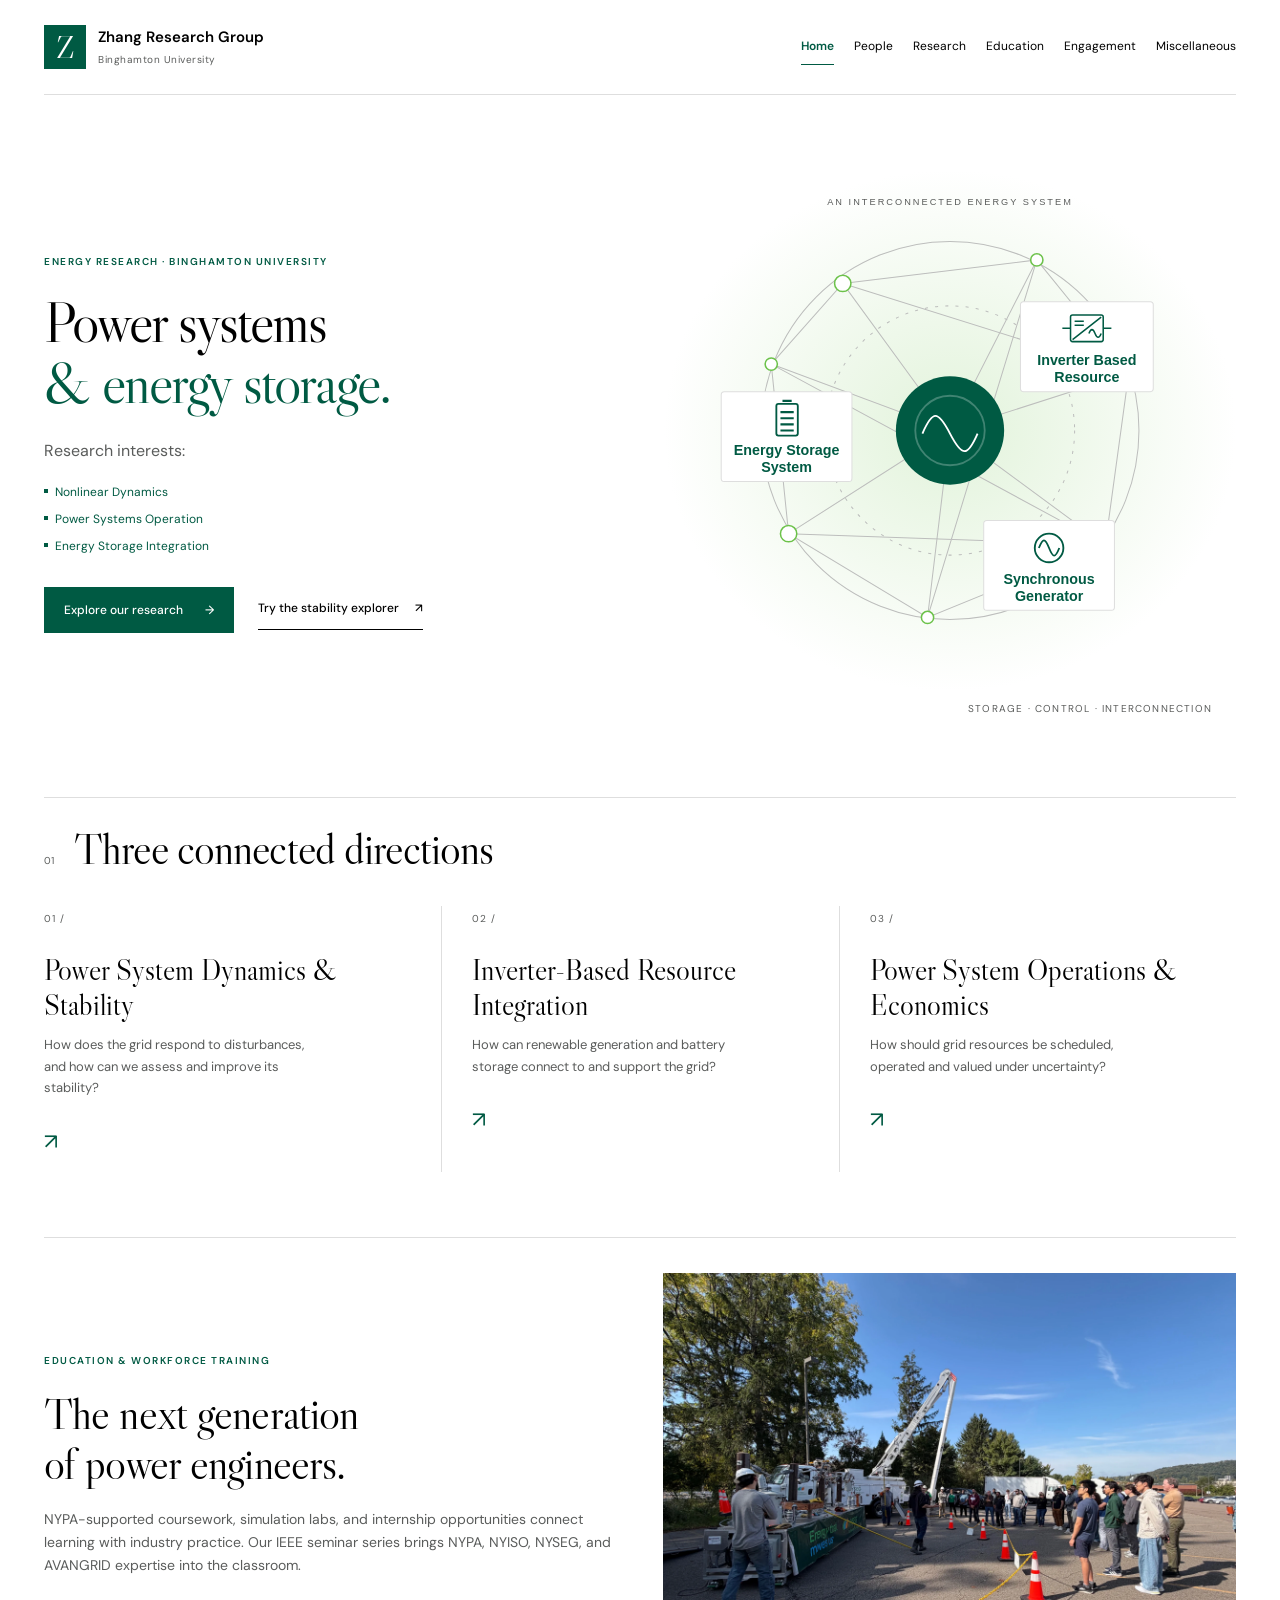
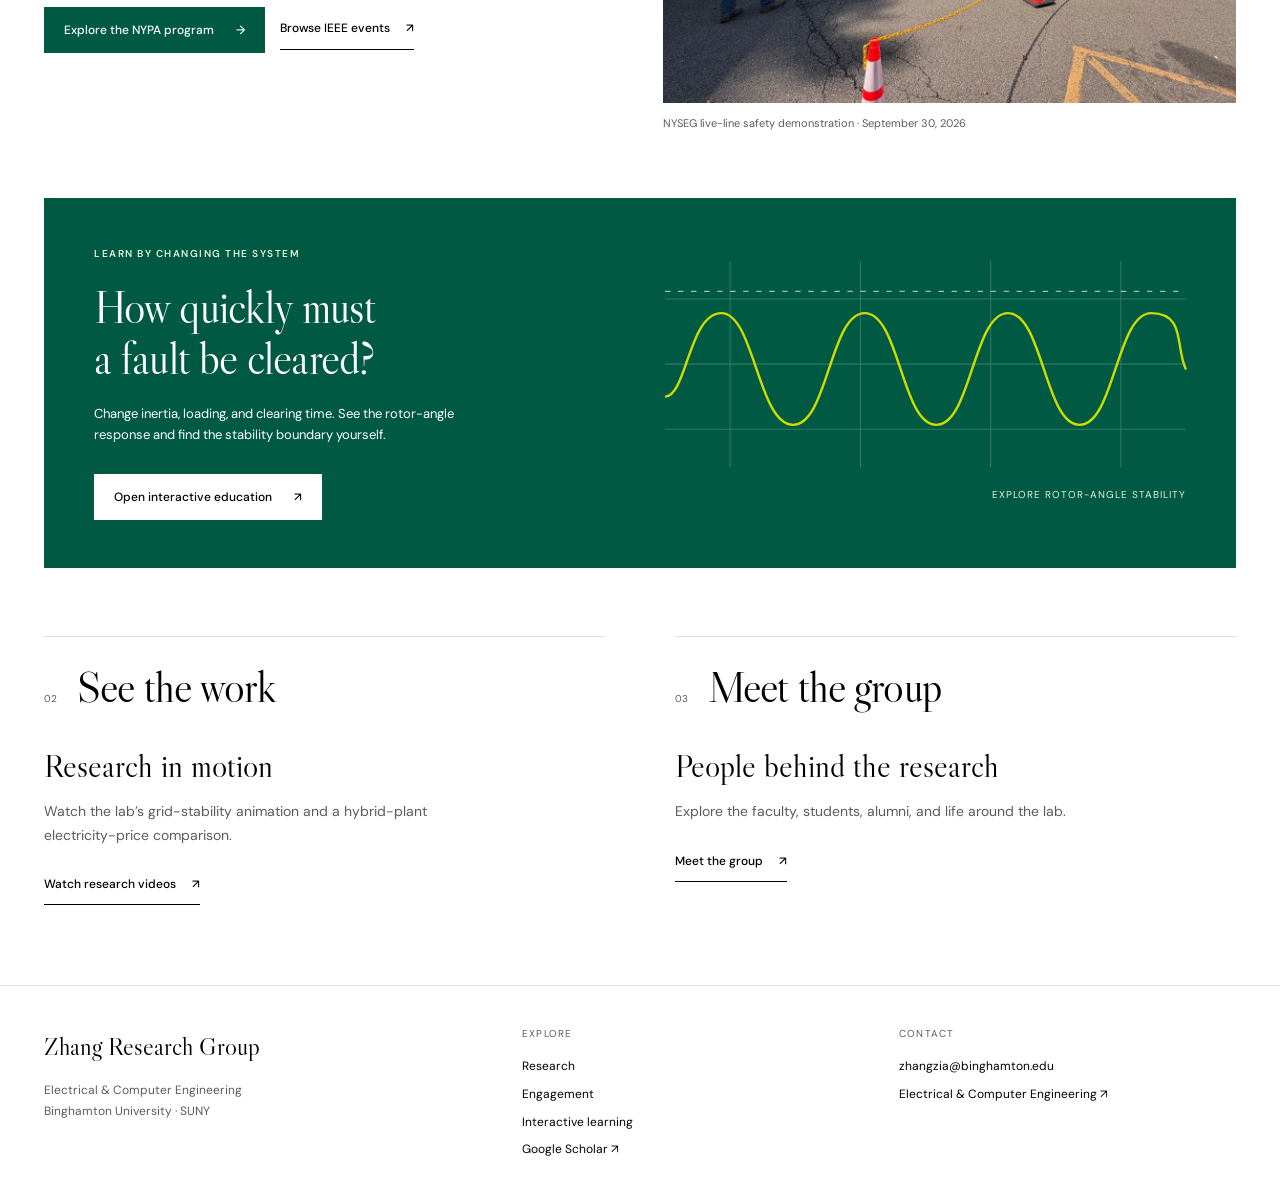
<file: index.html>
<!doctype html>
<html lang="en"><head><meta charset="utf-8"><meta name="viewport" content="width=device-width, initial-scale=1"><meta name="description" content="Power systems, energy storage, control and renewable integration research at Binghamton University."><title>Home · Zhang Research Group</title><link rel="stylesheet" href="site.css"><script src="site.js" defer></script></head>
<body><a class="skip" href="#main">Skip to content</a>
<header class="site-header shell"><a class="brand" href="index.html" aria-label="Zhang Research Group home"><span class="brand-mark" aria-hidden="true">Z</span><span>Zhang Research Group<small>Binghamton University</small></span></a><button class="menu-toggle" type="button" aria-expanded="false" aria-controls="site-nav">Menu <span aria-hidden="true">☰</span></button><nav id="site-nav" aria-label="Main navigation"><a href="index.html" aria-current="page">Home</a><a href="people.html">People</a><a href="research.html">Research</a><a href="education.html">Education</a><a href="engagement.html">Engagement</a><a href="miscellaneous.html">Miscellaneous</a></nav></header>
<main id="main" class="shell">
<section class="hero"><div class="hero-copy"><p class="eyebrow">Energy research · Binghamton University</p><h1 class="topic-title">Power systems<br><em>&amp; energy storage.</em></h1><p class="lead">Research interests:</p><ul class="hero-topics research-interests" aria-label="Research interests"><li>Nonlinear Dynamics</li><li>Power Systems Operation</li><li>Energy Storage Integration</li></ul><div class="actions"><a class="button primary" href="research.html">Explore our research <span aria-hidden="true">→</span></a><a class="text-link" href="stability.html">Try the stability explorer <span aria-hidden="true">↗</span></a></div></div><div class="hero-visual"><img src="energy-network.svg" alt="Illustration of an Energy Storage System, a Synchronous Generator, and an Inverter Based Resource connected to a power network"><span class="visual-caption">Storage · Control · Interconnection</span></div></section>
<section class="home-focus"><div class="section-label"><span>01</span><h2>Three connected directions</h2></div><div class="focus-grid"><a class="focus-item" href="research.html#stability"><span class="index">01 /</span><h3>Power System Dynamics &amp; Stability</h3><p>How does the grid respond to disturbances, and how can we assess and improve its stability?</p><span class="item-arrow" aria-hidden="true">↗</span></a><a class="focus-item" href="research.html#inverter-integration"><span class="index">02 /</span><h3>Inverter-Based Resource Integration</h3><p>How can renewable generation and battery storage connect to and support the grid?</p><span class="item-arrow" aria-hidden="true">↗</span></a><a class="focus-item" href="research.html#operations-economics"><span class="index">03 /</span><h3>Power System Operations &amp; Economics</h3><p>How should grid resources be scheduled, operated and valued under uncertainty?</p><span class="item-arrow" aria-hidden="true">↗</span></a></div></section>
<section class="home-training" aria-labelledby="home-training-title"><div><p class="eyebrow">Education &amp; workforce training</p><h2 id="home-training-title">The next generation<br>of power engineers.</h2><p>NYPA-supported coursework, simulation labs, and internship opportunities connect learning with industry practice. Our IEEE seminar series brings NYPA, NYISO, NYSEG, and AVANGRID expertise into the classroom.</p><div class="actions"><a class="button primary" href="workforce.html#nypa">Explore the NYPA program <span aria-hidden="true">→</span></a><a class="text-link" href="news.html#seminars">Browse IEEE events <span aria-hidden="true">↗</span></a></div></div><figure><img src="nyseg-live-line.webp" alt="Binghamton students attend NYSEG’s outdoor power-line safety demonstration" width="2400" height="1800" loading="lazy"><figcaption>NYSEG live-line safety demonstration · September 30, 2026</figcaption></figure></section>
<section class="feature-band"><div><p class="eyebrow">Learn by changing the system</p><h2>How quickly must<br>a fault be cleared?</h2><p>Change inertia, loading, and clearing time. See the rotor-angle response and find the stability boundary yourself.</p><a class="button light" href="education.html#interactive-learning">Open interactive education <span aria-hidden="true">↗</span></a></div><div class="wave-preview" aria-hidden="true"><svg viewBox="0 0 480 190"><path class="wave-grid" d="M0 35H480M0 95H480M0 155H480M60 0V190M180 0V190M300 0V190M420 0V190"/><path class="wave-boundary" d="M0 28H480"/><path class="wave" d="M0 125C20 125 22 48 52 48S86 151 118 151S152 48 184 48S218 151 250 151S284 48 316 48S350 151 382 151S416 48 448 48S470 80 480 100"/></svg><span>Explore rotor-angle stability</span></div></section>
<section class="home-bottom"><div><div class="section-label"><span>02</span><h2>See the work</h2></div><h3>Research in motion</h3><p>Watch the lab’s grid-stability animation and a hybrid-plant electricity-price comparison.</p><a class="text-link" href="research.html#videos">Watch research videos <span aria-hidden="true">↗</span></a></div><div><div class="section-label"><span>03</span><h2>Meet the group</h2></div><h3>People behind the research</h3><p>Explore the faculty, students, alumni, and life around the lab.</p><a class="text-link" href="people.html">Meet the group <span aria-hidden="true">↗</span></a></div></section></main>
<footer class="site-footer"><div class="shell footer-grid"><div><a class="footer-brand" href="index.html">Zhang Research Group</a><p>Electrical &amp; Computer Engineering<br>Binghamton University · SUNY</p></div><div><span class="footer-label">Explore</span><a href="research.html">Research</a><a href="engagement.html">Engagement</a><a href="education.html#interactive-learning">Interactive learning</a><a href="https://scholar.google.com/citations?user=-mVFdG4AAAAJ" target="_blank" rel="noopener">Google Scholar ↗</a></div><div><span class="footer-label">Contact</span><a href="mailto:zhangzia@binghamton.edu">zhangzia@binghamton.edu</a><a href="https://www.binghamton.edu/electrical-computer-engineering/" target="_blank" rel="noopener">Electrical &amp; Computer Engineering ↗</a></div></div></footer></body></html>
</file>
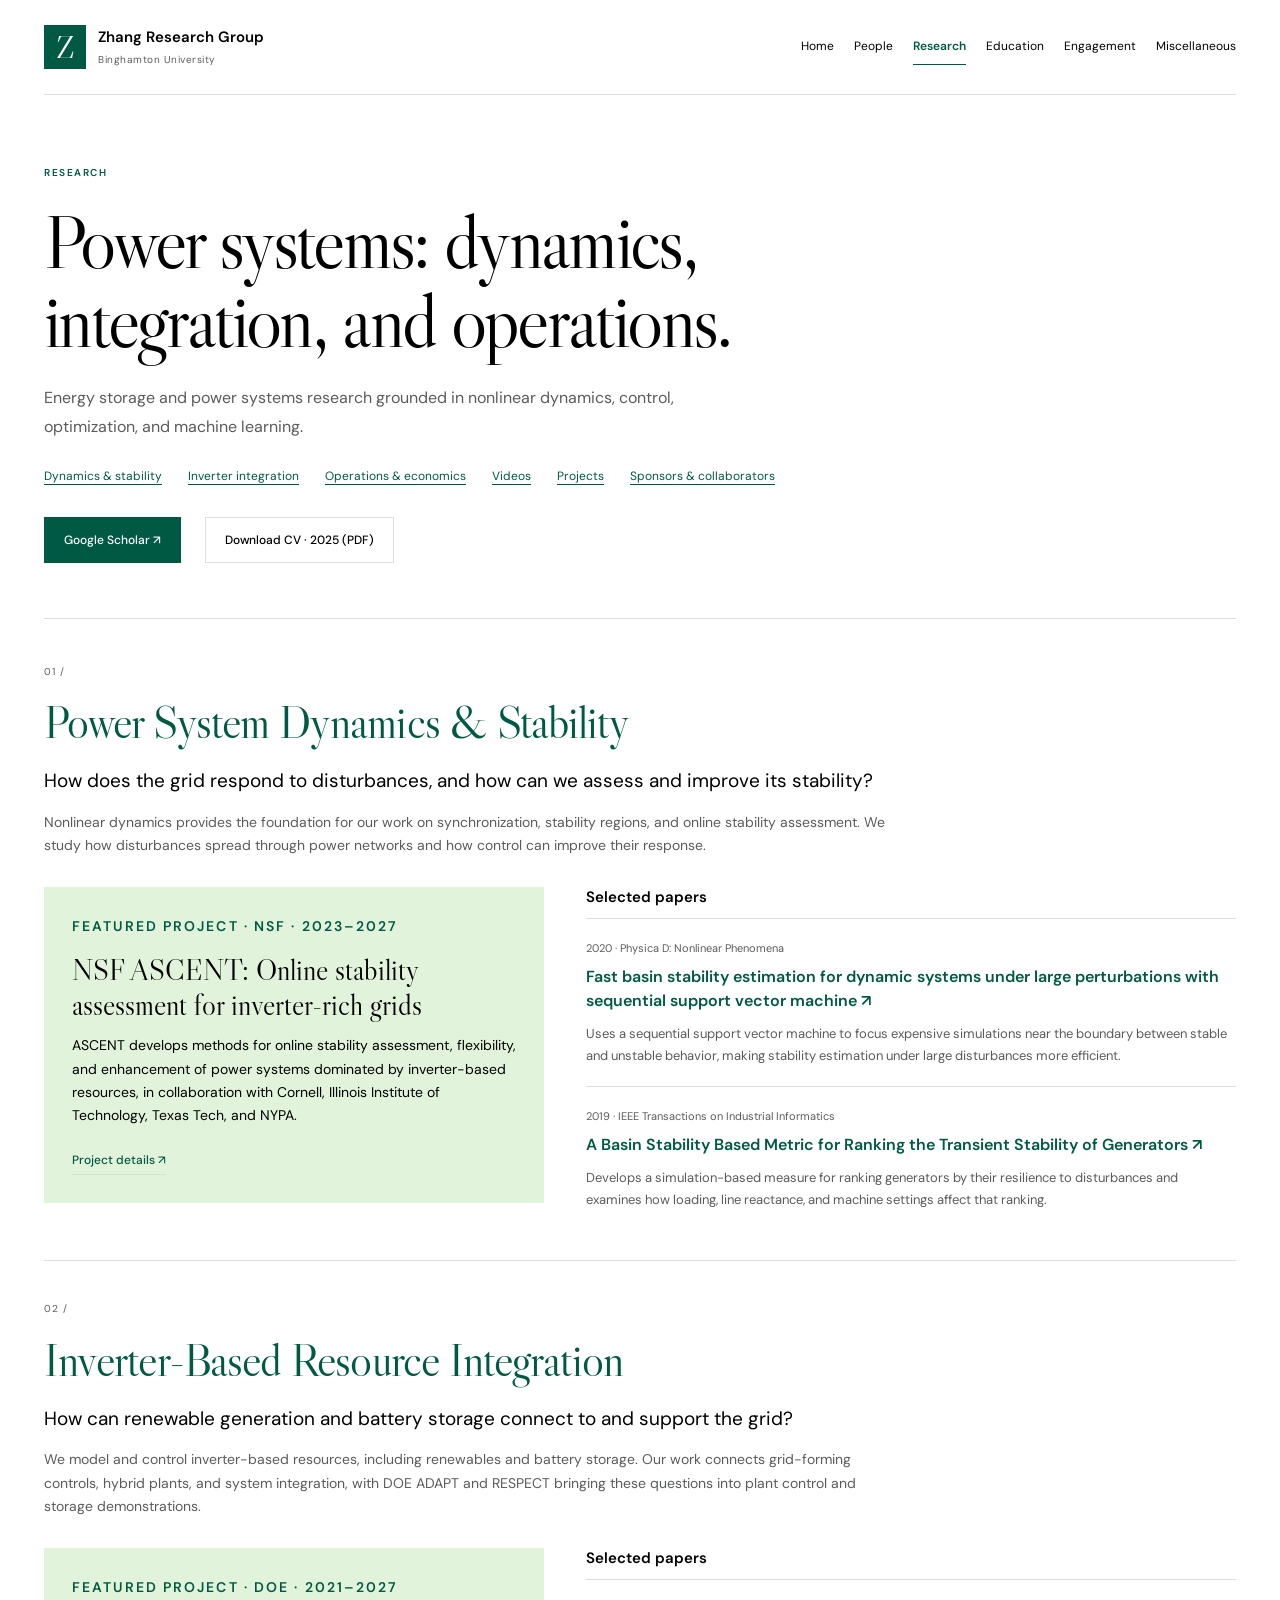
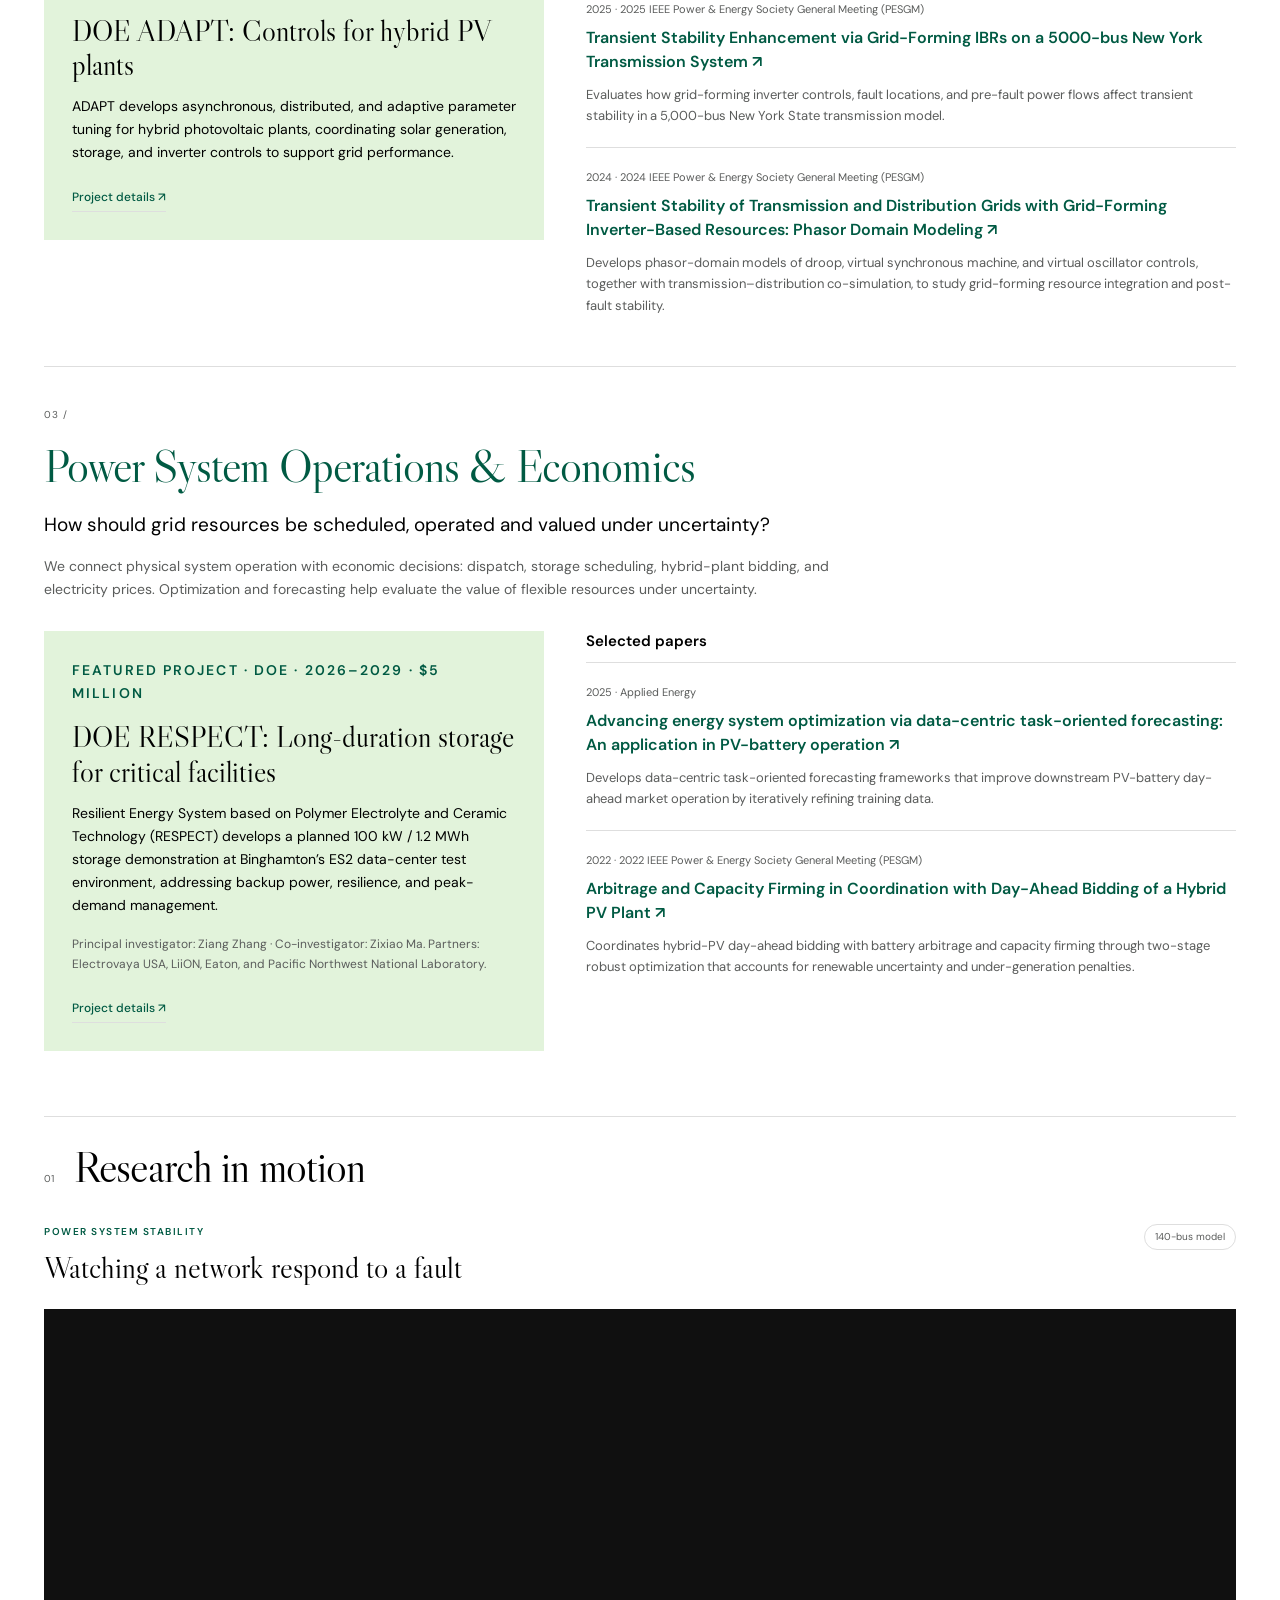
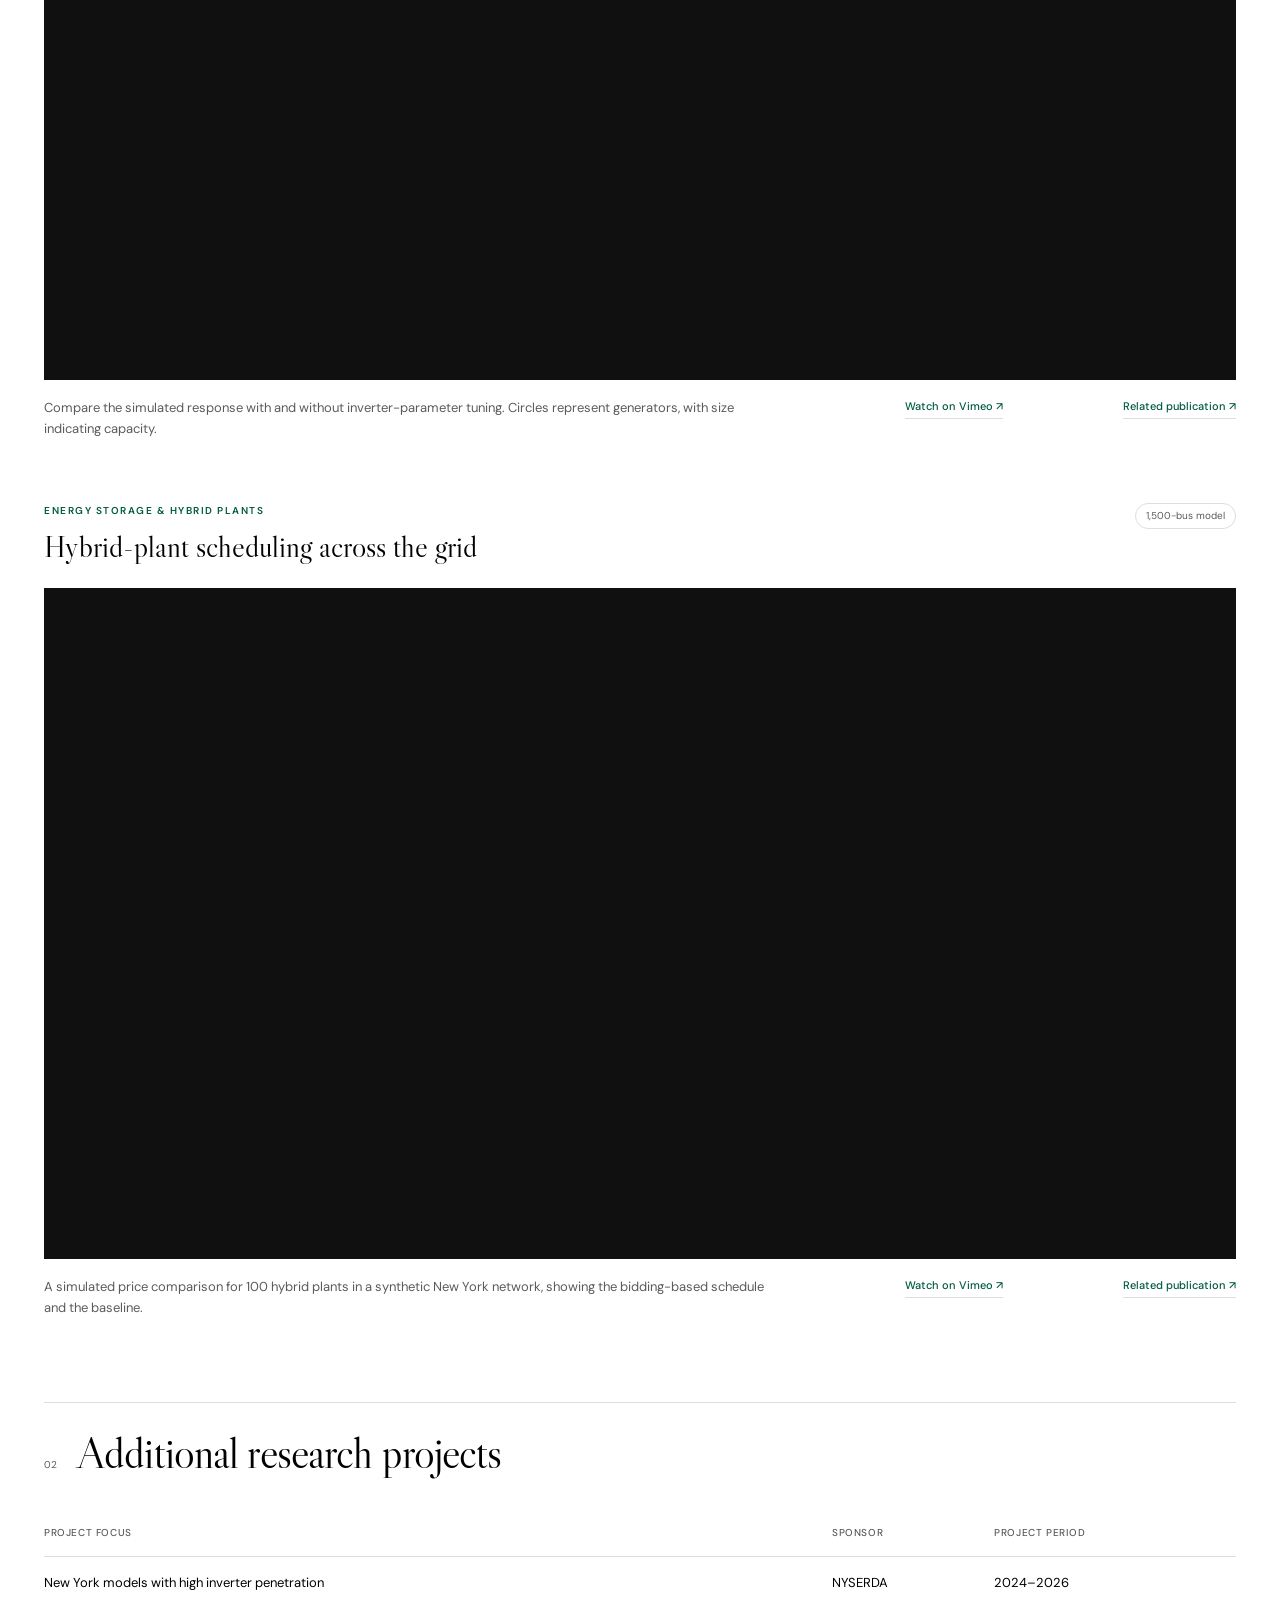
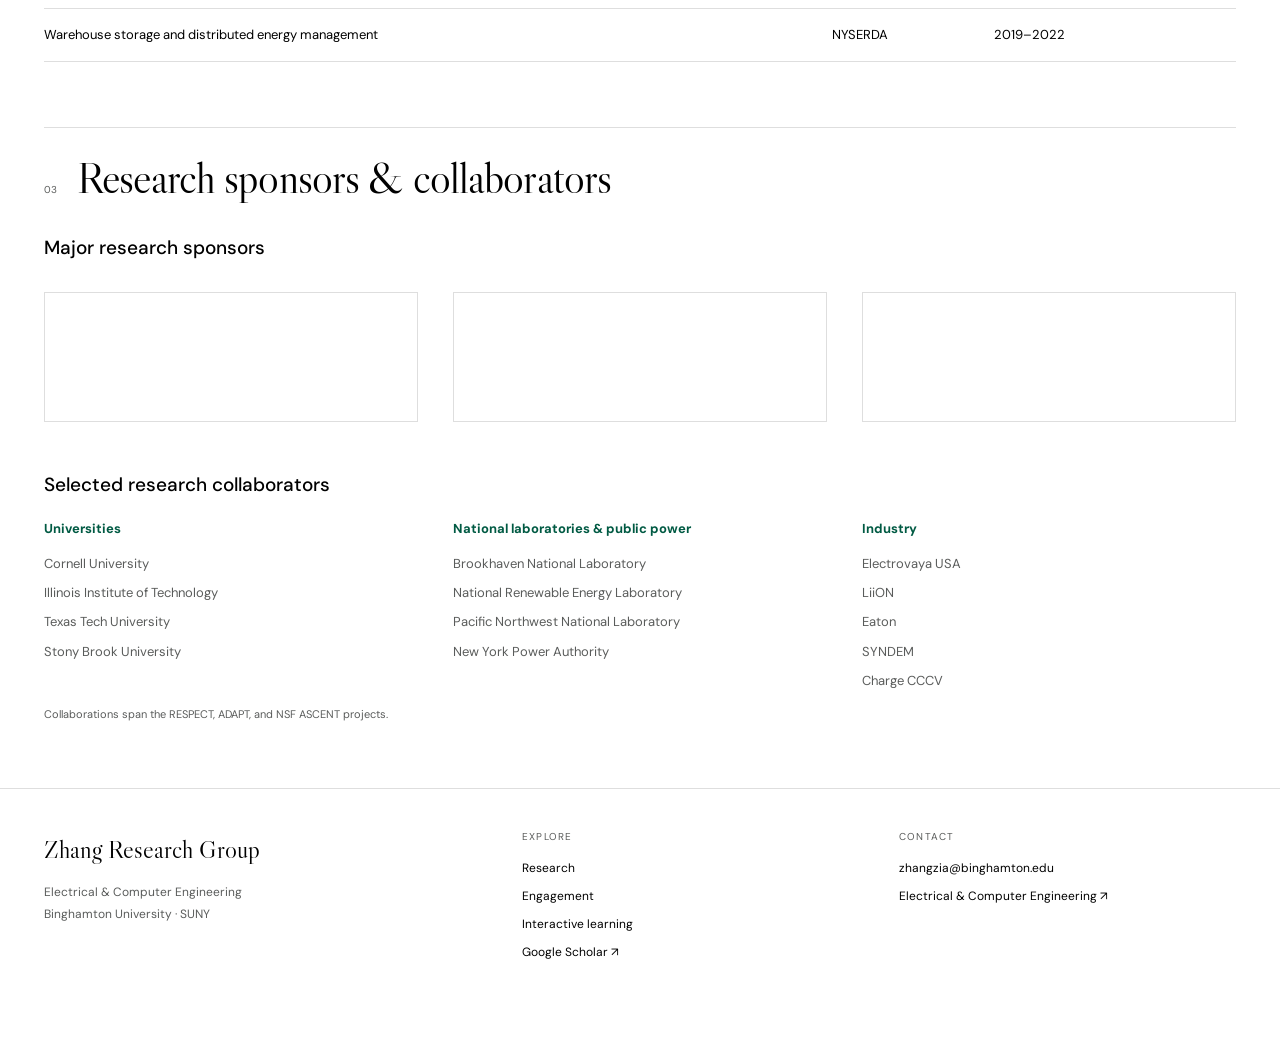
<file: about.html>
<!doctype html><html lang="en"><head><meta charset="utf-8"><meta name="viewport" content="width=device-width, initial-scale=1"><meta name="description" content="Learn about the Zhang Research Group’s work and people."><meta http-equiv="refresh" content="0; url=research.html"><title>About the group · Zhang Research Group</title></head><body><main><h1>About the group</h1><p><a href="research.html">Explore our research</a> or <a href="people.html">meet the group</a>.</p></main></body></html>
</file>
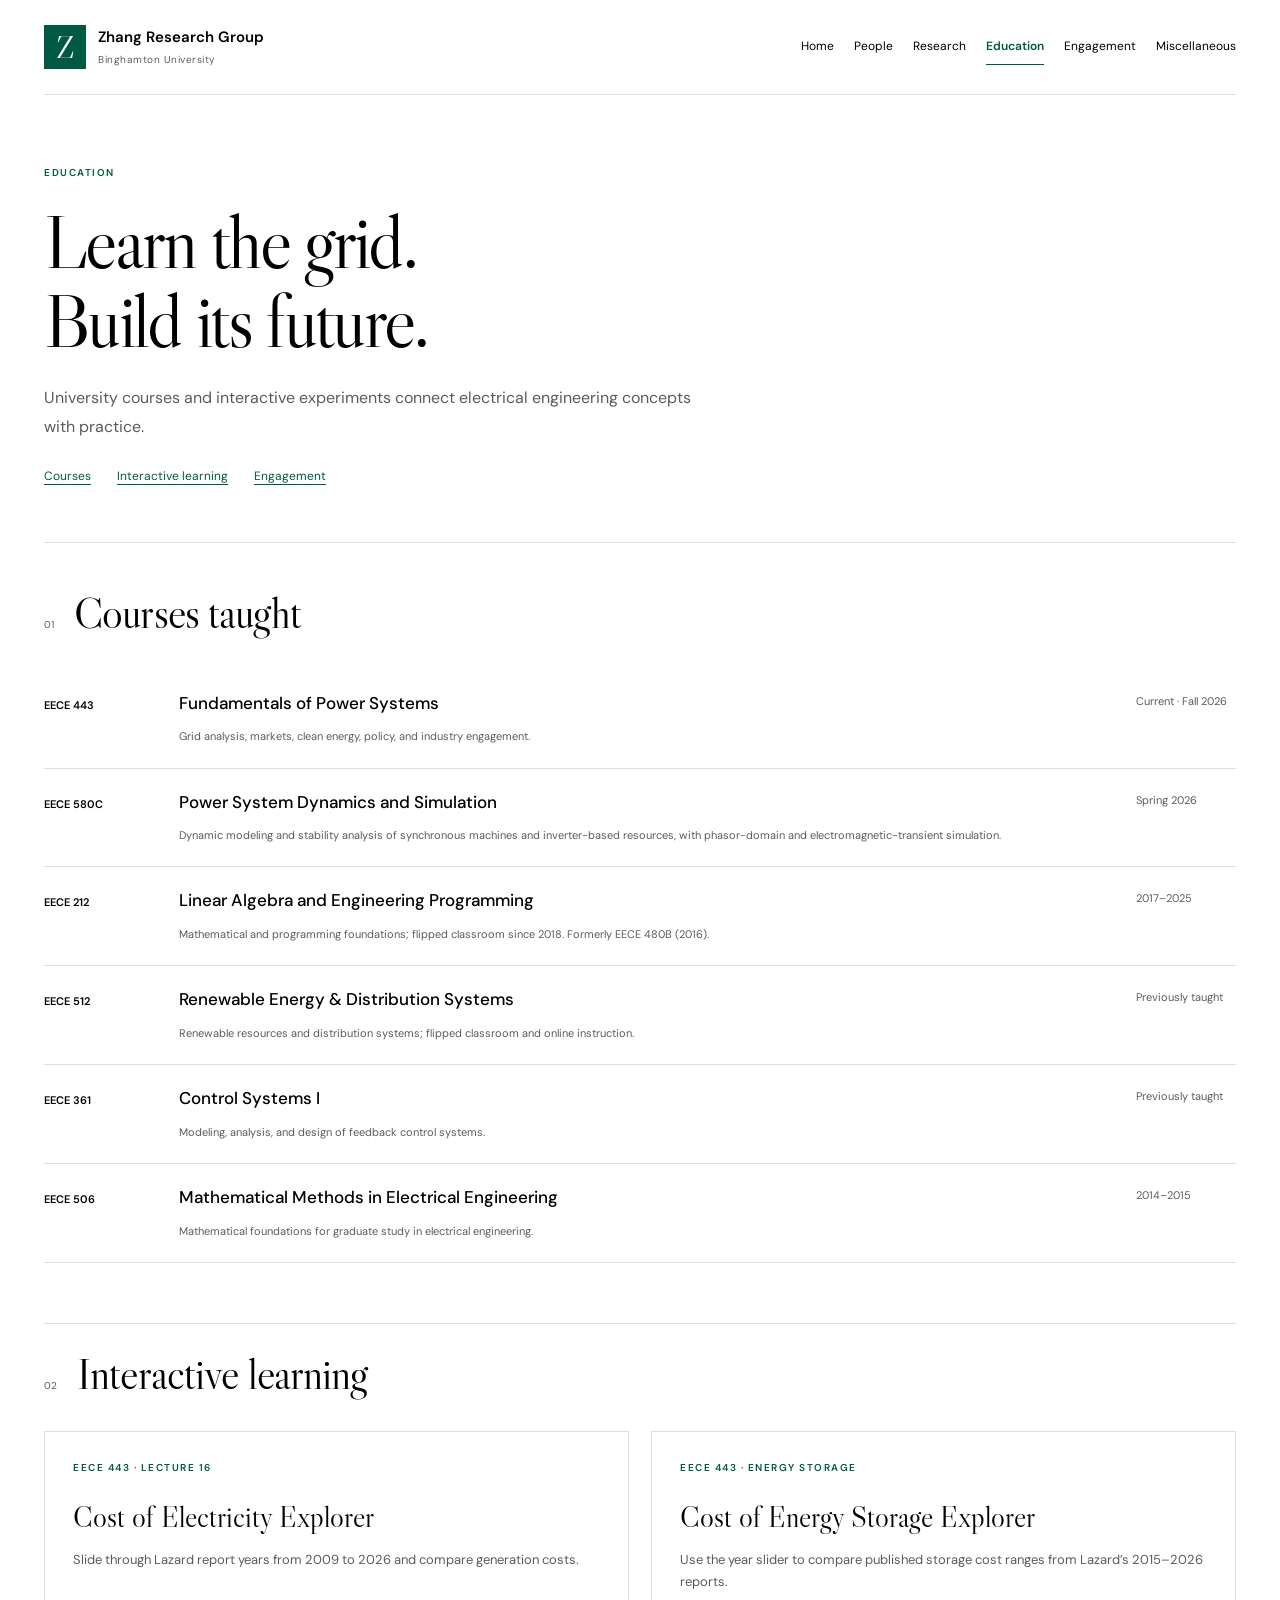
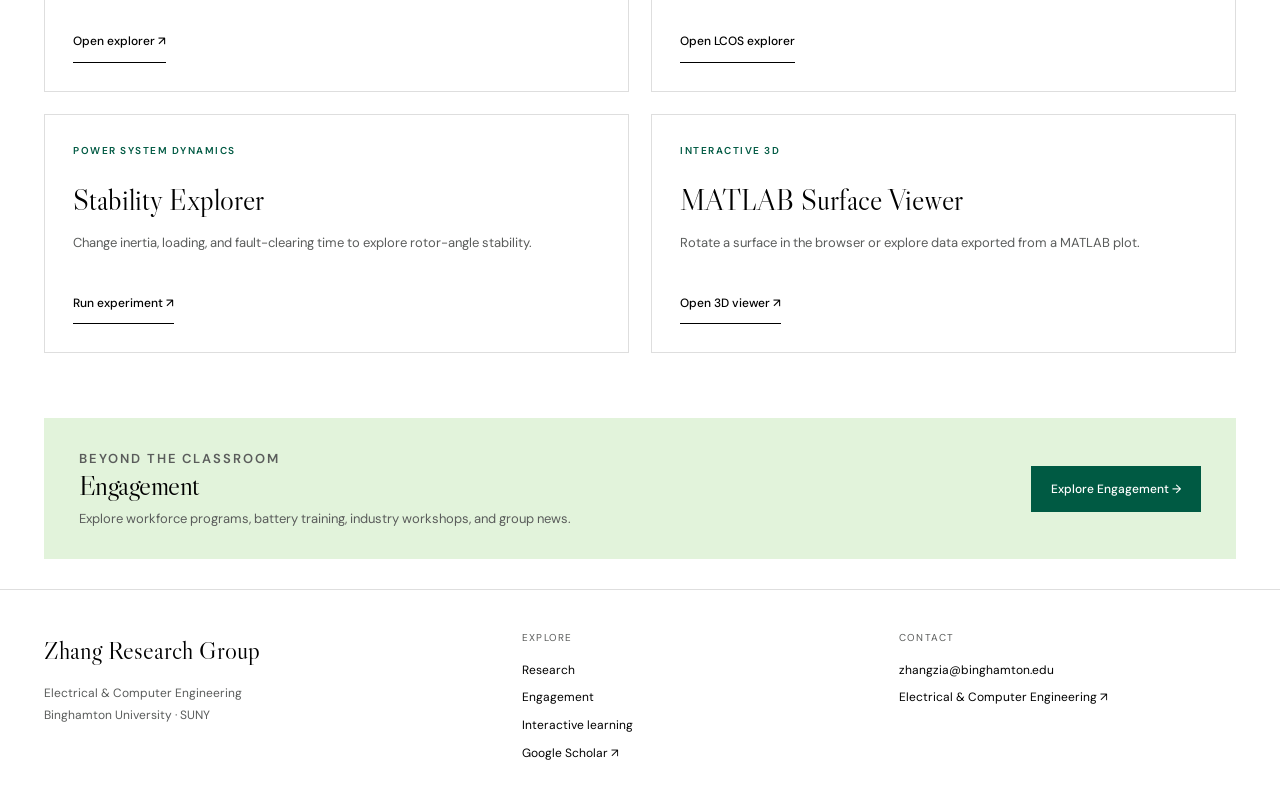
<file: education.html>
<!doctype html>
<html lang="en"><head><meta charset="utf-8"><meta name="viewport" content="width=device-width, initial-scale=1"><meta name="description" content="University courses and interactive power-system learning tools."><title>Education · Zhang Research Group</title><link rel="stylesheet" href="site.css"><script src="site.js" defer></script></head><body><a class="skip" href="#main">Skip to content</a><header class="site-header shell"><a class="brand" href="index.html" aria-label="Zhang Research Group home"><span class="brand-mark" aria-hidden="true">Z</span><span>Zhang Research Group<small>Binghamton University</small></span></a><button class="menu-toggle" type="button" aria-expanded="false" aria-controls="site-nav">Menu <span aria-hidden="true">☰</span></button><nav id="site-nav" aria-label="Main navigation"><a href="index.html">Home</a><a href="people.html">People</a><a href="research.html">Research</a><a href="education.html" aria-current="page">Education</a><a href="engagement.html">Engagement</a><a href="miscellaneous.html">Miscellaneous</a></nav></header><main id="main" class="shell"><section class="page-intro"><p class="eyebrow">Education</p><h1>Learn the grid.<br>Build its future.</h1><p class="lead">University courses and interactive experiments connect electrical engineering concepts with practice.</p><div class="education-links"><a href="#courses">Courses</a><a href="#interactive-learning">Interactive learning</a><a href="engagement.html">Engagement</a></div></section><section id="courses" class="people-section"><div class="section-label"><span>01</span><h2>Courses taught</h2></div><div class="course-list"><article><span class="course-code">EECE 443</span><div><h3>Fundamentals of Power Systems</h3><p class="small">Grid analysis, markets, clean energy, policy, and industry engagement.</p></div><span class="small">Current · Fall 2026</span></article><article><span class="course-code">EECE 580C</span><div><h3>Power System Dynamics and Simulation</h3><p class="small">Dynamic modeling and stability analysis of synchronous machines and inverter-based resources, with phasor-domain and electromagnetic-transient simulation.</p></div><span class="small">Spring 2026</span></article><article><span class="course-code">EECE 212</span><div><h3>Linear Algebra and Engineering Programming</h3><p class="small">Mathematical and programming foundations; flipped classroom since 2018. Formerly EECE 480B (2016).</p></div><span class="small">2017–2025</span></article><article><span class="course-code">EECE 512</span><div><h3>Renewable Energy &amp; Distribution Systems</h3><p class="small">Renewable resources and distribution systems; flipped classroom and online instruction.</p></div><span class="small">Previously taught</span></article><article><span class="course-code">EECE 361</span><div><h3>Control Systems I</h3><p class="small">Modeling, analysis, and design of feedback control systems.</p></div><span class="small">Previously taught</span></article><article><span class="course-code">EECE 506</span><div><h3>Mathematical Methods in Electrical Engineering</h3><p class="small">Mathematical foundations for graduate study in electrical engineering.</p></div><span class="small">2014–2015</span></article></div></section><section id="interactive-learning" class="project-section"><div class="section-label"><span>02</span><h2>Interactive learning</h2></div><div class="tool-grid"><a class="tool-card" id="lcoe-explorer" href="lcoe.html"><span class="eyebrow">EECE 443 · Lecture 16</span><h3>Cost of Electricity Explorer</h3><p>Slide through Lazard report years from 2009 to 2026 and compare generation costs.</p><span class="text-link">Open explorer ↗</span></a><a class="tool-card" id="lcos-explorer" href="lcos.html"><span class="eyebrow">EECE 443 · Energy storage</span><h3>Cost of Energy Storage Explorer</h3><p>Use the year slider to compare published storage cost ranges from Lazard’s 2015–2026 reports.</p><span class="text-link">Open LCOS explorer</span></a><a class="tool-card" href="stability.html"><span class="eyebrow">Power system dynamics</span><h3>Stability Explorer</h3><p>Change inertia, loading, and fault-clearing time to explore rotor-angle stability.</p><span class="text-link">Run experiment ↗</span></a><a class="tool-card" href="matlab-3d.html"><span class="eyebrow">Interactive 3D</span><h3>MATLAB Surface Viewer</h3><p>Rotate a surface in the browser or explore data exported from a MATLAB plot.</p><span class="text-link">Open 3D viewer ↗</span></a></div></section><section class="page-callout" id="nypa"><div><span id="ieee-events"></span><p class="eyebrow">Beyond the classroom</p><h2>Engagement</h2><p>Explore workforce programs, battery training, industry workshops, and group news.</p></div><a class="button primary" href="engagement.html">Explore Engagement →</a></section></main><footer class="site-footer"><div class="shell footer-grid"><div><a class="footer-brand" href="index.html">Zhang Research Group</a><p>Electrical &amp; Computer Engineering<br>Binghamton University · SUNY</p></div><div><span class="footer-label">Explore</span><a href="research.html">Research</a><a href="engagement.html">Engagement</a><a href="education.html#interactive-learning">Interactive learning</a><a href="https://scholar.google.com/citations?user=-mVFdG4AAAAJ" target="_blank" rel="noopener">Google Scholar ↗</a></div><div><span class="footer-label">Contact</span><a href="mailto:zhangzia@binghamton.edu">zhangzia@binghamton.edu</a><a href="https://www.binghamton.edu/electrical-computer-engineering/" target="_blank" rel="noopener">Electrical &amp; Computer Engineering ↗</a></div></div></footer></body></html>
</file>
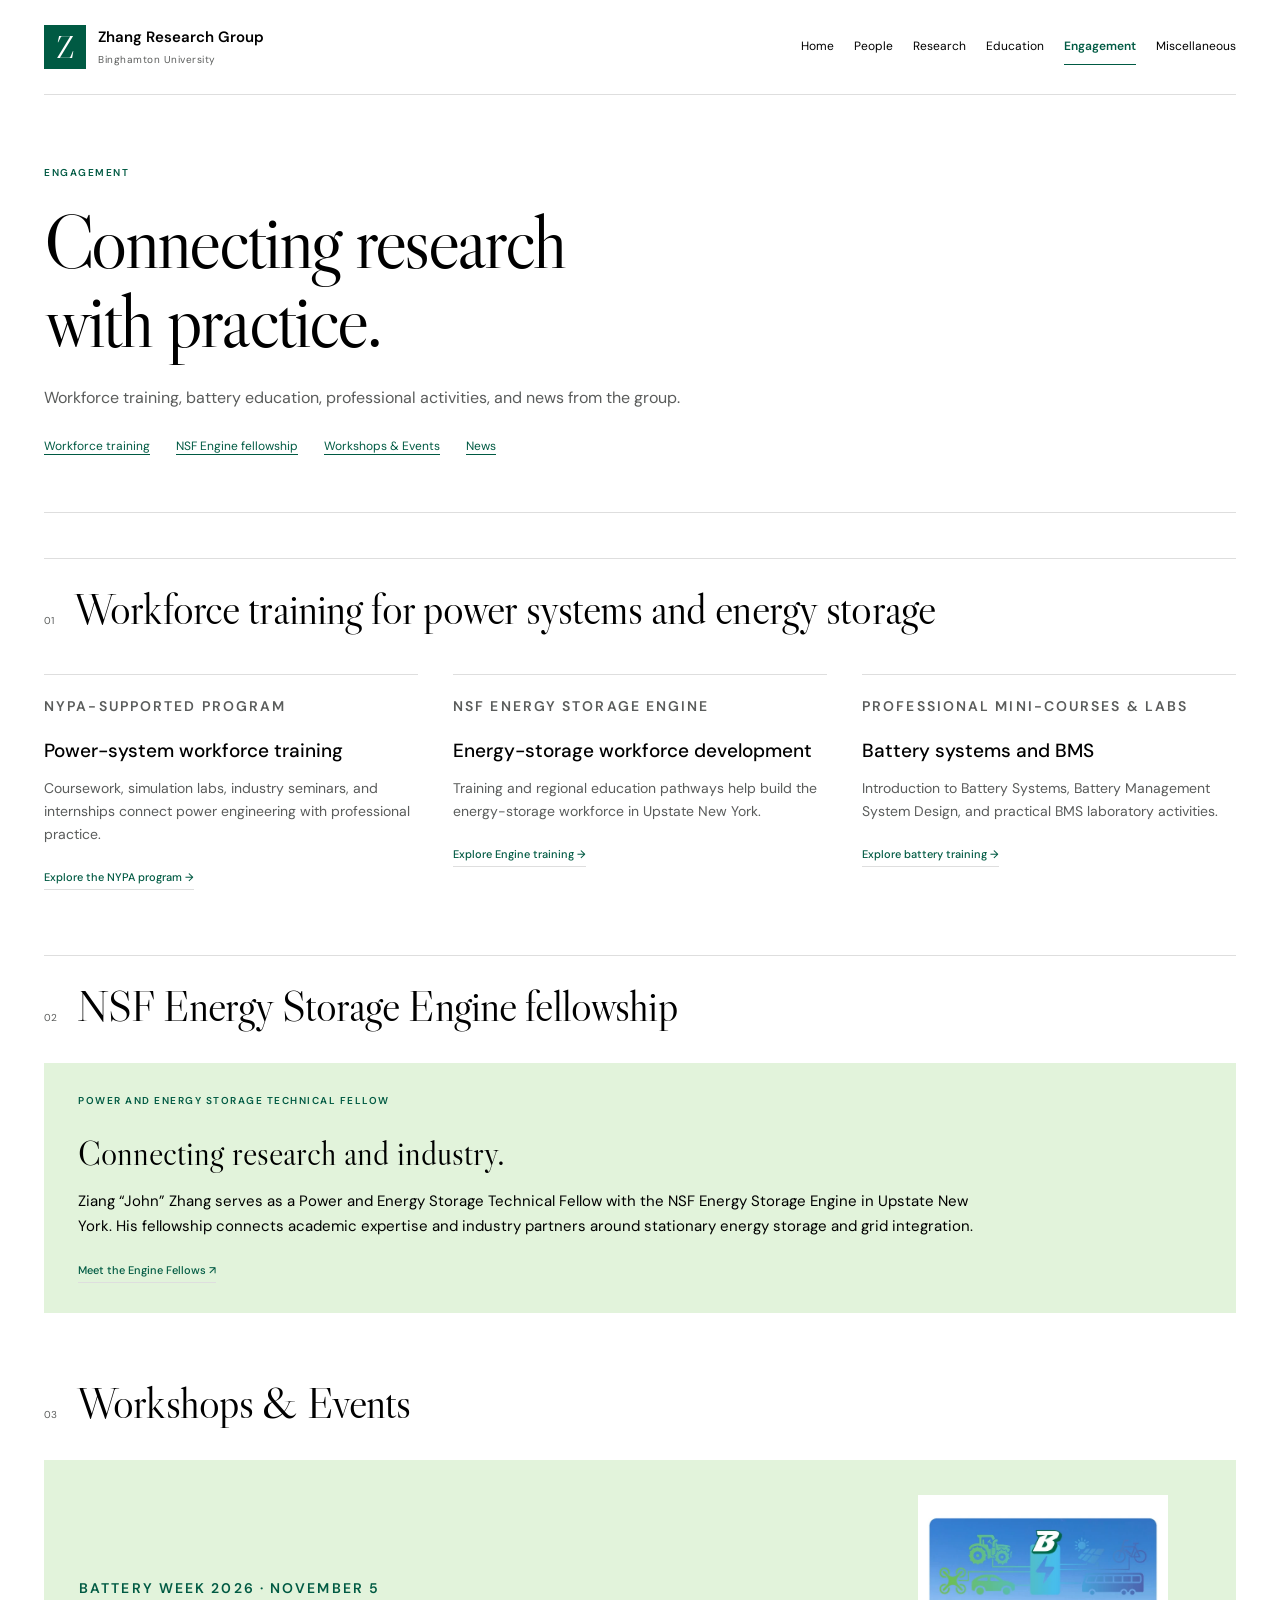
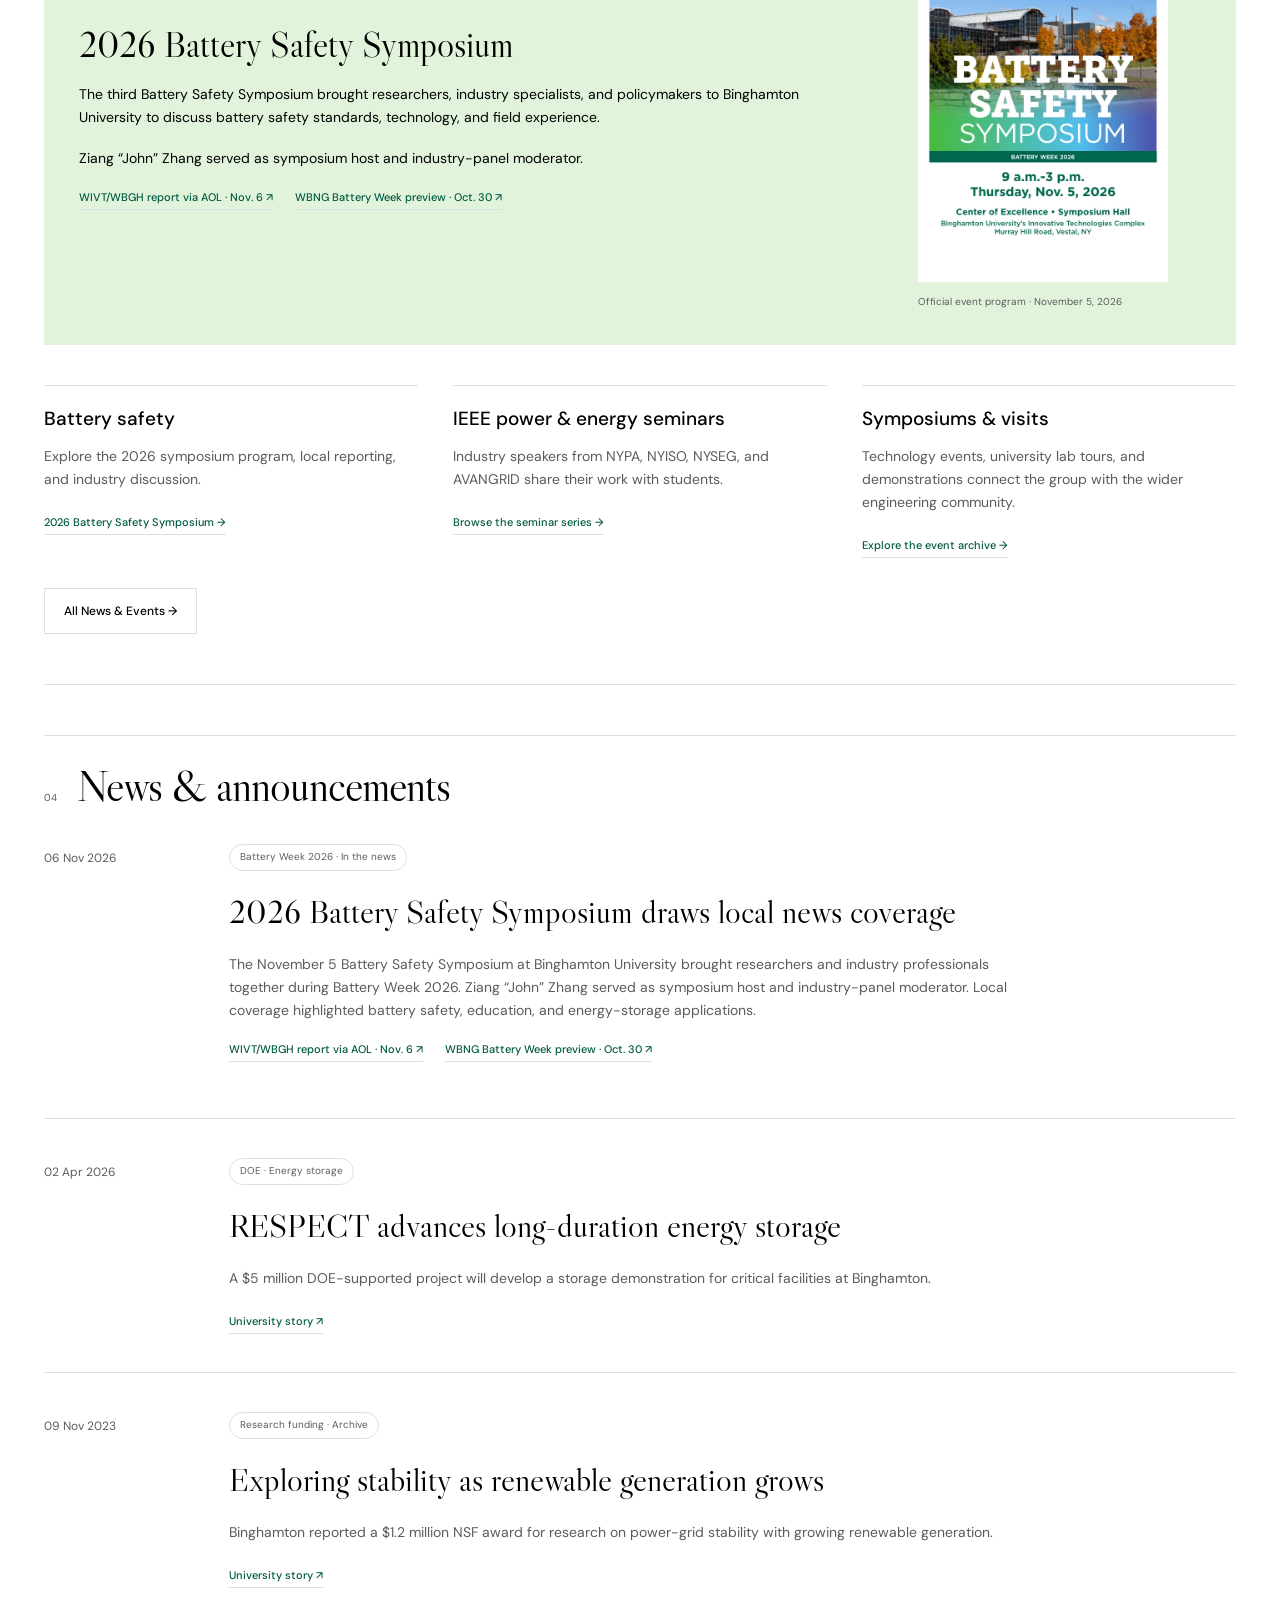
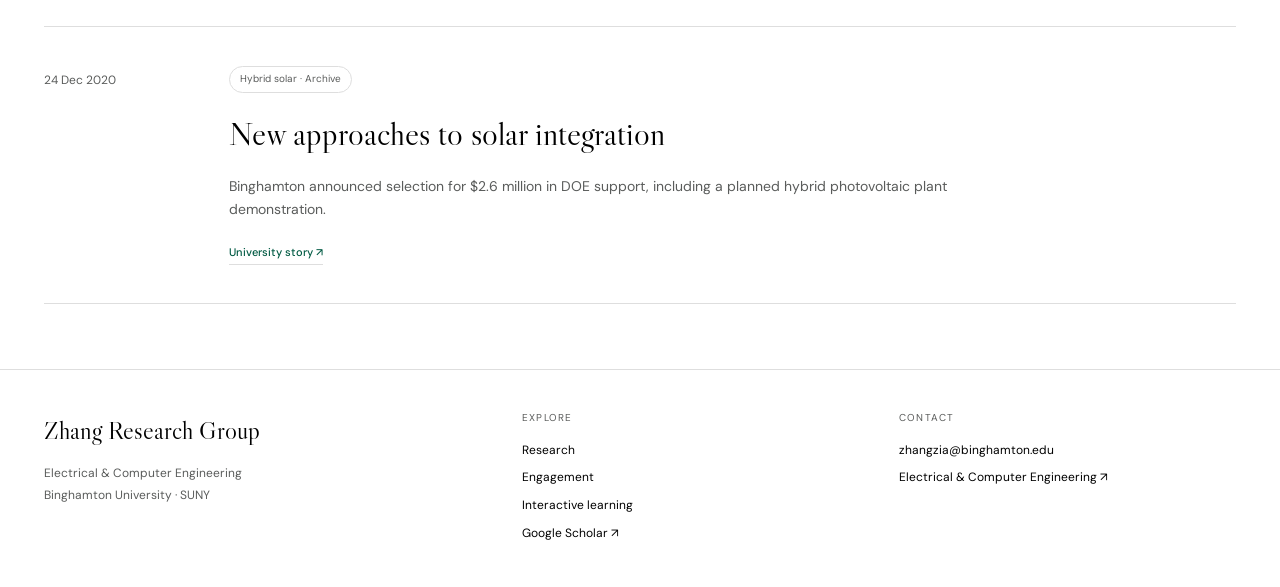
<file: engagement.html>
<!doctype html><html lang="en"><head><meta charset="utf-8"><meta name="viewport" content="width=device-width, initial-scale=1"><meta name="description" content="Workforce training, battery education, NSF Engine fellowship, IEEE activities, workshops, and news from the Zhang Research Group."><title>Engagement · Zhang Research Group</title><link rel="stylesheet" href="site.css"><script src="site.js" defer></script></head><body><a class="skip" href="#main">Skip to content</a><header class="site-header shell"><a class="brand" href="index.html" aria-label="Zhang Research Group home"><span class="brand-mark" aria-hidden="true">Z</span><span>Zhang Research Group<small>Binghamton University</small></span></a><button class="menu-toggle" type="button" aria-expanded="false" aria-controls="site-nav">Menu <span aria-hidden="true">☰</span></button><nav id="site-nav" aria-label="Main navigation"><a href="index.html">Home</a><a href="people.html">People</a><a href="research.html">Research</a><a href="education.html">Education</a><a href="engagement.html" aria-current="page">Engagement</a><a href="miscellaneous.html">Miscellaneous</a></nav></header><main id="main" class="shell"><section class="page-intro"><p class="eyebrow">Engagement</p><h1>Connecting research<br>with practice.</h1><p class="lead">Workforce training, battery education, professional activities, and news from the group.</p><div class="education-links"><a href="#workforce">Workforce training</a><a href="#engine">NSF Engine fellowship</a><a href="#events">Workshops &amp; Events</a><a href="#news">News</a></div></section>
<section class="project-section" id="workforce"><div class="section-label"><span>01</span><h2>Workforce training for power systems and energy storage</h2></div><div class="training-paths"><article><p class="eyebrow">NYPA-supported program</p><h3>Power-system workforce training</h3><p>Coursework, simulation labs, industry seminars, and internships connect power engineering with professional practice.</p><a class="source" href="workforce.html#nypa">Explore the NYPA program →</a></article><article><p class="eyebrow">NSF Energy Storage Engine</p><h3>Energy-storage workforce development</h3><p>Training and regional education pathways help build the energy-storage workforce in Upstate New York.</p><a class="source" href="workforce.html#engine">Explore Engine training →</a></article><article><p class="eyebrow">Professional mini-courses &amp; labs</p><h3>Battery systems and BMS</h3><p>Introduction to Battery Systems, Battery Management System Design, and practical BMS laboratory activities.</p><a class="source" href="workforce.html#mini-courses">Explore battery training →</a></article></div></section>
<section class="project-section" id="engine"><div class="section-label"><span>02</span><h2>NSF Energy Storage Engine fellowship</h2></div><article class="featured-project"><p class="eyebrow">Power and Energy Storage Technical Fellow</p><h3>Connecting research and industry.</h3><p>Ziang “John” Zhang serves as a Power and Energy Storage Technical Fellow with the NSF Energy Storage Engine in Upstate New York. His fellowship connects academic expertise and industry partners around stationary energy storage and grid integration.</p><a class="source" href="https://upstatenyengine.org/meet-the-inaugural-nsf-energy-storage-engine-fellows/" target="_blank" rel="noopener">Meet the Engine Fellows ↗</a></article></section>
<section class="industry-events" id="events"><div class="section-label"><span>03</span><h2>Workshops &amp; Events</h2></div><article class="symposium-feature"><div><p class="eyebrow">Battery Week 2026 · November 5</p><h3>2026 Battery Safety Symposium</h3><p>The third Battery Safety Symposium brought researchers, industry specialists, and policymakers to Binghamton University to discuss battery safety standards, technology, and field experience.</p><p>Ziang “John” Zhang served as symposium host and industry-panel moderator.</p><p class="coverage-links"><a class="source" href="https://www.aol.com/articles/technology-leaders-gather-bu-battery-223351000.html" target="_blank" rel="noopener">WIVT/WBGH report via AOL · Nov. 6 ↗</a><a class="source" href="https://www.wbng.com/2026/10/30/binghamton-university-new-energy-new-york-brings-back-battery-week-another-year/" target="_blank" rel="noopener">WBNG Battery Week preview · Oct. 30 ↗</a></p></div><figure><a href="https://events.vtools.ieee.org/event_media/download/109337" target="_blank" rel="noopener"><img src="battery-safety-2026-program.webp" alt="Official program cover for the Battery Safety Symposium on November 5, 2026" width="600" height="928" loading="lazy"></a><figcaption>Official event program · November 5, 2026</figcaption></figure></article><div class="training-paths"><article><h3>Battery safety</h3><p>Explore the 2026 symposium program, local reporting, and industry discussion.</p><a class="source" href="news.html#battery-safety-2026">2026 Battery Safety Symposium →</a></article><article><h3>IEEE power &amp; energy seminars</h3><p>Industry speakers from NYPA, NYISO, NYSEG, and AVANGRID share their work with students.</p><a class="source" href="news.html#seminars">Browse the seminar series →</a></article><article><h3>Symposiums &amp; visits</h3><p>Technology events, university lab tours, and demonstrations connect the group with the wider engineering community.</p><a class="source" href="news.html#stts2019">Explore the event archive →</a></article></div><div class="actions"><a class="button secondary" href="news.html">All News &amp; Events →</a></div></section><section id="news" class="project-section"><div class="section-label"><span>04</span><h2>News &amp; announcements</h2></div><div class="news-list"><article id="symposium-2026-coverage"><time datetime="2026-11-06">06 Nov 2026</time><div><span class="tag">Battery Week 2026 · In the news</span><h3>2026 Battery Safety Symposium draws local news coverage</h3><p>The November 5 Battery Safety Symposium at Binghamton University brought researchers and industry professionals together during Battery Week 2026. Ziang “John” Zhang served as symposium host and industry-panel moderator. Local coverage highlighted battery safety, education, and energy-storage applications.</p><p class="coverage-links"><a class="source" href="https://www.aol.com/articles/technology-leaders-gather-bu-battery-223351000.html" target="_blank" rel="noopener">WIVT/WBGH report via AOL · Nov. 6 ↗</a><a class="source" href="https://www.wbng.com/2026/10/30/binghamton-university-new-energy-new-york-brings-back-battery-week-another-year/" target="_blank" rel="noopener">WBNG Battery Week preview · Oct. 30 ↗</a></p></div></article><article><time datetime="2026-04-02">02 Apr 2026</time><div><span class="tag">DOE · Energy storage</span><h3>RESPECT advances long-duration energy storage</h3><p>A $5 million DOE-supported project will develop a storage demonstration for critical facilities at Binghamton.</p><a class="source" href="https://www.binghamton.edu/news/story/6149/department-of-energy-awards-5-million-to-binghamton-university-research-to-advance-long-duration-energy-storage" target="_blank" rel="noopener">University story ↗</a></div></article><article><time datetime="2023-11-09">09 Nov 2023</time><div><span class="tag">Research funding · Archive</span><h3>Exploring stability as renewable generation grows</h3><p>Binghamton reported a $1.2 million NSF award for research on power-grid stability with growing renewable generation.</p><a class="source" href="https://www.binghamton.edu/news/story/4621/researchers-win-1.2-million-nsf-award-to-test-stability-of-power-grids-as-more-renewables-added" target="_blank" rel="noopener">University story <span aria-hidden="true">↗</span></a></div></article><article><time datetime="2020-12-24">24 Dec 2020</time><div><span class="tag">Hybrid solar · Archive</span><h3>New approaches to solar integration</h3><p>Binghamton announced selection for $2.6 million in DOE support, including a planned hybrid photovoltaic plant demonstration.</p><a class="source" href="https://www.binghamton.edu/news/story/2827/binghamton-team-to-lead-2.6-million-research-into-solar-energy-and-power-grids" target="_blank" rel="noopener">University story <span aria-hidden="true">↗</span></a></div></article></div></section></main><footer class="site-footer"><div class="shell footer-grid"><div><a class="footer-brand" href="index.html">Zhang Research Group</a><p>Electrical &amp; Computer Engineering<br>Binghamton University · SUNY</p></div><div><span class="footer-label">Explore</span><a href="research.html">Research</a><a href="engagement.html">Engagement</a><a href="education.html#interactive-learning">Interactive learning</a><a href="https://scholar.google.com/citations?user=-mVFdG4AAAAJ" target="_blank" rel="noopener">Google Scholar ↗</a></div><div><span class="footer-label">Contact</span><a href="mailto:zhangzia@binghamton.edu">zhangzia@binghamton.edu</a><a href="https://www.binghamton.edu/electrical-computer-engineering/" target="_blank" rel="noopener">Electrical &amp; Computer Engineering ↗</a></div></div></footer></body></html>
</file>
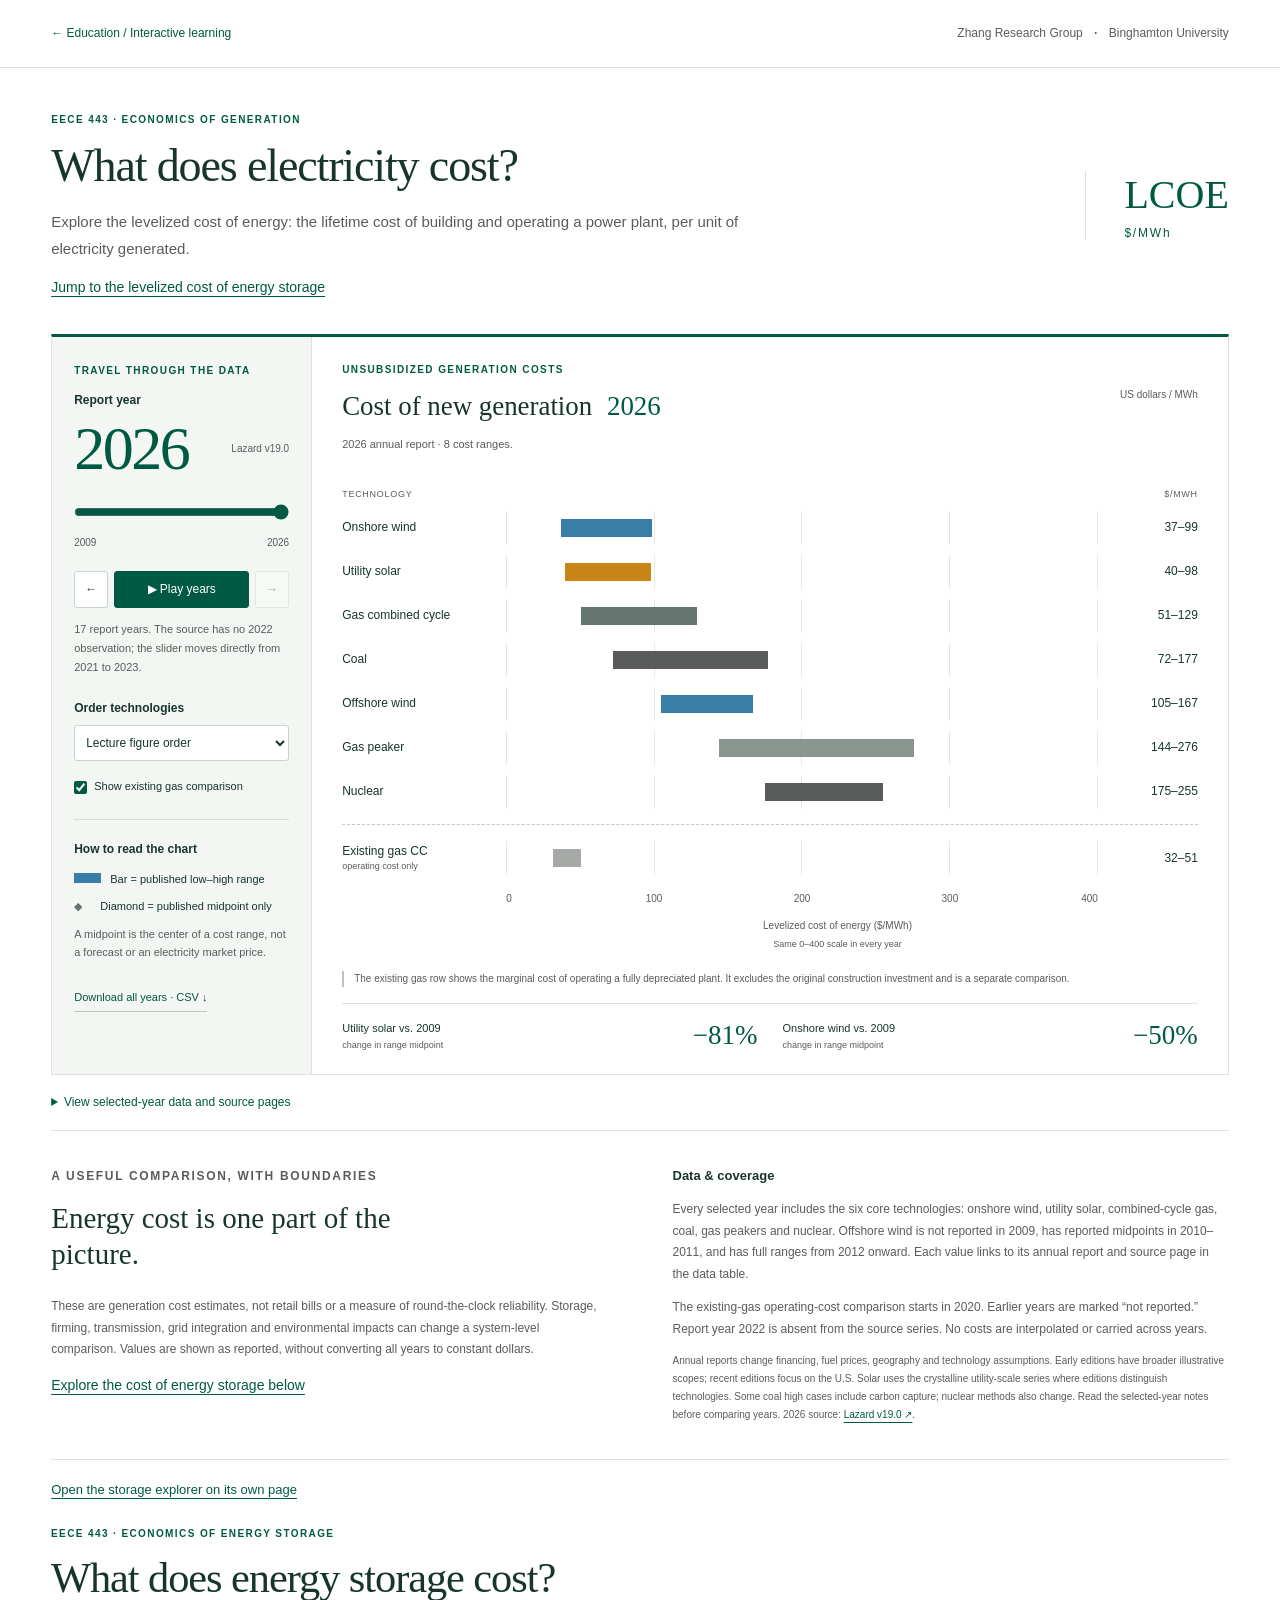
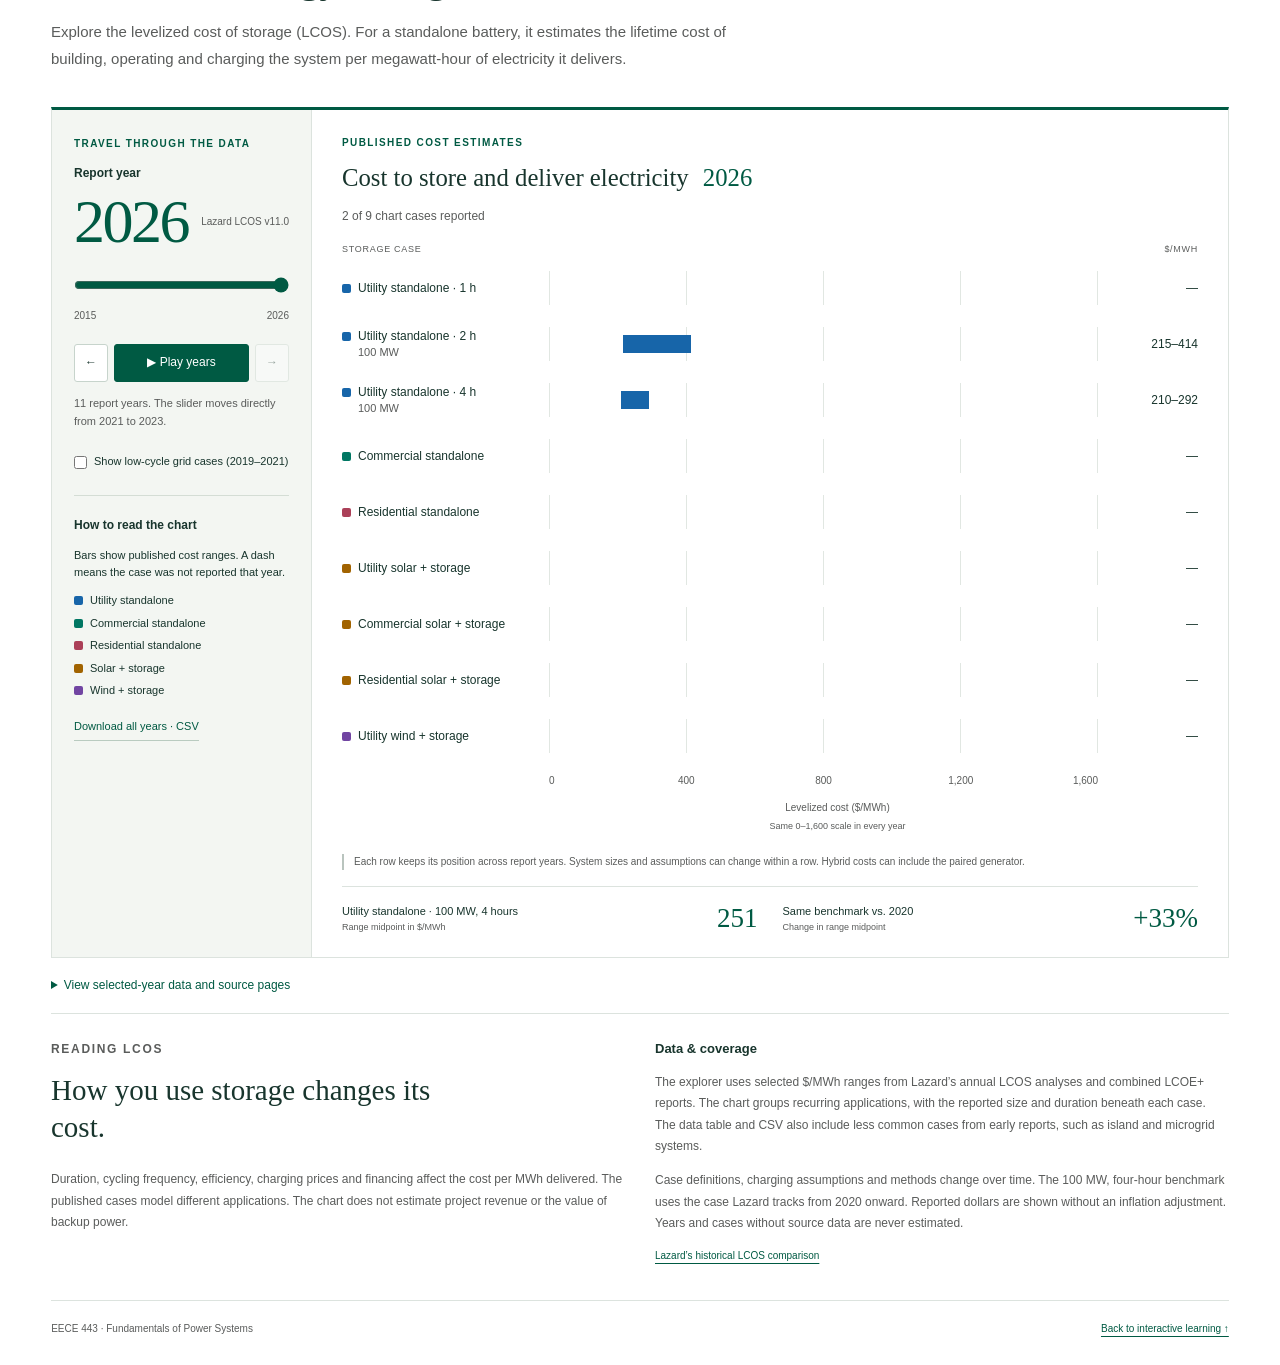
<file: lcoe.html>
<!doctype html>
<html lang="en">
<head>
  <meta charset="utf-8"><meta name="viewport" content="width=device-width,initial-scale=1">
  
  <meta name="description" content="Explore how the unsubsidized levelized cost of electricity changed from 2009 to 2026, and compare the levelized cost of energy storage using Lazard's published data.">
  <title>Cost of Electricity Explorer · Zhang Research Group</title>
  <link rel="stylesheet" href="lcoe.css?v=3">
  <script src="lcoe-data.js?v=2" defer></script><script src="lcoe-app.js?v=3" defer></script>
</head>
<body>
<a class="skip" href="#main">Skip to explorer</a>
<header class="topbar"><a href="education.html#interactive-learning">← Education / Interactive learning</a><span>Zhang Research Group <b>·</b> Binghamton University</span></header>
<main id="main">
  <div class="intro"><div><p class="eyebrow">EECE 443 · Economics of generation</p><h1>What does electricity cost?</h1><p class="lede">Explore the levelized cost of energy: the lifetime cost of building and operating a power plant, per unit of electricity generated.</p><p class="storage-jump"><a href="#energy-storage">Jump to the levelized cost of energy storage</a></p></div><div class="intro-mark" aria-hidden="true">LCOE<span>$/MWh</span></div></div>
  <section class="explorer" aria-label="Interactive levelized cost explorer">
    <aside class="controls">
      <p class="eyebrow">Travel through the data</p>
      <label for="year">Report year</label>
      <div class="year-line"><output id="year-display" for="year">2026</output><span id="version">Lazard v19.0</span></div>
      <input id="year" type="range" min="0" max="16" value="16" step="1" aria-describedby="year-help" aria-valuetext="2026">
      <div class="range-endpoints"><span>2009</span><span>2026</span></div>
      <div class="playback"><button id="previous" type="button" aria-label="Previous available year">←</button><button id="play" type="button" aria-pressed="false">▶ Play years</button><button id="next" type="button" aria-label="Next available year">→</button></div>
      <p id="year-help" class="small">17 report years. The source has no 2022 observation; the slider moves directly from 2021 to 2023.</p>
      <label class="field-label" for="sort">Order technologies</label>
      <select id="sort"><option value="original">Lecture figure order</option><option value="cost">Lowest midpoint first</option></select>
      <label class="check"><input id="existing" type="checkbox" checked> Show existing gas comparison</label>
      <div class="reading-guide"><h2>How to read the chart</h2><p><span class="sample-range" aria-hidden="true"></span> Bar = published low–high range</p><p><span class="sample-point" aria-hidden="true">◆</span> Diamond = published midpoint only</p><p class="small">A midpoint is the center of a cost range, not a forecast or an electricity market price.</p></div>
      <button id="download" class="download" type="button">Download all years · CSV ↓</button>
    </aside>
    <div class="plot-panel">
      <div class="plot-heading"><div><p class="eyebrow">Unsubsidized generation costs</p><h2>Cost of new generation <span id="chart-year">2026</span></h2></div><span class="units">US dollars / MWh</span></div>
      <p id="coverage" class="coverage" aria-live="polite"></p>
      <div id="chart" class="chart" role="img" aria-label="Generation cost comparison"></div>
      <p class="axis-caption">Levelized cost of energy ($/MWh) <span id="axis-scale-note">Same scale in every year</span></p>
      <p id="comparison-note" class="comparison-note">The existing gas row shows the marginal cost of operating a fully depreciated plant. It excludes the original construction investment and is a separate comparison.</p>
      <div class="takeaways"><div><span>Utility solar vs. 2009</span><strong id="solar-change"></strong><small>change in range midpoint</small></div><div><span>Onshore wind vs. 2009</span><strong id="wind-change"></strong><small>change in range midpoint</small></div></div>
    </div>
  </section>
  <details class="data-details"><summary>View selected-year data and source pages</summary><p id="selected-source"></p><p id="selected-notes" class="small"></p><div class="table-scroll"><table><caption id="table-caption">2026 cost data ($/MWh)</caption><thead><tr><th scope="col">Technology</th><th scope="col">Low</th><th scope="col">High</th><th scope="col">Midpoint</th><th scope="col">Source</th></tr></thead><tbody id="data-table"></tbody></table></div></details>
  <section class="notes" aria-labelledby="notes-title"><div><p class="eyebrow">A useful comparison, with boundaries</p><h2 id="notes-title">Energy cost is one part of the picture.</h2><p>These are generation cost estimates, not retail bills or a measure of round-the-clock reliability. Storage, firming, transmission, grid integration and environmental impacts can change a system-level comparison. Values are shown as reported, without converting all years to constant dollars.</p><p><a class="storage-jump" href="#energy-storage">Explore the cost of energy storage below</a></p></div><div><h3>Data &amp; coverage</h3><p>Every selected year includes the six core technologies: onshore wind, utility solar, combined-cycle gas, coal, gas peakers and nuclear. Offshore wind is not reported in 2009, has reported midpoints in 2010–2011, and has full ranges from 2012 onward. Each value links to its annual report and source page in the data table.</p><p>The existing-gas operating-cost comparison starts in 2020. Earlier years are marked “not reported.” Report year 2022 is absent from the source series. No costs are interpolated or carried across years.</p><p class="small">Annual reports change financing, fuel prices, geography and technology assumptions. Early editions have broader illustrative scopes; recent editions focus on the U.S. Solar uses the crystalline utility-scale series where editions distinguish technologies. Some coal high cases include carbon capture; nuclear methods also change. Read the selected-year notes before comparing years. 2026 source: <a href="https://www.lazard.com/media/kcfconhf/lazards-lcoeplus_vf.pdf" target="_blank" rel="noopener">Lazard v19.0 ↗</a>.</p></div></section>
  <section id="energy-storage" class="storage-section" aria-label="Levelized cost of energy storage">
    <p class="storage-open"><a href="lcos.html">Open the storage explorer on its own page</a></p>
    <iframe id="storage-explorer-frame" src="lcos.html?year=2026&amp;embed=1" title="Interactive levelized cost of energy storage explorer" width="1200" height="1350" loading="lazy"></iframe>
  </section>
  <footer><span>EECE 443 · Fundamentals of Power Systems</span><a href="education.html#interactive-learning">Back to interactive learning ↑</a></footer>
  <noscript><p>This explorer requires JavaScript. The linked Lazard report contains the underlying charts.</p></noscript>
</main>
</body>
</html>
</file>
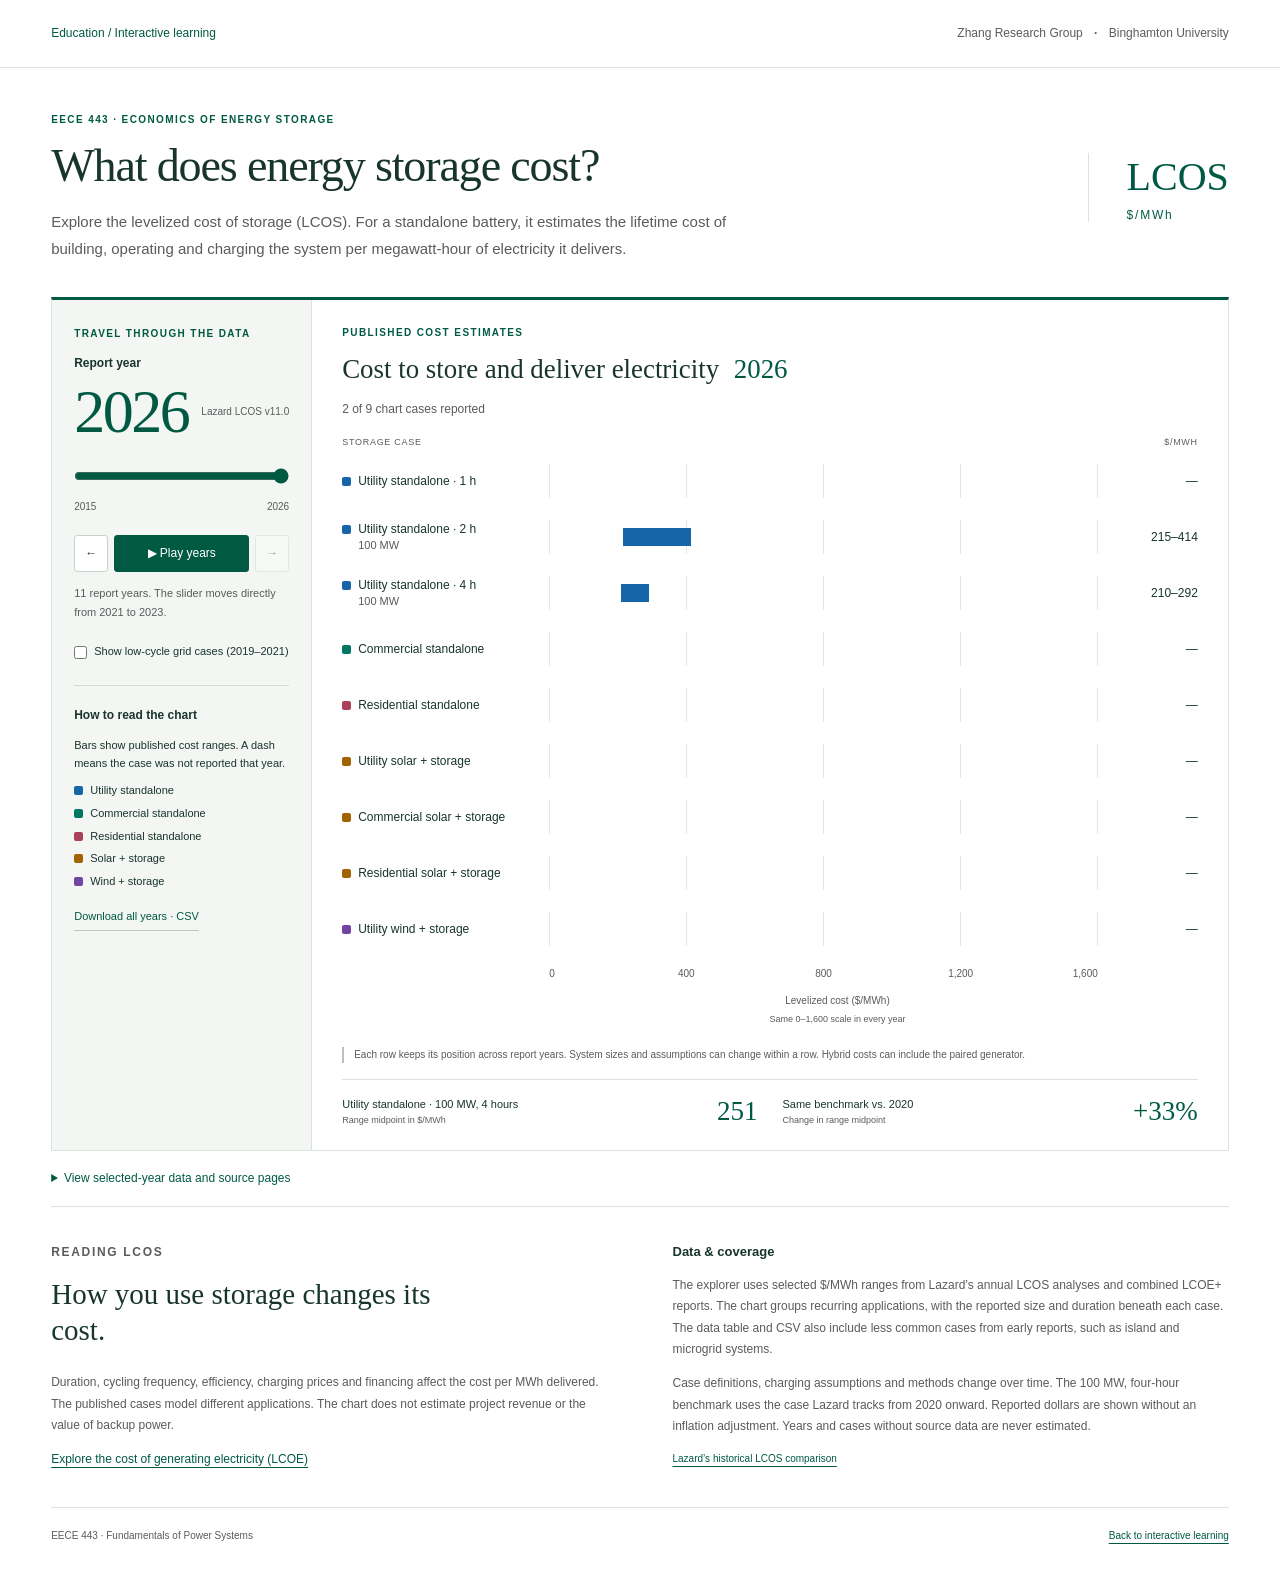
<file: lcos.html>
<!doctype html>
<html lang="en">
<head>
  <meta charset="utf-8">
  <meta name="viewport" content="width=device-width,initial-scale=1">
  <meta name="description" content="Compare published levelized costs of energy storage across Lazard report years from 2015 to 2026.">
  <title>Cost of Energy Storage Explorer · Zhang Research Group</title>
  <link rel="stylesheet" href="lcoe.css">
  <link rel="stylesheet" href="lcos.css?v=3">
  <script src="lcos-data.js?v=2" defer></script>
  <script src="lcos-app.js?v=3" defer></script>
</head>
<body class="storage-explorer">
<a class="skip" href="#main">Skip to explorer</a>
<header class="topbar"><a href="education.html#interactive-learning">Education / Interactive learning</a><span>Zhang Research Group <b>·</b> Binghamton University</span></header>
<main id="main">
  <div class="intro">
    <div><p class="eyebrow">EECE 443 · Economics of energy storage</p><h1>What does energy storage cost?</h1>
    <p class="lede">Explore the levelized cost of storage (LCOS). For a standalone battery, it estimates the lifetime cost of building, operating and charging the system per megawatt-hour of electricity it delivers.</p></div>
    <div class="intro-mark" aria-hidden="true">LCOS<span>$/MWh</span></div>
  </div>
  <section class="explorer" aria-label="Interactive levelized cost of storage explorer">
    <aside class="controls">
      <p class="eyebrow">Travel through the data</p>
      <label for="year">Report year</label>
      <div class="year-line"><output id="year-display" for="year">2026</output><span id="version">Lazard LCOS v11.0</span></div>
      <input id="year" type="range" min="0" max="10" value="10" step="1" aria-describedby="year-help" aria-valuetext="2026">
      <div class="range-endpoints"><span>2015</span><span>2026</span></div>
      <div class="playback"><button id="previous" type="button" aria-label="Previous available year">←</button><button id="play" type="button" aria-pressed="false">▶ Play years</button><button id="next" type="button" aria-label="Next available year">→</button></div>
      <p id="year-help" class="small">11 report years. The slider moves directly from 2021 to 2023.</p>
      <label class="check"><input id="low-cycle" type="checkbox"> Show low-cycle grid cases (2019–2021)</label>
      <div class="reading-guide">
        <h2>How to read the chart</h2>
        <p>Bars show published cost ranges. A dash means the case was not reported that year.</p>
        <ul class="case-legend" aria-label="Storage case colors">
          <li data-type="utility"><span class="case-color" aria-hidden="true"></span>Utility standalone</li>
          <li data-type="commercial"><span class="case-color" aria-hidden="true"></span>Commercial standalone</li>
          <li data-type="residential"><span class="case-color" aria-hidden="true"></span>Residential standalone</li>
          <li data-type="solar"><span class="case-color" aria-hidden="true"></span>Solar + storage</li>
          <li data-type="wind"><span class="case-color" aria-hidden="true"></span>Wind + storage</li>
        </ul>
      </div>
      <button id="download" class="download" type="button">Download all years · CSV</button>
    </aside>
    <div class="plot-panel">
      <div class="plot-heading"><div><p class="eyebrow">Published cost estimates</p><h2>Cost to store and deliver electricity <span id="chart-year">2026</span></h2></div></div>
      <p id="coverage" class="coverage" aria-live="polite"></p>
      <div id="chart" class="chart" role="img" aria-label="Storage cost comparison"></div>
      <p class="axis-caption">Levelized cost ($/MWh) <span id="axis-scale-note"></span></p>
      <p class="comparison-note">Each row keeps its position across report years. System sizes and assumptions can change within a row. Hybrid costs can include the paired generator.</p>
      <p id="comparison-note" class="comparison-note" hidden>The gray row shows a separate transmission and distribution case modeled at 25 cycles per year in the 2019–2021 reports.</p>
      <div class="takeaways">
        <div><span>Utility standalone · 100 MW, 4 hours</span><strong id="utility-midpoint"></strong><small>Range midpoint in $/MWh</small></div>
        <div><span>Same benchmark vs. 2020</span><strong id="utility-change"></strong><small>Change in range midpoint</small></div>
      </div>
    </div>
  </section>
  <details class="data-details">
    <summary>View selected-year data and source pages</summary>
    <p id="selected-source"></p><p id="selected-notes" class="small"></p>
    <div class="table-scroll"><table>
      <caption id="table-caption">2026 storage cost data ($/MWh)</caption>
      <thead><tr><th scope="col">Storage case</th><th scope="col">Low</th><th scope="col">High</th><th scope="col">Midpoint</th><th scope="col">Source</th></tr></thead>
      <tbody id="data-table"></tbody>
    </table></div>
  </details>
  <section class="notes" aria-labelledby="notes-title">
    <div><p class="eyebrow">Reading LCOS</p><h2 id="notes-title">How you use storage changes its cost.</h2>
    <p>Duration, cycling frequency, efficiency, charging prices and financing affect the cost per MWh delivered. The published cases model different applications. The chart does not estimate project revenue or the value of backup power.</p>
    <p class="standalone-only"><a href="lcoe.html">Explore the cost of generating electricity (LCOE)</a></p></div>
    <div><h3>Data &amp; coverage</h3>
    <p>The explorer uses selected $/MWh ranges from Lazard’s annual LCOS analyses and combined LCOE+ reports. The chart groups recurring applications, with the reported size and duration beneath each case. The data table and CSV also include less common cases from early reports, such as island and microgrid systems.</p>
    <p>Case definitions, charging assumptions and methods change over time. The 100 MW, four-hour benchmark uses the case Lazard tracks from 2020 onward. Reported dollars are shown without an inflation adjustment. Years and cases without source data are never estimated.</p>
    <p class="small"><a href="https://www.lazard.com/media/kcfconhf/lazards-lcoeplus_vf.pdf#page=22" target="_blank" rel="noopener">Lazard’s historical LCOS comparison</a></p></div>
  </section>
  <footer><span>EECE 443 · Fundamentals of Power Systems</span><a href="education.html#interactive-learning">Back to interactive learning</a></footer>
  <noscript><p>Enable JavaScript to use the explorer, or consult the Lazard report linked above.</p></noscript>
</main>
</body>
</html>
</file>
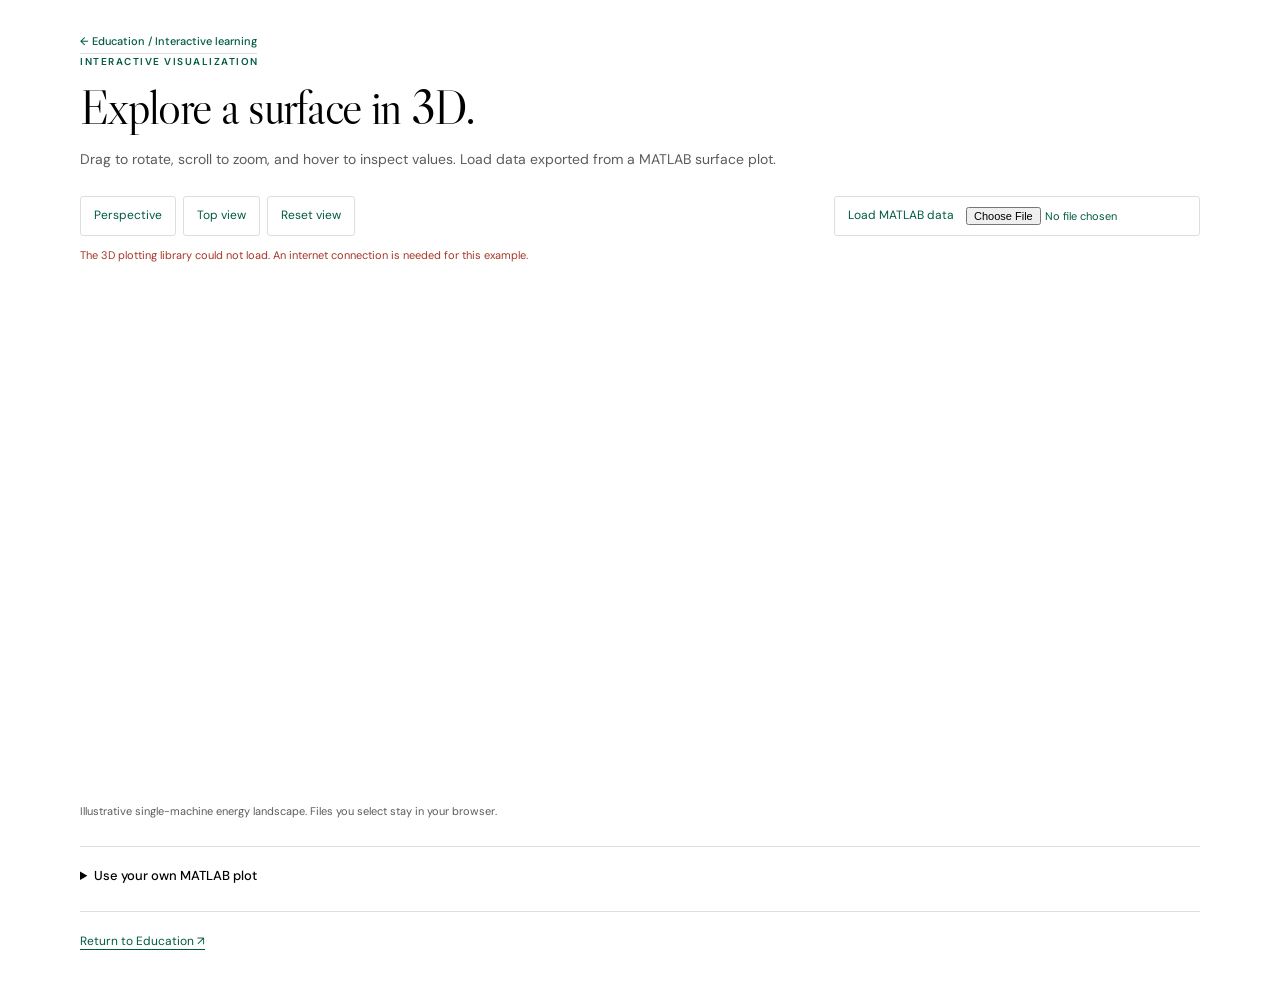
<file: matlab-3d.html>
<!doctype html>
<html lang="en"><head><meta charset="utf-8"><meta name="viewport" content="width=device-width, initial-scale=1"><meta name="description" content="Rotate and inspect a three-dimensional energy landscape, or load your own MATLAB surface data."><title>Interactive 3D surface · Zhang Research Group</title><link rel="stylesheet" href="site.css"><link rel="stylesheet" href="surface-viewer.css"><script src="https://cdn.plot.ly/plotly-4.1.1.min.js" defer></script><script src="surface-viewer.js" defer></script></head>
<body><a class="skip" href="#main">Skip to 3D viewer</a><main id="main" class="surface-shell"><a class="source" href="education.html#interactive-learning">← Education / Interactive learning</a><header><p class="eyebrow">Interactive visualization</p><h1>Explore a surface in 3D.</h1><p class="lead">Drag to rotate, scroll to zoom, and hover to inspect values. Load data exported from a MATLAB surface plot.</p></header>
<div class="surface-controls"><div class="view-buttons" role="group" aria-label="3D camera views"><button type="button" data-view="perspective">Perspective</button><button type="button" data-view="top">Top view</button><button type="button" data-view="reset">Reset view</button></div><label class="file-label">Load MATLAB data <input id="surface-file" type="file" accept=".json,application/json"></label></div>
<p id="surface-status" class="small" role="status" aria-live="polite">Loading the illustrative surface…</p><div id="surface-plot" role="region" aria-label="Interactive three-dimensional energy surface"></div><p class="small">Illustrative single-machine energy landscape. Files you select stay in your browser.</p>
<details><summary>Use your own MATLAB plot</summary><div><p>The <a href="export_surface_for_website.m" download>MATLAB export helper</a> writes the x, y, and z data from one numeric Cartesian surface to JSON. Load that file using the control above, or include it in your website.</p><pre><code>export_surface_for_website(ax, "my-surface.json")</code></pre><p>For MATLAB R2026a and later, supported figures can also be exported directly to interactive HTML:</p><pre><code>exportgraphics(fig, "my-interactive-plot.html")</code></pre><p>That HTML can be embedded in a website. Built-in rotate, zoom, and pan are supported for appropriate axes; custom callbacks and MATLAB calculations do not run in the exported figure. This JSON viewer supports one rectangular surface; it does not reproduce every MATLAB figure type or formatting choice.</p><p><a href="https://www.mathworks.com/help/matlab/creating_plots/display-interactive-graphics-in-web-pages.html" target="_blank" rel="noopener">MathWorks interactive HTML documentation ↗</a></p></div></details>
<footer><a href="education.html#interactive-learning">Return to Education ↗</a></footer></main></body></html>
</file>
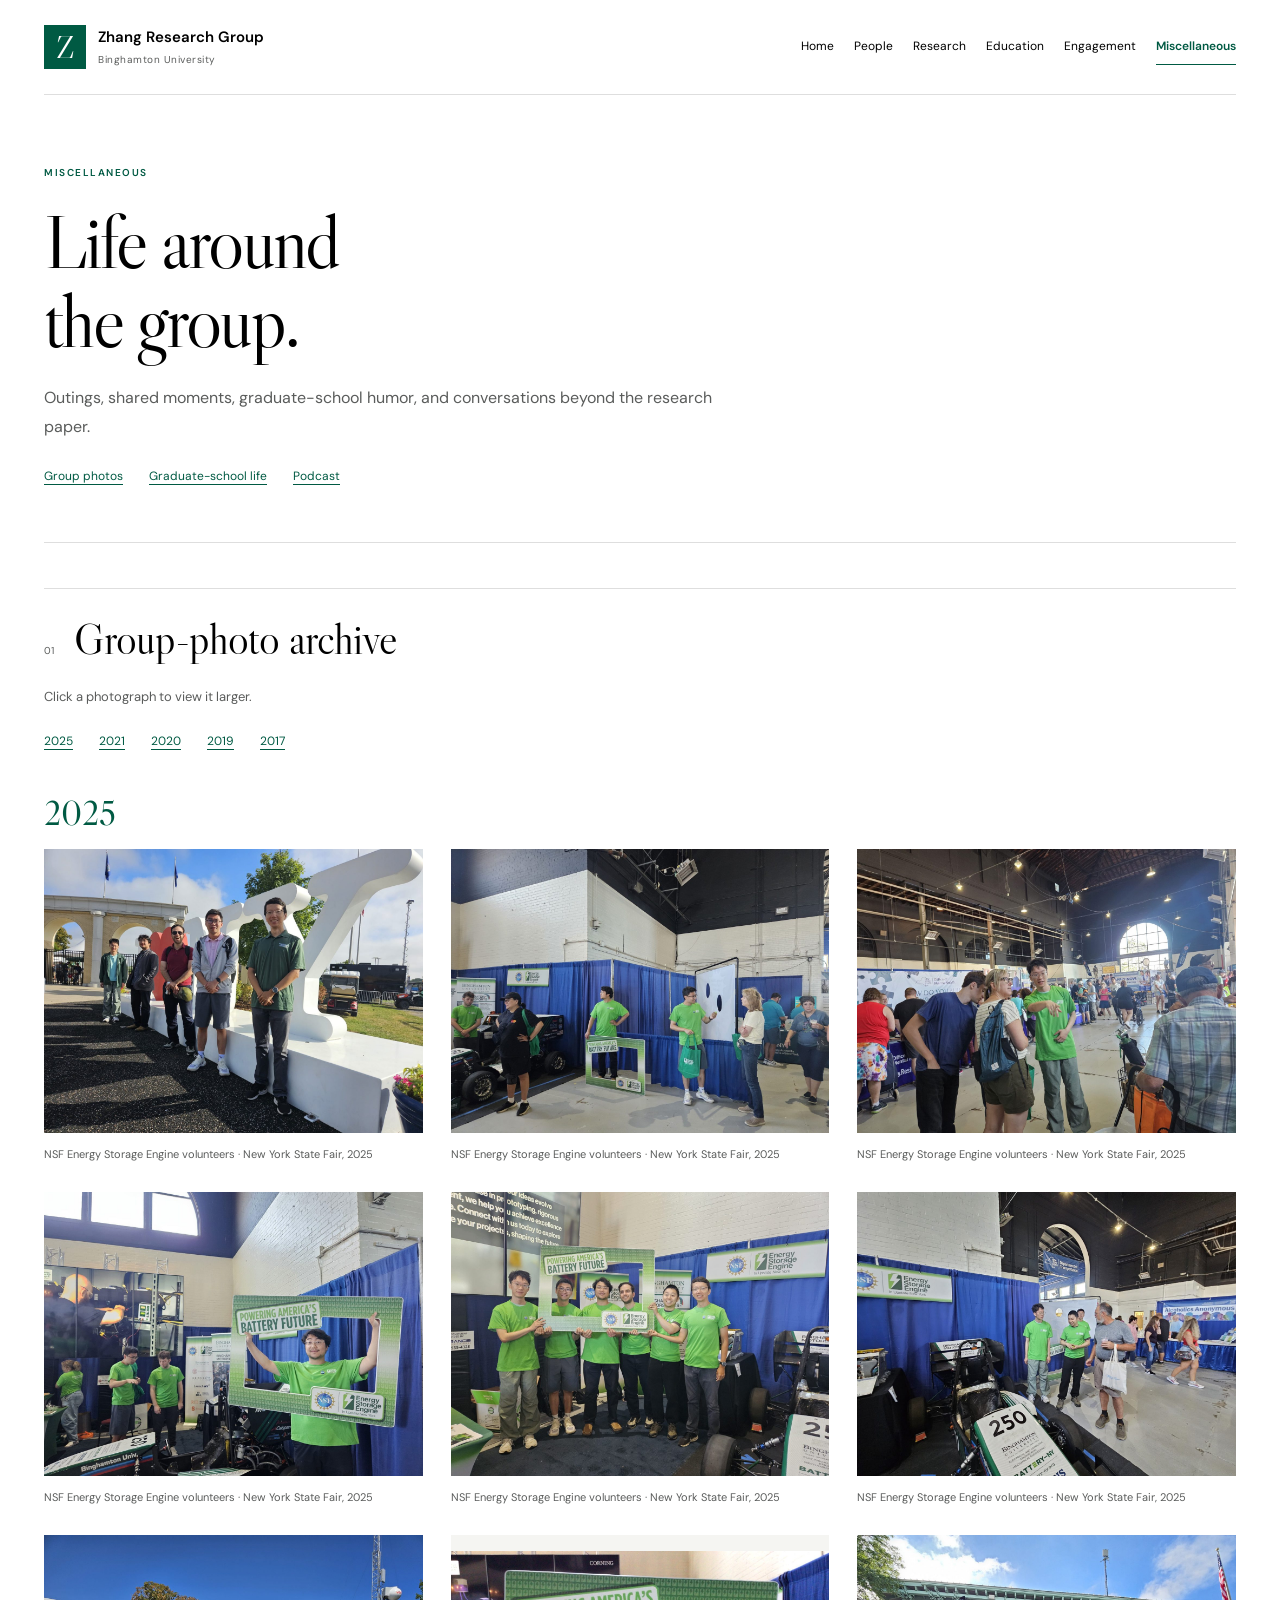
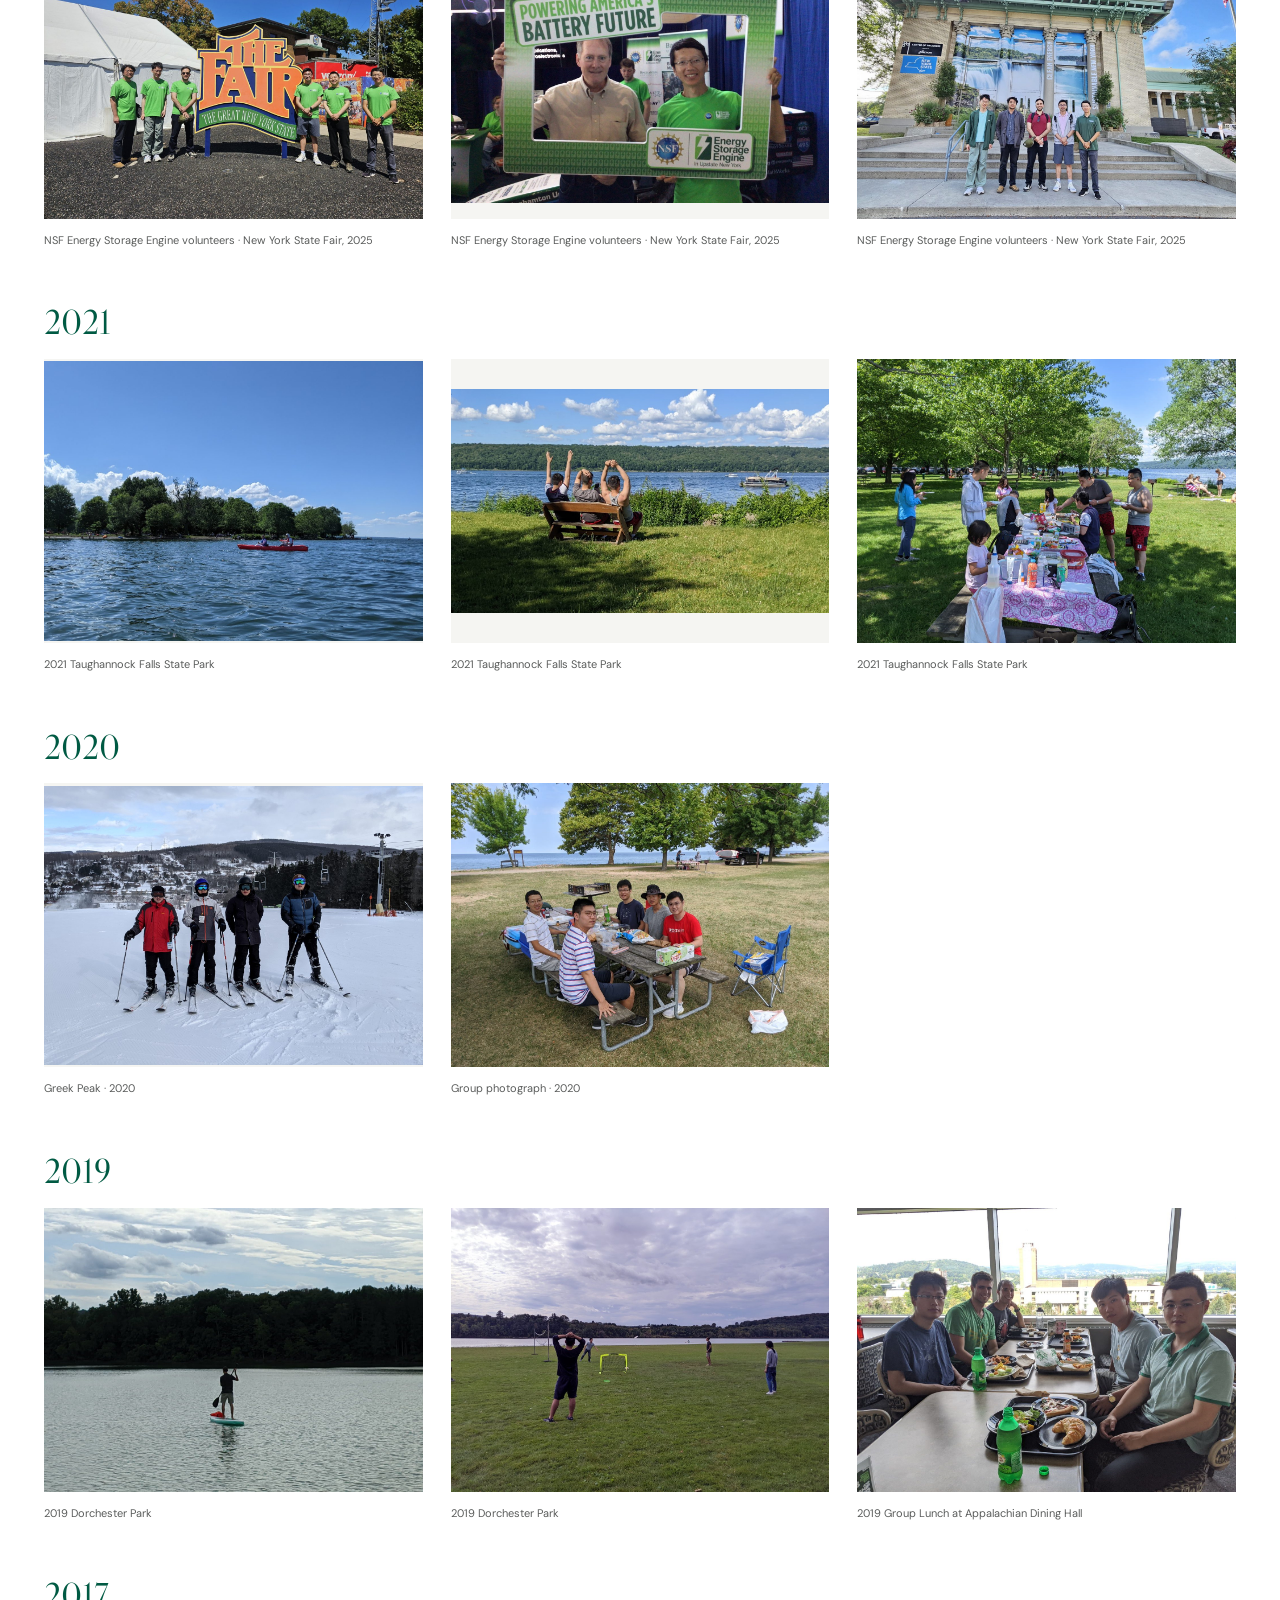
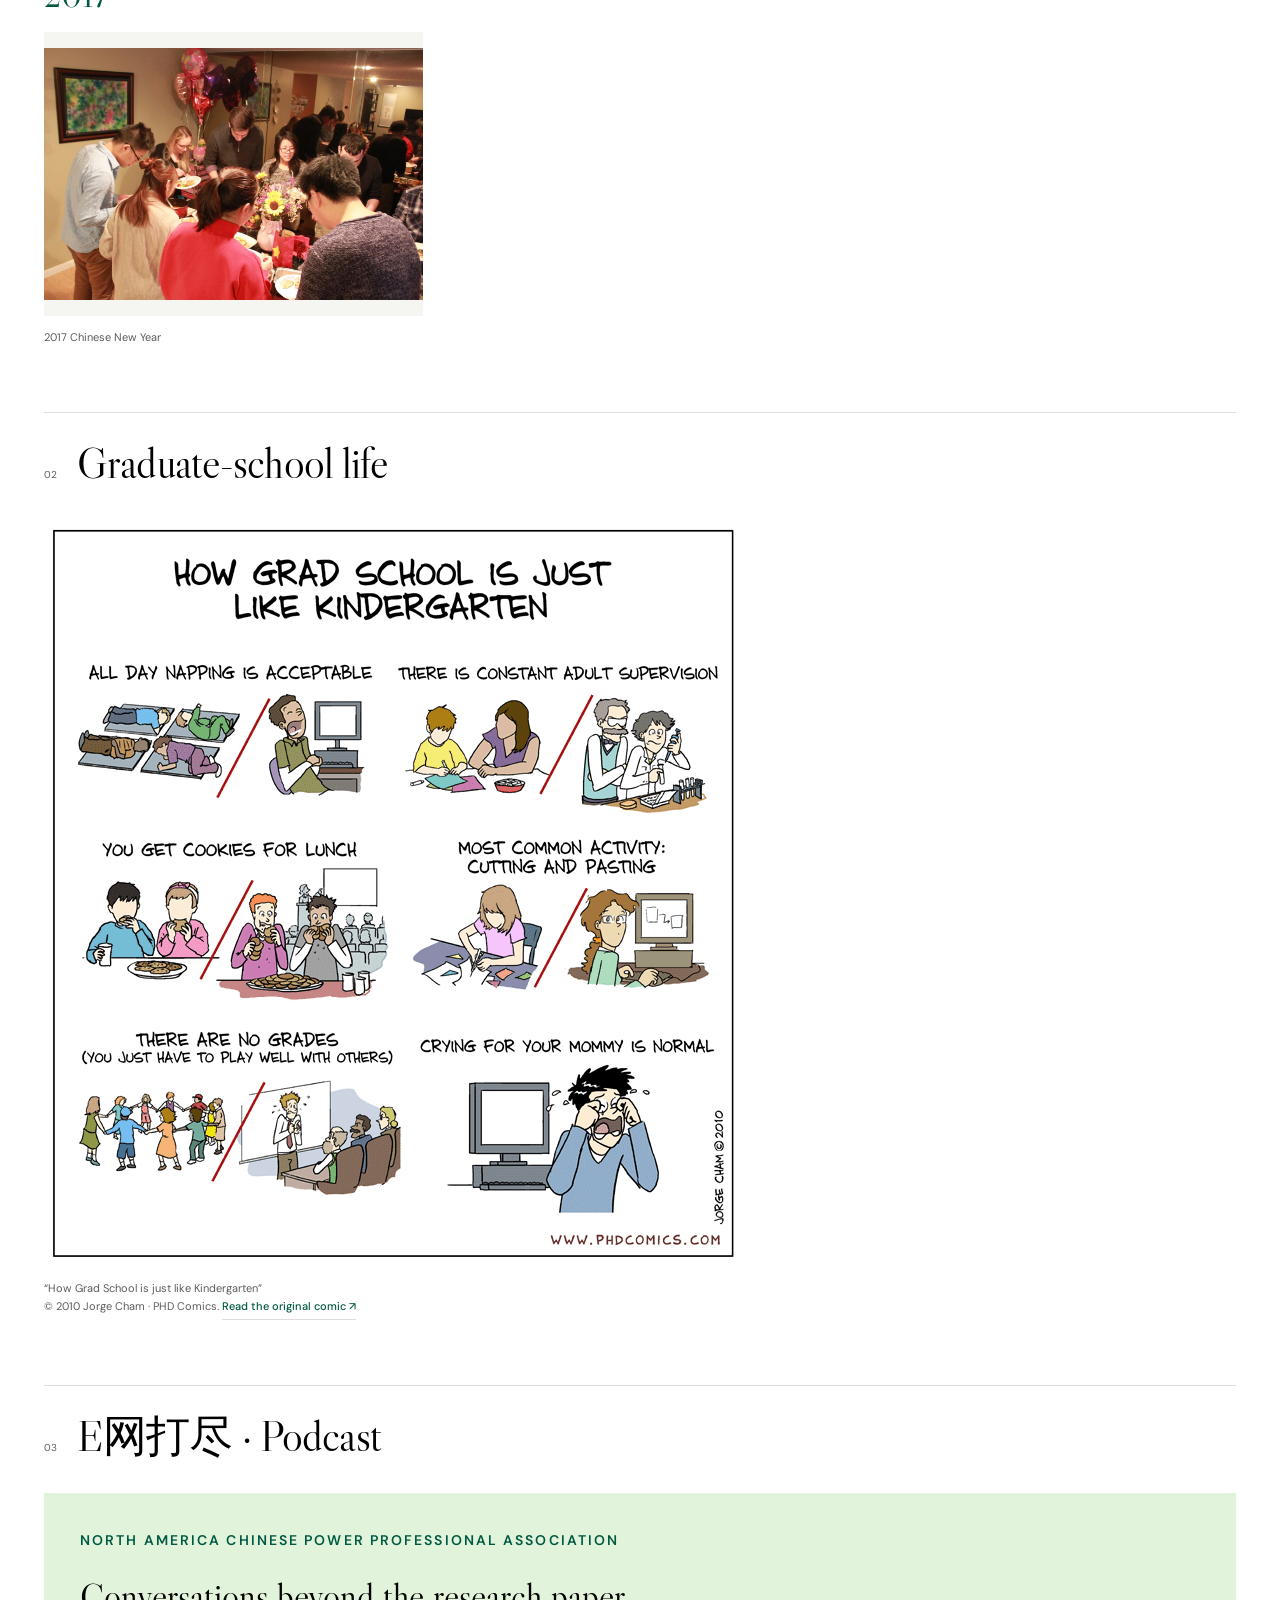
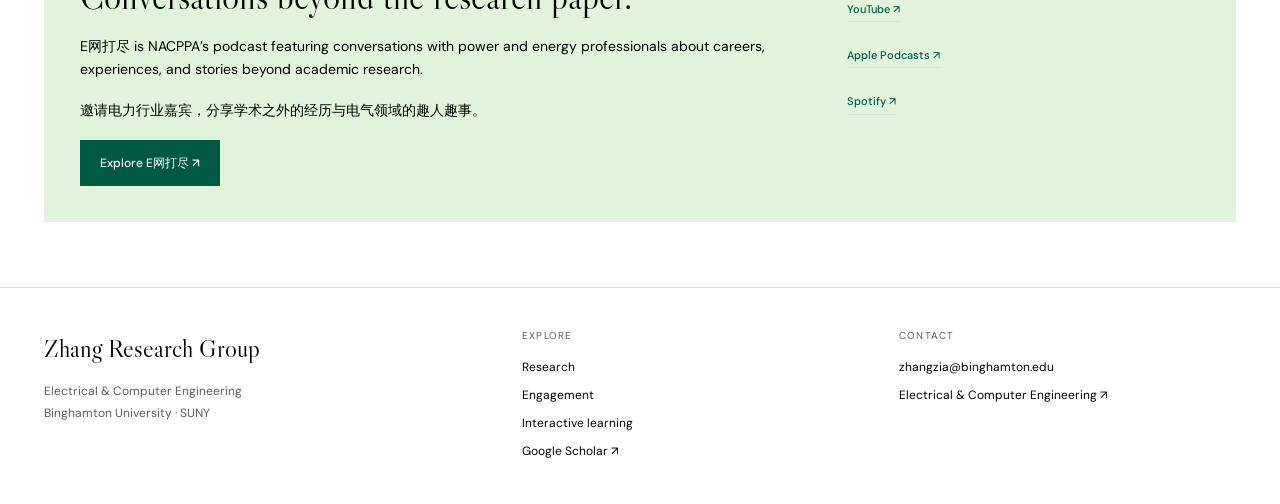
<file: miscellaneous.html>
<!doctype html><html lang="en"><head><meta charset="utf-8"><meta name="viewport" content="width=device-width, initial-scale=1"><meta name="description" content="Group-photo archive, graduate-school comics, and the E网打尽 power-and-energy podcast."><title>Miscellaneous · Zhang Research Group</title><link rel="stylesheet" href="site.css"><script src="site.js" defer></script></head><body><a class="skip" href="#main">Skip to content</a><header class="site-header shell"><a class="brand" href="index.html" aria-label="Zhang Research Group home"><span class="brand-mark" aria-hidden="true">Z</span><span>Zhang Research Group<small>Binghamton University</small></span></a><button class="menu-toggle" type="button" aria-expanded="false" aria-controls="site-nav">Menu <span aria-hidden="true">☰</span></button><nav id="site-nav" aria-label="Main navigation"><a href="index.html">Home</a><a href="people.html">People</a><a href="research.html">Research</a><a href="education.html">Education</a><a href="engagement.html">Engagement</a><a href="miscellaneous.html" aria-current="page">Miscellaneous</a></nav></header><main id="main" class="shell"><section class="page-intro"><p class="eyebrow">Miscellaneous</p><h1>Life around<br>the group.</h1><p class="lead">Outings, shared moments, graduate-school humor, and conversations beyond the research paper.</p><div class="education-links"><a href="#group-photos">Group photos</a><a href="#comics">Graduate-school life</a><a href="#podcast">Podcast</a></div></section><section id="group-photos" class="project-section"><div class="section-label"><span>01</span><h2>Group-photo archive</h2></div><p class="section-description">Click a photograph to view it larger.</p><div class="education-links"><a href="#photos-2025">2025</a><a href="#photos-2021">2021</a><a href="#photos-2020">2020</a><a href="#photos-2019">2019</a><a href="#photos-2017">2017</a></div><section class="photo-year" id="photos-2025"><h3>2025</h3><div class="photo-grid"><figure><a class="photo-link" href="group-01-20250822_093113-scaled.web.jpg"><img src="group-01-20250822_093113-scaled.web.jpg" alt="NSF Energy Storage Engine volunteers · New York State Fair, 2025" width="2560" height="1920" loading="lazy"></a><figcaption>NSF Energy Storage Engine volunteers · New York State Fair, 2025</figcaption></figure><figure><a class="photo-link" href="group-02-20250822_112250-scaled.web.jpg"><img src="group-02-20250822_112250-scaled.web.jpg" alt="NSF Energy Storage Engine volunteers · New York State Fair, 2025" width="2560" height="1920" loading="lazy"></a><figcaption>NSF Energy Storage Engine volunteers · New York State Fair, 2025</figcaption></figure><figure><a class="photo-link" href="group-03-20250822_112747-scaled.web.jpg"><img src="group-03-20250822_112747-scaled.web.jpg" alt="NSF Energy Storage Engine volunteers · New York State Fair, 2025" width="2560" height="1920" loading="lazy"></a><figcaption>NSF Energy Storage Engine volunteers · New York State Fair, 2025</figcaption></figure><figure><a class="photo-link" href="group-04-20250822_113040-scaled.web.jpg"><img src="group-04-20250822_113040-scaled.web.jpg" alt="NSF Energy Storage Engine volunteers · New York State Fair, 2025" width="2560" height="1920" loading="lazy"></a><figcaption>NSF Energy Storage Engine volunteers · New York State Fair, 2025</figcaption></figure><figure><a class="photo-link" href="group-05-20250822_110808-scaled.web.jpg"><img src="group-05-20250822_110808-scaled.web.jpg" alt="NSF Energy Storage Engine volunteers · New York State Fair, 2025" width="2560" height="1920" loading="lazy"></a><figcaption>NSF Energy Storage Engine volunteers · New York State Fair, 2025</figcaption></figure><figure><a class="photo-link" href="group-06-20250822_123539-scaled.web.jpg"><img src="group-06-20250822_123539-scaled.web.jpg" alt="NSF Energy Storage Engine volunteers · New York State Fair, 2025" width="2560" height="1920" loading="lazy"></a><figcaption>NSF Energy Storage Engine volunteers · New York State Fair, 2025</figcaption></figure><figure><a class="photo-link" href="group-07-20250822_1308140-scaled.web.jpg"><img src="group-07-20250822_1308140-scaled.web.jpg" alt="NSF Energy Storage Engine volunteers · New York State Fair, 2025" width="2560" height="1920" loading="lazy"></a><figcaption>NSF Energy Storage Engine volunteers · New York State Fair, 2025</figcaption></figure><figure><a class="photo-link" href="group-08-20250822_111956482.web.jpg"><img src="group-08-20250822_111956482.web.jpg" alt="NSF Energy Storage Engine volunteers · New York State Fair, 2025" width="1800" height="1200" loading="lazy"></a><figcaption>NSF Energy Storage Engine volunteers · New York State Fair, 2025</figcaption></figure><figure><a class="photo-link" href="group-09-20250822_0932480-scaled.web.jpg"><img src="group-09-20250822_0932480-scaled.web.jpg" alt="NSF Energy Storage Engine volunteers · New York State Fair, 2025" width="2560" height="1920" loading="lazy"></a><figcaption>NSF Energy Storage Engine volunteers · New York State Fair, 2025</figcaption></figure></div></section><section class="photo-year" id="photos-2021"><h3>2021</h3><div class="photo-grid"><figure><a class="photo-link" href="group-10-2021.web.jpg"><img src="group-10-2021.web.jpg" alt="2021 Taughannock Falls State Park" width="1225" height="906" loading="lazy"></a><figcaption>2021 Taughannock Falls State Park</figcaption></figure><figure><a class="photo-link" href="group-11-2021_1.web.jpg"><img src="group-11-2021_1.web.jpg" alt="2021 Taughannock Falls State Park" width="1217" height="719" loading="lazy"></a><figcaption>2021 Taughannock Falls State Park</figcaption></figure><figure><a class="photo-link" href="group-12-2021_2.web.jpg"><img src="group-12-2021_2.web.jpg" alt="2021 Taughannock Falls State Park" width="1331" height="998" loading="lazy"></a><figcaption>2021 Taughannock Falls State Park</figcaption></figure></div></section><section class="photo-year" id="photos-2020"><h3>2020</h3><div class="photo-grid"><figure><a class="photo-link" href="group-13-2020_greekpeak.web.jpg"><img src="group-13-2020_greekpeak.web.jpg" alt="Greek Peak · 2020" width="1534" height="1129" loading="lazy"></a><figcaption>Greek Peak · 2020</figcaption></figure><figure><a class="photo-link" href="group-18-2020.web.jpg"><img src="group-18-2020.web.jpg" alt="Group photograph from 2020" width="1331" height="998" loading="lazy"></a><figcaption>Group photograph · 2020</figcaption></figure></div></section><section class="photo-year" id="photos-2019"><h3>2019</h3><div class="photo-grid"><figure><a class="photo-link" href="group-14-2019_1.web.jpg"><img src="group-14-2019_1.web.jpg" alt="2019 Dorchester Park" width="1331" height="998" loading="lazy"></a><figcaption>2019 Dorchester Park</figcaption></figure><figure><a class="photo-link" href="group-15-2019-Dorchester-Park.web.jpg"><img src="group-15-2019-Dorchester-Park.web.jpg" alt="2019 Dorchester Park" width="1331" height="998" loading="lazy"></a><figcaption>2019 Dorchester Park</figcaption></figure><figure><a class="photo-link" href="group-16-2019.web.jpg"><img src="group-16-2019.web.jpg" alt="2019 Group Lunch at Appalachian Dining Hall" width="1331" height="998" loading="lazy"></a><figcaption>2019 Group Lunch at Appalachian Dining Hall</figcaption></figure></div></section><section class="photo-year" id="photos-2017"><h3>2017</h3><div class="photo-grid"><figure><a class="photo-link" href="group-17-image.web.jpg"><img src="group-17-image.web.jpg" alt="2017 Chinese New Year" width="1568" height="1045" loading="lazy"></a><figcaption>2017 Chinese New Year</figcaption></figure></div></section></section><section id="comics" class="project-section"><div class="section-label"><span>02</span><h2>Graduate-school life</h2></div><figure class="comic"><a href="https://phdcomics.com/comics/archive.php?comicid=1286" target="_blank" rel="noopener"><img src="phd030110s-1.gif" alt="How Grad School is just like Kindergarten, a comic by Jorge Cham" width="700" height="747" loading="lazy"></a><figcaption>“How Grad School is just like Kindergarten”<br>© 2010 Jorge Cham · PHD Comics. <a class="source" href="https://phdcomics.com/comics/archive.php?comicid=1286" target="_blank" rel="noopener">Read the original comic ↗</a></figcaption></figure></section><section id="podcast" class="project-section"><div class="section-label"><span>03</span><h2>E网打尽 · Podcast</h2></div><div class="podcast-panel"><div><p class="eyebrow">North America Chinese Power Professional Association</p><h3>Conversations beyond the research paper.</h3><p>E网打尽 is NACPPA’s podcast featuring conversations with power and energy professionals about careers, experiences, and stories beyond academic research.</p><p lang="zh">邀请电力行业嘉宾，分享学术之外的经历与电气领域的趣人趣事。</p><a class="button primary" href="https://nacppa.org/nacppapodcast/" target="_blank" rel="noopener">Explore E网打尽 ↗</a></div><div class="podcast-platforms"><a class="source" href="https://www.youtube.com/@NACPPA" target="_blank" rel="noopener">YouTube ↗</a><a class="source" href="https://podcasts.apple.com/us/podcast/e%E7%BD%91%E6%89%93%E5%B0%BD/id1709031263" target="_blank" rel="noopener">Apple Podcasts ↗</a><a class="source" href="https://open.spotify.com/show/5Fa3kPpcIC8hO7nqIQm7a9" target="_blank" rel="noopener">Spotify ↗</a></div></div></section></main><footer class="site-footer"><div class="shell footer-grid"><div><a class="footer-brand" href="index.html">Zhang Research Group</a><p>Electrical &amp; Computer Engineering<br>Binghamton University · SUNY</p></div><div><span class="footer-label">Explore</span><a href="research.html">Research</a><a href="engagement.html">Engagement</a><a href="education.html#interactive-learning">Interactive learning</a><a href="https://scholar.google.com/citations?user=-mVFdG4AAAAJ" target="_blank" rel="noopener">Google Scholar ↗</a></div><div><span class="footer-label">Contact</span><a href="mailto:zhangzia@binghamton.edu">zhangzia@binghamton.edu</a><a href="https://www.binghamton.edu/electrical-computer-engineering/" target="_blank" rel="noopener">Electrical &amp; Computer Engineering ↗</a></div></div></footer></body></html>
</file>
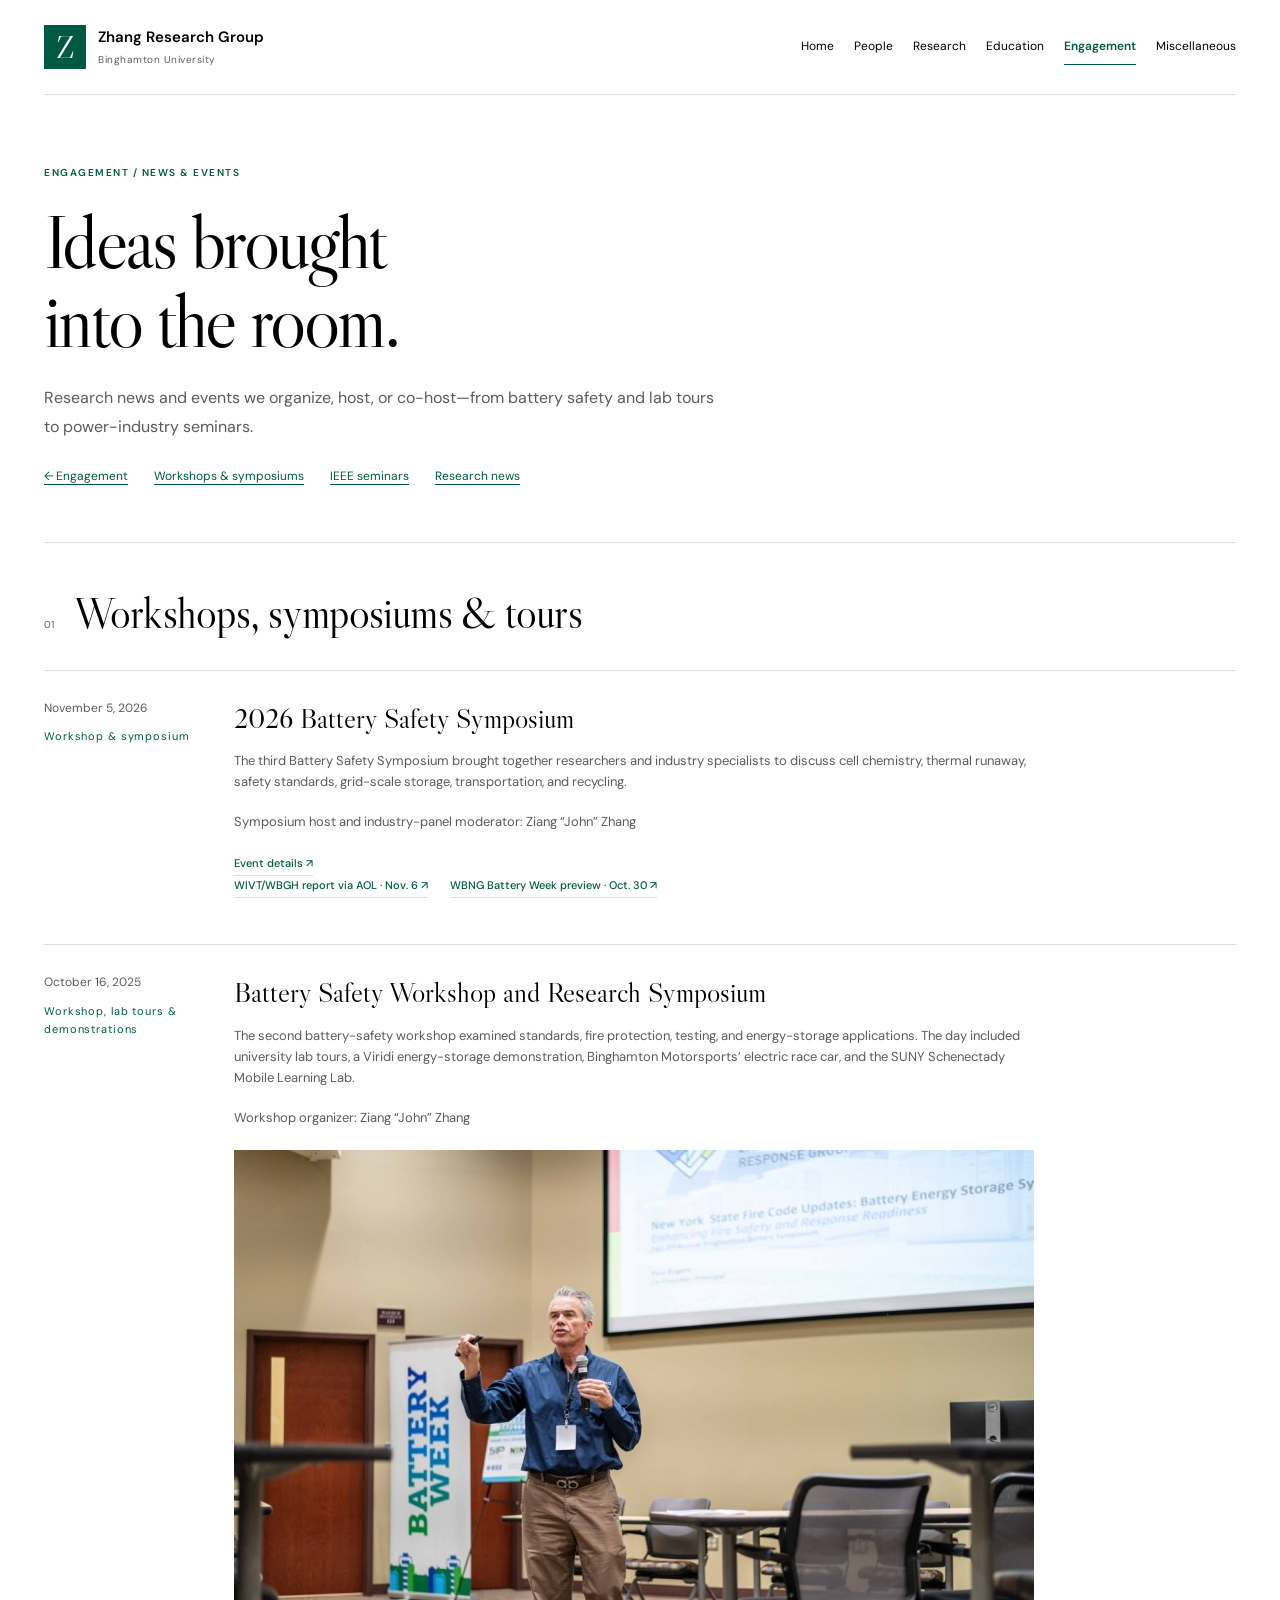
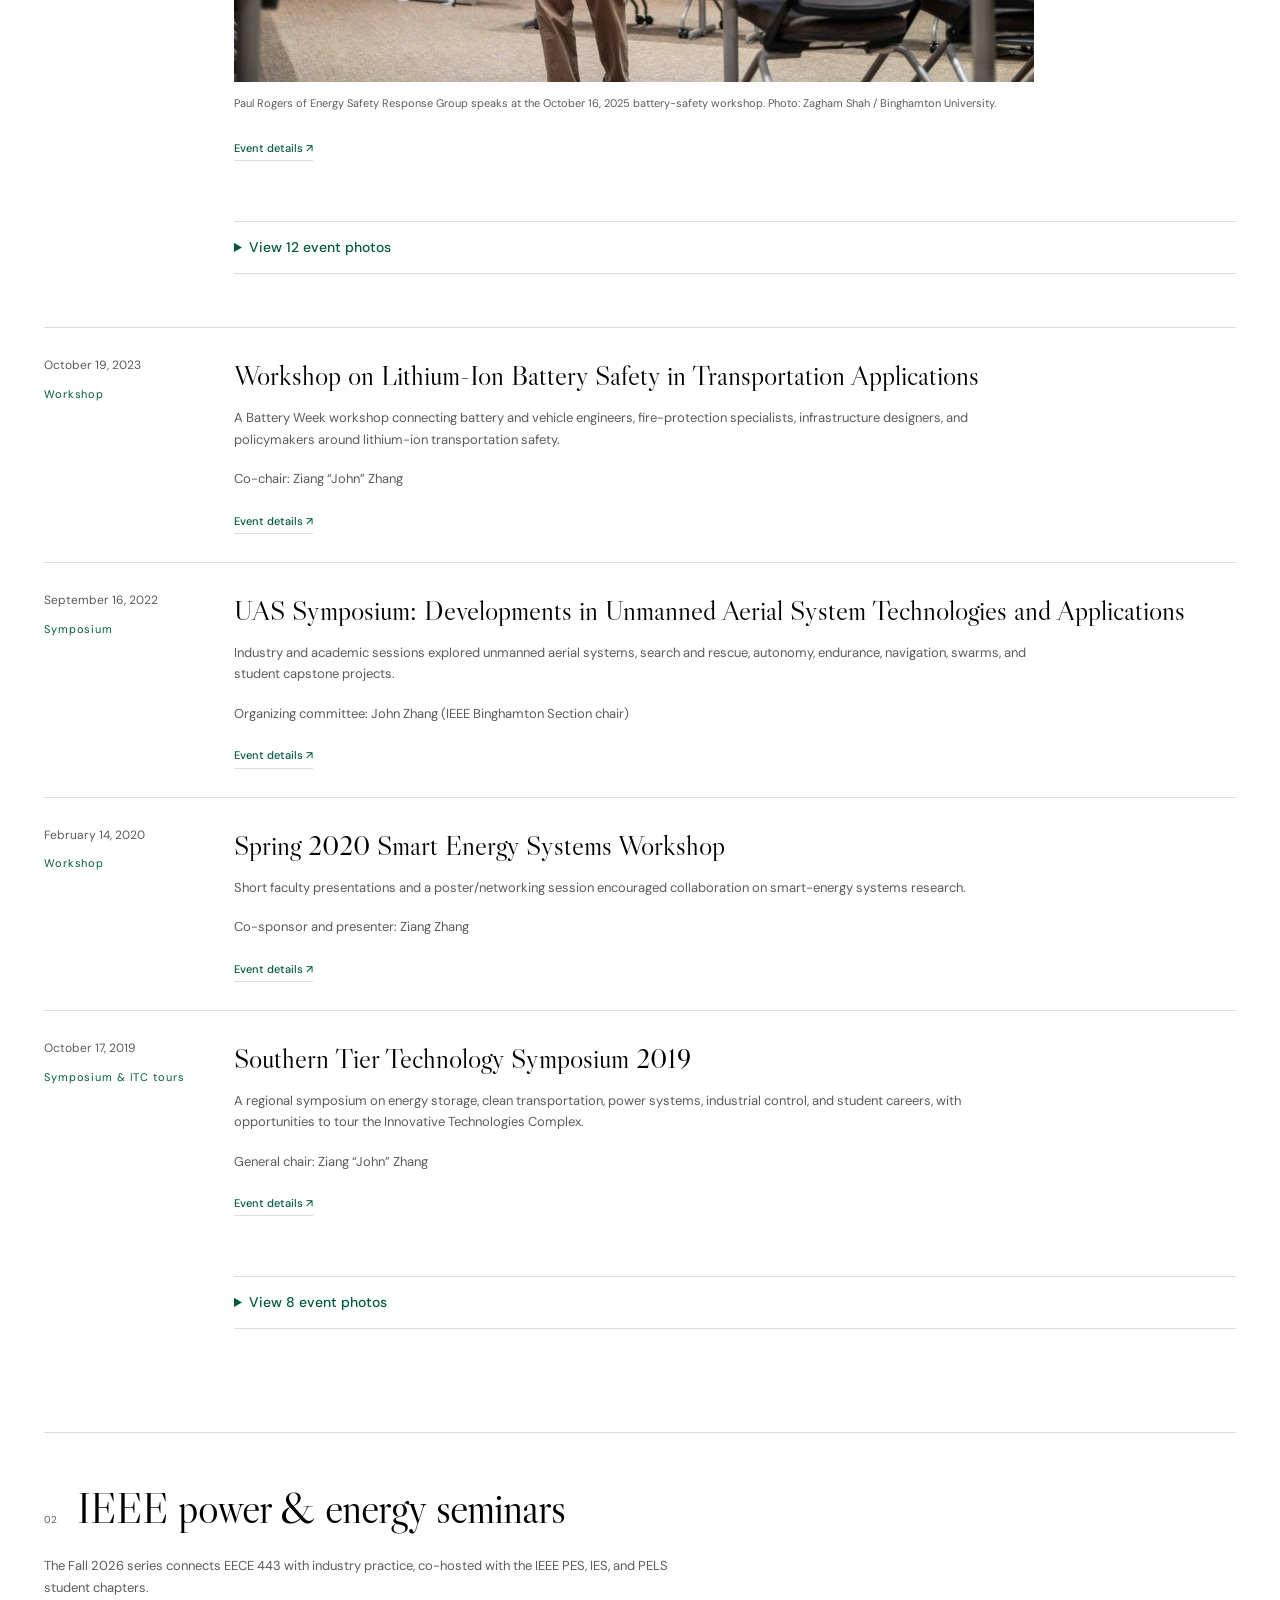
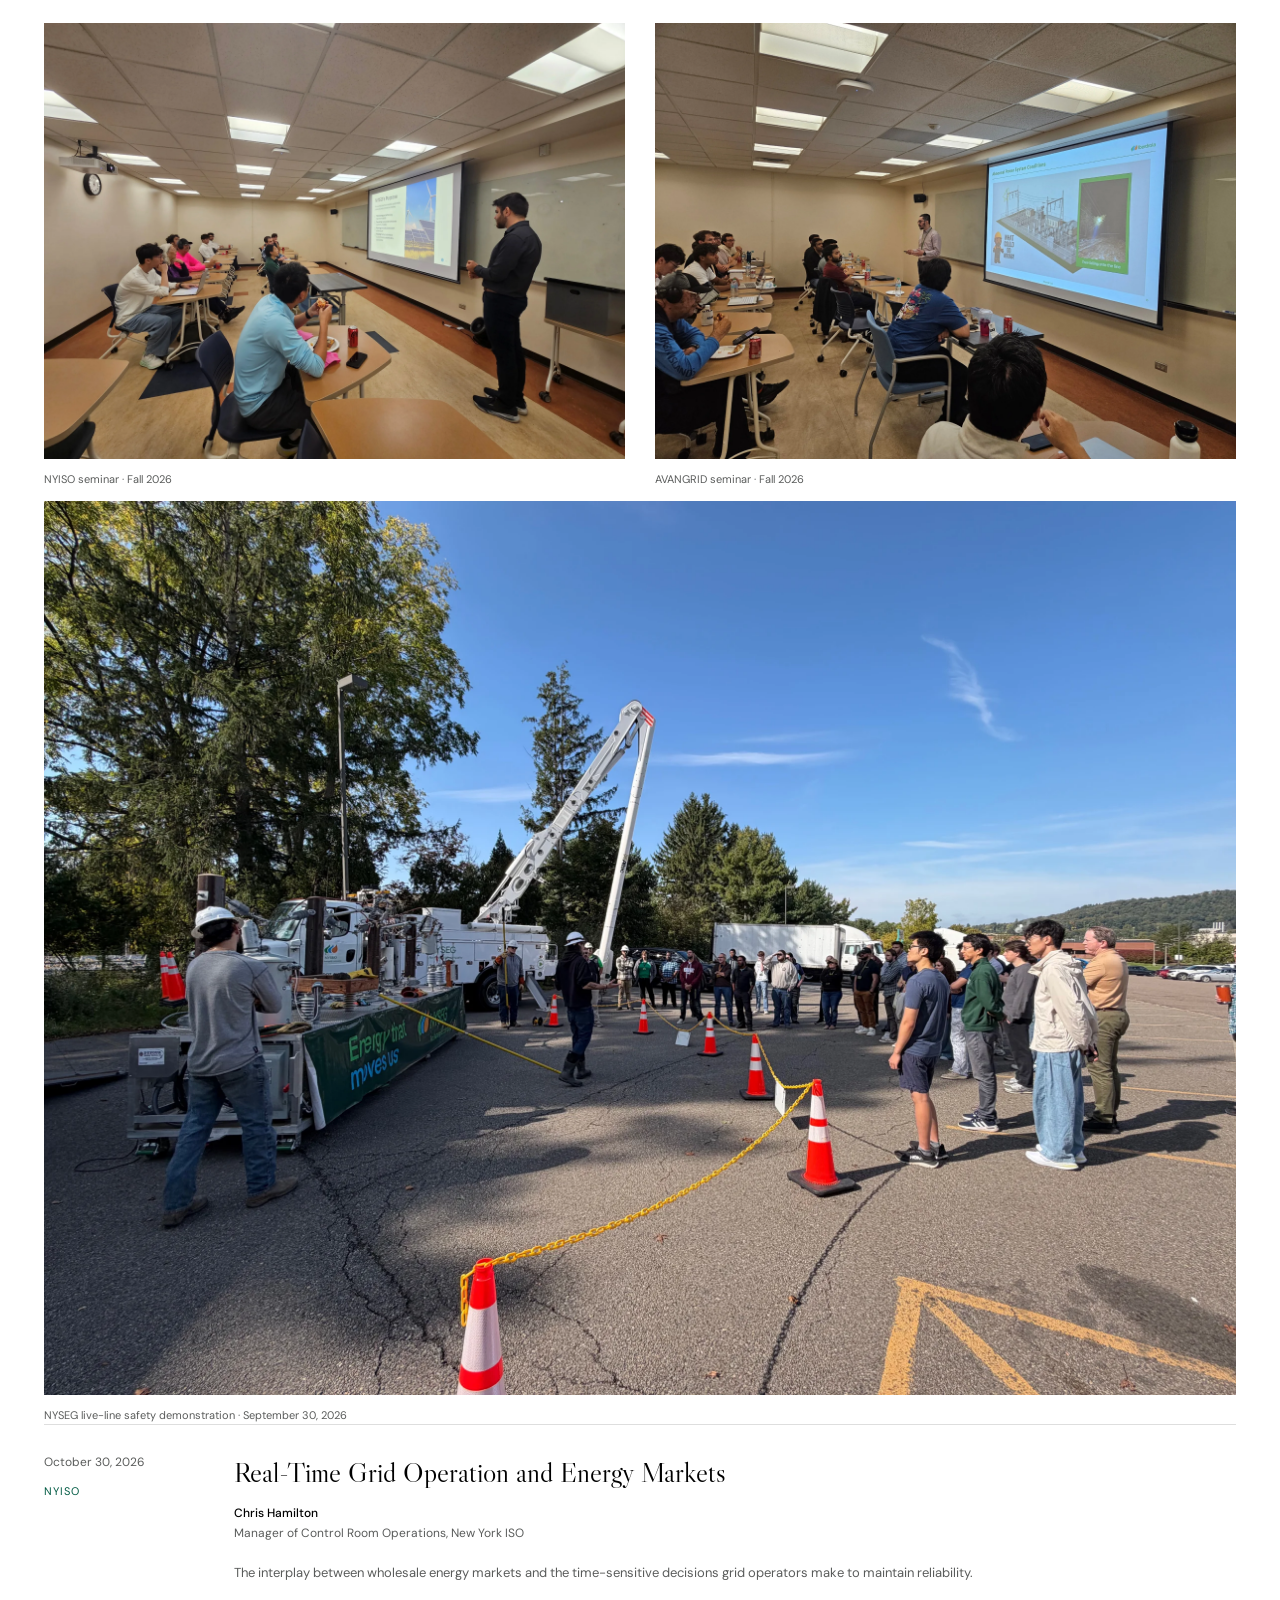
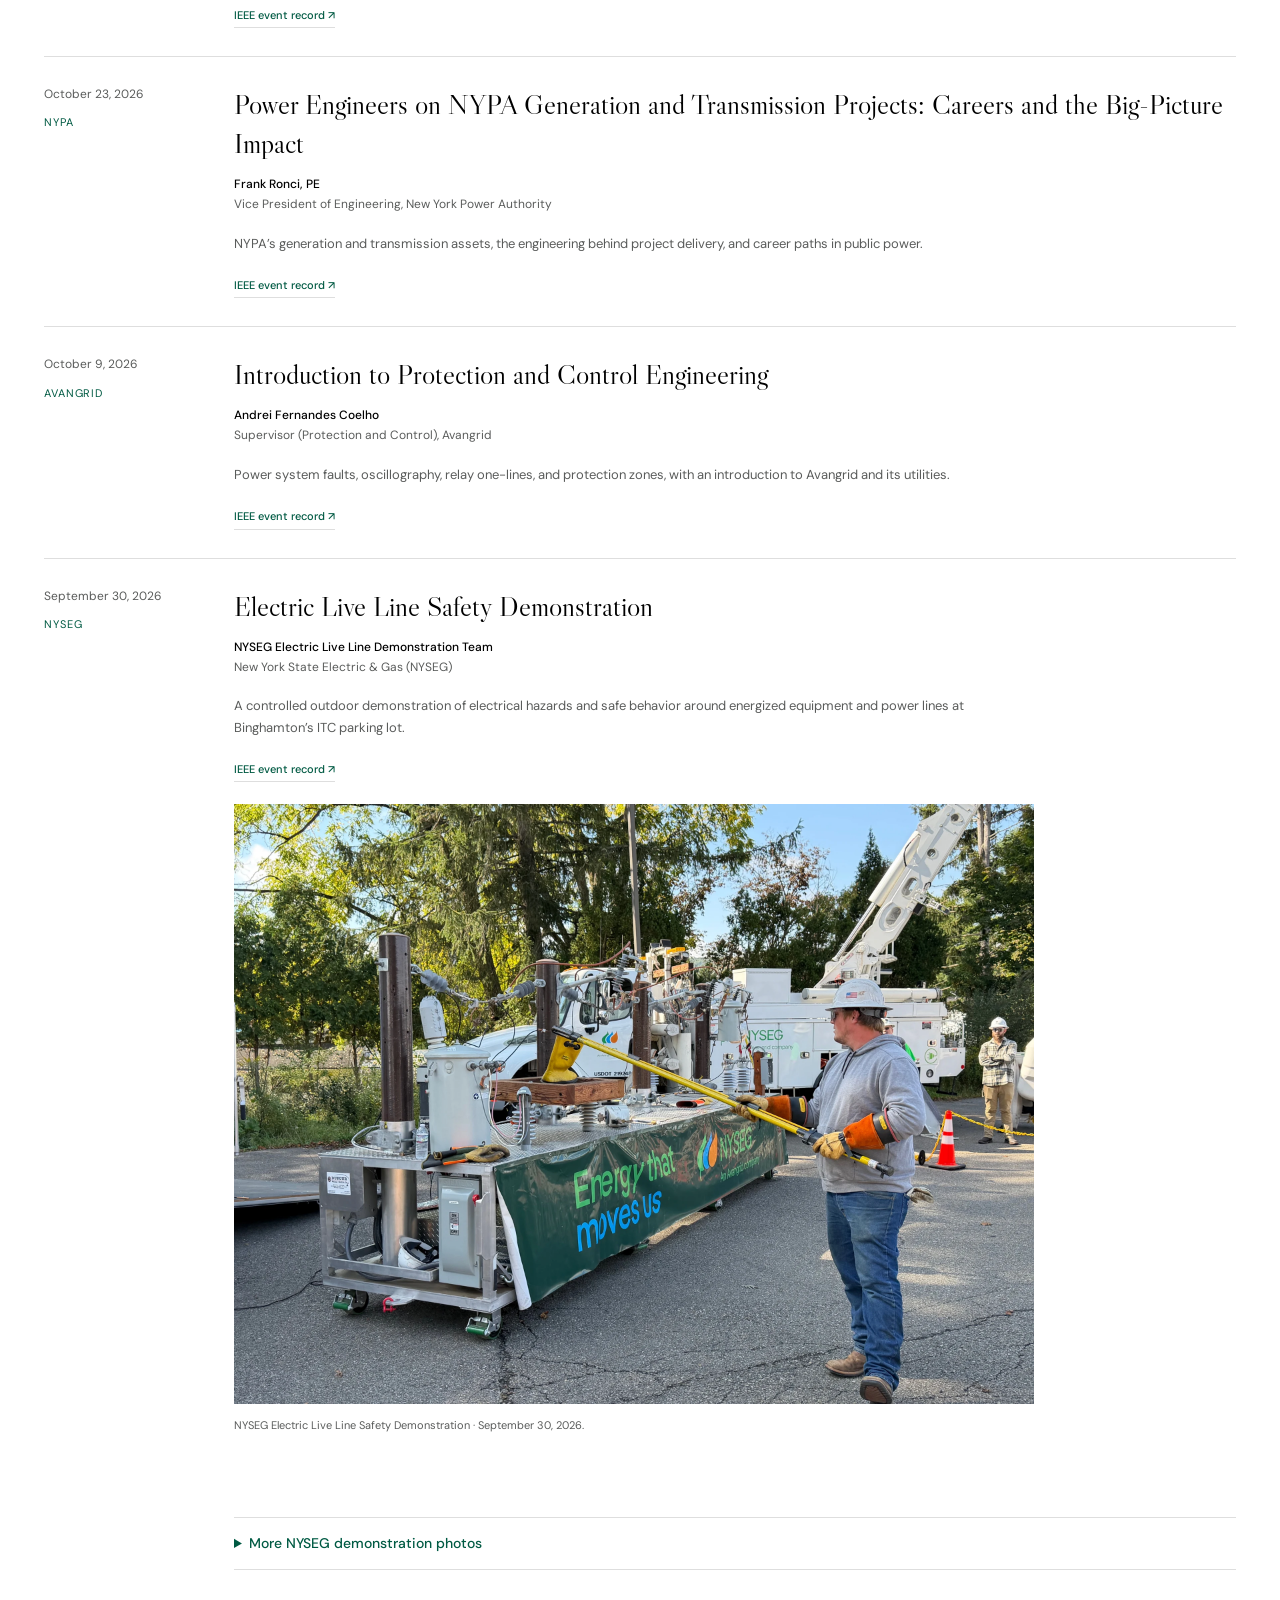
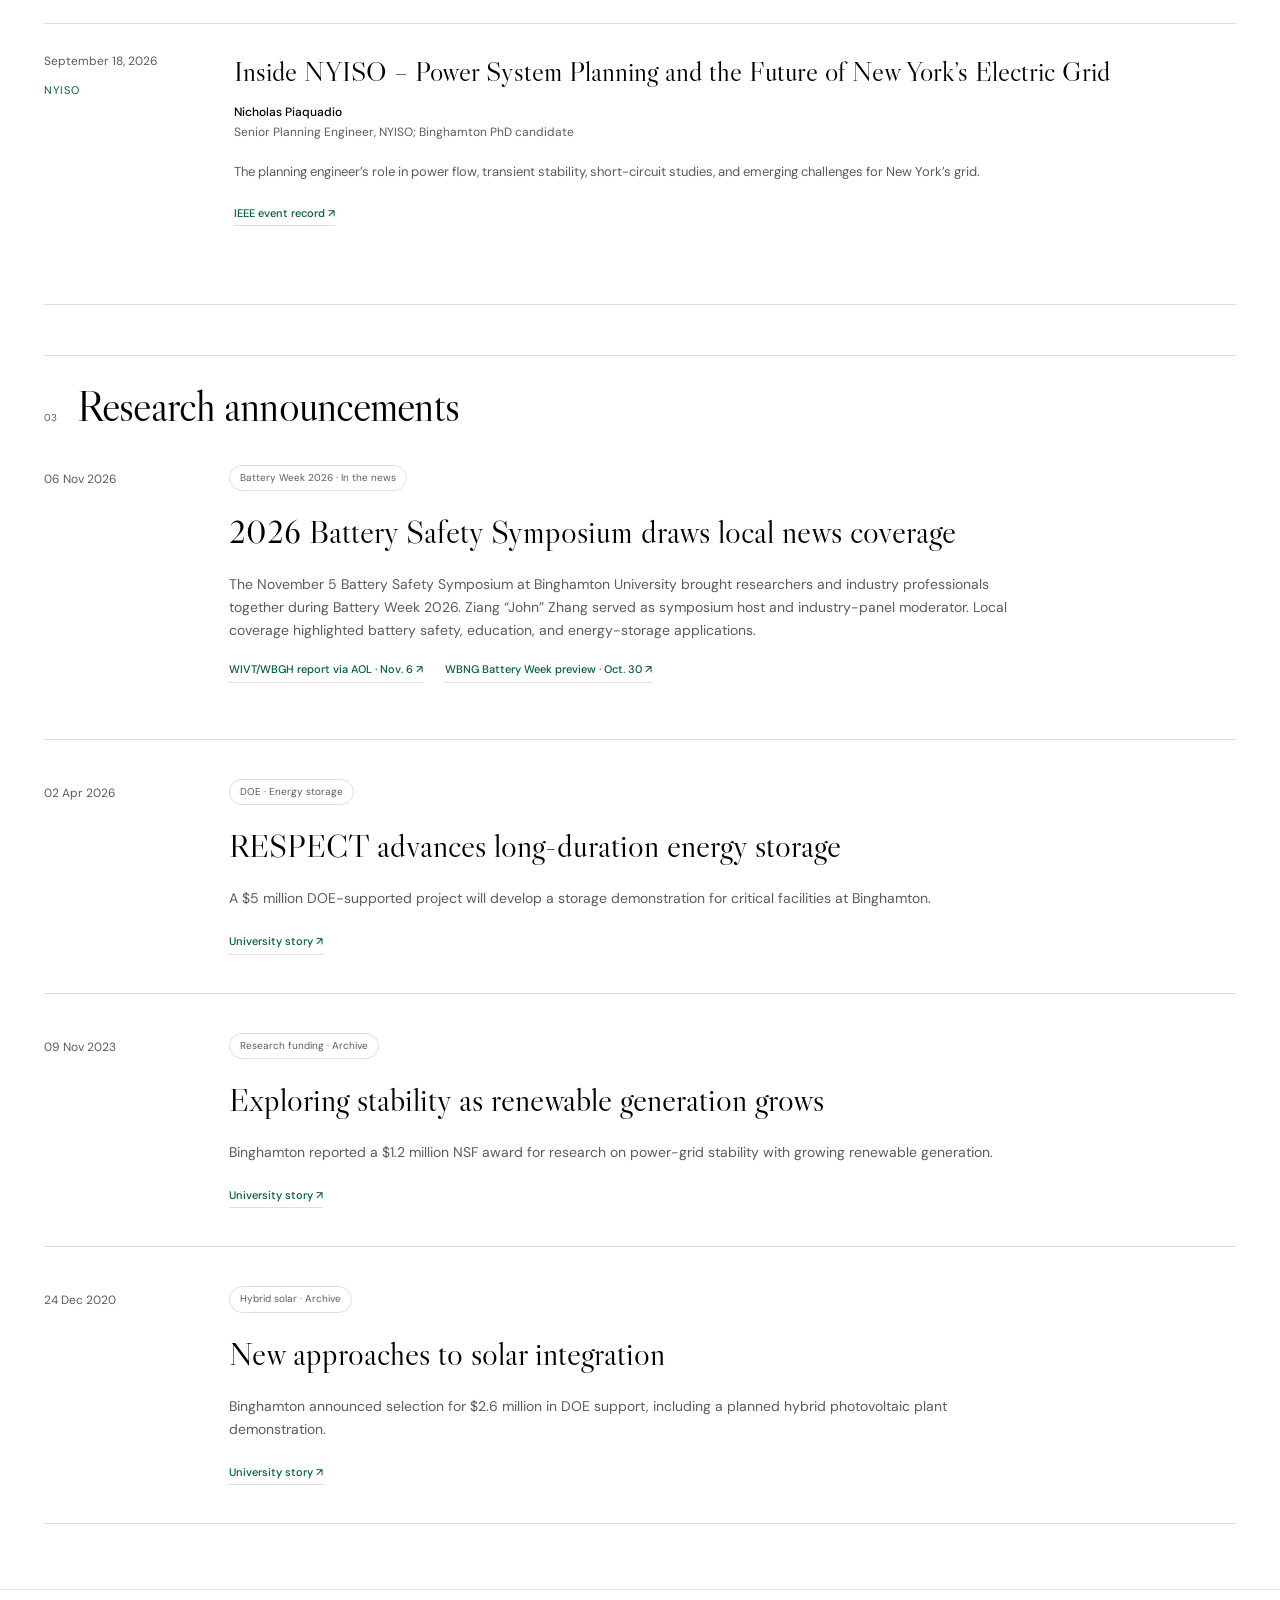
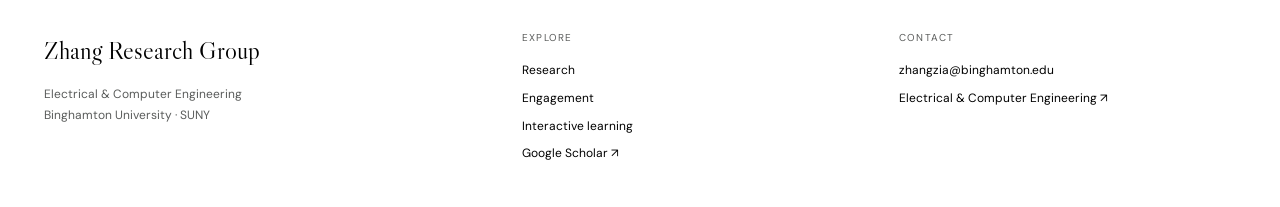
<file: news.html>
<!doctype html><html lang="en"><head><meta charset="utf-8"><meta name="viewport" content="width=device-width, initial-scale=1"><meta name="description" content="Research announcements, battery-safety workshops, IEEE seminars, symposiums, and lab tours."><title>News &amp; Events · Zhang Research Group</title><link rel="stylesheet" href="site.css"><script src="site.js" defer></script></head><body><a class="skip" href="#main">Skip to content</a><header class="site-header shell"><a class="brand" href="index.html" aria-label="Zhang Research Group home"><span class="brand-mark" aria-hidden="true">Z</span><span>Zhang Research Group<small>Binghamton University</small></span></a><button class="menu-toggle" type="button" aria-expanded="false" aria-controls="site-nav">Menu <span aria-hidden="true">☰</span></button><nav id="site-nav" aria-label="Main navigation"><a href="index.html">Home</a><a href="people.html">People</a><a href="research.html">Research</a><a href="education.html">Education</a><a href="engagement.html" aria-current="page">Engagement</a><a href="miscellaneous.html">Miscellaneous</a></nav></header><main id="main" class="shell"><section class="page-intro"><p class="eyebrow">Engagement / News &amp; Events</p><h1>Ideas brought<br>into the room.</h1><p class="lead">Research news and events we organize, host, or co-host—from battery safety and lab tours to power-industry seminars.</p><div class="education-links"><a href="engagement.html">← Engagement</a><a href="#events">Workshops & symposiums</a><a href="#seminars">IEEE seminars</a><a href="#news">Research news</a></div></section><section id="events" class="industry-events"><div class="section-label"><span>01</span><h2>Workshops, symposiums &amp; tours</h2></div><div class="event-list"><article id="battery-safety-2026"><div class="event-date"><time datetime="2026-11-05">November 5, 2026</time><span>Workshop &amp; symposium</span></div><div><h3>2026 Battery Safety Symposium</h3><p>The third Battery Safety Symposium brought together researchers and industry specialists to discuss cell chemistry, thermal runaway, safety standards, grid-scale storage, transportation, and recycling.</p><p class="small">Symposium host and industry-panel moderator: Ziang “John” Zhang</p><a class="source" href="https://events.vtools.ieee.org/m/585251" target="_blank" rel="noopener">Event details ↗</a><p class="coverage-links"><a class="source" href="https://www.aol.com/articles/technology-leaders-gather-bu-battery-223351000.html" target="_blank" rel="noopener">WIVT/WBGH report via AOL · Nov. 6 ↗</a><a class="source" href="https://www.wbng.com/2026/10/30/binghamton-university-new-energy-new-york-brings-back-battery-week-another-year/" target="_blank" rel="noopener">WBNG Battery Week preview · Oct. 30 ↗</a></p></div></article><article id="battery-safety-2025"><div class="event-date"><time datetime="2025-10-16">October 16, 2025</time><span>Workshop, lab tours &amp; demonstrations</span></div><div><h3>Battery Safety Workshop and Research Symposium</h3><p>The second battery-safety workshop examined standards, fire protection, testing, and energy-storage applications. The day included university lab tours, a Viridi energy-storage demonstration, Binghamton Motorsports’ electric race car, and the SUNY Schenectady Mobile Learning Lab.</p><p class="small">Workshop organizer: Ziang “John” Zhang</p><figure class="event-photo"><a class="photo-link" href="battery-safety-2025.jpg"><img src="battery-safety-2025.jpg" alt="Paul Rogers speaks into a microphone during a presentation on battery-energy-storage fire safety." width="800" height="532" loading="lazy"></a><figcaption>Paul Rogers of Energy Safety Response Group speaks at the October 16, 2025 battery-safety workshop. Photo: Zagham Shah / Binghamton University.</figcaption></figure><a class="source" href="https://www.binghamton.edu/news/story/5858/binghamton-hosts-battery-safety-symposium" target="_blank" rel="noopener">Event details ↗</a></div><details class="event-album"><summary>View 12 event photos</summary><div class="photo-grid"><figure><a class="photo-link" href="album-battery-safety-2025-02.jpg"><img src="album-battery-safety-2025-02.jpg" alt="A speaker gives opening remarks below the Battery Safety Workshop title slide." width="1200" height="798" loading="lazy"></a><figcaption>A speaker gives opening remarks below the Battery Safety Workshop title slide. <span class="photo-credit">Photo: Zagham Shah / Binghamton University.</span></figcaption></figure><figure><a class="photo-link" href="album-battery-safety-2025-07.jpg"><img src="album-battery-safety-2025-07.jpg" alt="Paul Rogers presents on battery energy storage fire safety." width="1200" height="798" loading="lazy"></a><figcaption>Paul Rogers presents on battery energy storage fire safety. <span class="photo-credit">Photo: Zagham Shah / Binghamton University.</span></figcaption></figure><figure><a class="photo-link" href="album-battery-safety-2025-09.jpg"><img src="album-battery-safety-2025-09.jpg" alt="Workshop participants listen and raise questions in the lecture hall." width="1200" height="798" loading="lazy"></a><figcaption>Workshop participants listen and raise questions in the lecture hall. <span class="photo-credit">Photo: Zagham Shah / Binghamton University.</span></figcaption></figure><figure><a class="photo-link" href="album-battery-safety-2025-11.jpg"><img src="album-battery-safety-2025-11.jpg" alt="A fire-protection specialist in uniform addresses the workshop." width="1200" height="798" loading="lazy"></a><figcaption>A fire-protection specialist in uniform addresses the workshop. <span class="photo-credit">Photo: Zagham Shah / Binghamton University.</span></figcaption></figure><figure><a class="photo-link" href="album-battery-safety-2025-14.jpg"><img src="album-battery-safety-2025-14.jpg" alt="A uniformed fire-protection specialist and another participant talk during a workshop break." width="1200" height="798" loading="lazy"></a><figcaption>A uniformed fire-protection specialist and another participant talk during a workshop break. <span class="photo-credit">Photo: Zagham Shah / Binghamton University.</span></figcaption></figure><figure><a class="photo-link" href="album-battery-safety-2025-17.jpg"><img src="album-battery-safety-2025-17.jpg" alt="Participants talk beside the lecture hall during a networking break." width="1200" height="798" loading="lazy"></a><figcaption>Participants talk beside the lecture hall during a networking break. <span class="photo-credit">Photo: Zagham Shah / Binghamton University.</span></figcaption></figure><figure><a class="photo-link" href="album-battery-safety-2025-18.jpg"><img src="album-battery-safety-2025-18.jpg" alt="A presenter in a red checked shirt speaks to the workshop audience." width="1200" height="798" loading="lazy"></a><figcaption>A presenter in a red checked shirt speaks to the workshop audience. <span class="photo-credit">Photo: Zagham Shah / Binghamton University.</span></figcaption></figure><figure><a class="photo-link" href="album-battery-safety-2025-21.jpg"><img src="album-battery-safety-2025-21.jpg" alt="A speaker points to an aerial facility image during a technical presentation." width="1200" height="798" loading="lazy"></a><figcaption>A speaker points to an aerial facility image during a technical presentation. <span class="photo-credit">Photo: Zagham Shah / Binghamton University.</span></figcaption></figure><figure><a class="photo-link" href="album-battery-safety-2025-26.jpg"><img src="album-battery-safety-2025-26.jpg" alt="A demonstrator explains equipment beside an outdoor energy-storage unit." width="1200" height="798" loading="lazy"></a><figcaption>A demonstrator explains equipment beside an outdoor energy-storage unit. <span class="photo-credit">Photo: Zagham Shah / Binghamton University.</span></figcaption></figure><figure><a class="photo-link" href="album-battery-safety-2025-27.jpg"><img src="album-battery-safety-2025-27.jpg" alt="Manufacturing demonstration objects and components are displayed on a table." width="1200" height="798" loading="lazy"></a><figcaption>Manufacturing demonstration objects and components are displayed on a table. <span class="photo-credit">Photo: Zagham Shah / Binghamton University.</span></figcaption></figure><figure><a class="photo-link" href="album-battery-safety-2025-31.jpg"><img src="album-battery-safety-2025-31.jpg" alt="A workshop speaker discusses a technical topic while holding a microphone." width="1200" height="798" loading="lazy"></a><figcaption>A workshop speaker discusses a technical topic while holding a microphone. <span class="photo-credit">Photo: Zagham Shah / Binghamton University.</span></figcaption></figure><figure><a class="photo-link" href="album-battery-safety-2025-35.jpg"><img src="album-battery-safety-2025-35.jpg" alt="A speaker presents from the Binghamton University lectern." width="1200" height="798" loading="lazy"></a><figcaption>A speaker presents from the Binghamton University lectern. <span class="photo-credit">Photo: Zagham Shah / Binghamton University.</span></figcaption></figure></div></details></article><article id="battery-safety-2023"><div class="event-date"><time datetime="2023-10-19">October 19, 2023</time><span>Workshop</span></div><div><h3>Workshop on Lithium-Ion Battery Safety in Transportation Applications</h3><p>A Battery Week workshop connecting battery and vehicle engineers, fire-protection specialists, infrastructure designers, and policymakers around lithium-ion transportation safety.</p><p class="small">Co-chair: Ziang “John” Zhang</p><a class="source" href="https://ny-best.org/page/2023fallagenda" target="_blank" rel="noopener">Event details ↗</a></div></article><article id="uas-symposium-2022"><div class="event-date"><time datetime="2022-09-16">September 16, 2022</time><span>Symposium</span></div><div><h3>UAS Symposium: Developments in Unmanned Aerial System Technologies and Applications</h3><p>Industry and academic sessions explored unmanned aerial systems, search and rescue, autonomy, endurance, navigation, swarms, and student capstone projects.</p><p class="small">Organizing committee: John Zhang (IEEE Binghamton Section chair)</p><a class="source" href="https://events.vtools.ieee.org/m/311391" target="_blank" rel="noopener">Event details ↗</a></div></article><article id="smart-energy-workshop-2020"><div class="event-date"><time datetime="2020-02-14">February 14, 2020</time><span>Workshop</span></div><div><h3>Spring 2020 Smart Energy Systems Workshop</h3><p>Short faculty presentations and a poster/networking session encouraged collaboration on smart-energy systems research.</p><p class="small">Co-sponsor and presenter: Ziang Zhang</p><a class="source" href="https://events.vtools.ieee.org/m/221166" target="_blank" rel="noopener">Event details ↗</a></div></article><article id="stts2019"><div class="event-date"><time datetime="2019-10-17">October 17, 2019</time><span>Symposium &amp; ITC tours</span></div><div><h3>Southern Tier Technology Symposium 2019</h3><p>A regional symposium on energy storage, clean transportation, power systems, industrial control, and student careers, with opportunities to tour the Innovative Technologies Complex.</p><p class="small">General chair: Ziang “John” Zhang</p><a class="source" href="https://events.vtools.ieee.org/m/202147" target="_blank" rel="noopener">Event details ↗</a></div><details class="event-album"><summary>View 8 event photos</summary><div class="photo-grid"><figure><a class="photo-link" href="album-stts-2019-002.jpg"><img src="album-stts-2019-002.jpg" alt="Participants talk with an exhibitor beside a Corning display in the ITC rotunda." width="1200" height="801" loading="lazy"></a><figcaption>Participants talk with an exhibitor beside a Corning display in the ITC rotunda. <span class="photo-credit">Photo: IEEE Binghamton Section event archive.</span></figcaption></figure><figure><a class="photo-link" href="album-stts-2019-034.jpg"><img src="album-stts-2019-034.jpg" alt="A poster presenter discusses a research poster with a symposium participant." width="1200" height="801" loading="lazy"></a><figcaption>A poster presenter discusses a research poster with a symposium participant. <span class="photo-credit">Photo: IEEE Binghamton Section event archive.</span></figcaption></figure><figure><a class="photo-link" href="album-stts-2019-046.jpg"><img src="album-stts-2019-046.jpg" alt="M. Stanley Whittingham gives a keynote presentation on energy storage." width="1200" height="801" loading="lazy"></a><figcaption>M. Stanley Whittingham gives a keynote presentation on energy storage. <span class="photo-credit">Photo: IEEE Binghamton Section event archive.</span></figcaption></figure><figure><a class="photo-link" href="album-stts-2019-058.jpg"><img src="album-stts-2019-058.jpg" alt="An audience member asks a question during a symposium session." width="1200" height="801" loading="lazy"></a><figcaption>An audience member asks a question during a symposium session. <span class="photo-credit">Photo: IEEE Binghamton Section event archive.</span></figcaption></figure><figure><a class="photo-link" href="album-stts-2019-068.jpg"><img src="album-stts-2019-068.jpg" alt="Ziang Zhang and a speaker discuss a presentation beside the lectern." width="1200" height="801" loading="lazy"></a><figcaption>Ziang Zhang and a speaker discuss a presentation beside the lectern. <span class="photo-credit">Photo: IEEE Binghamton Section event archive.</span></figcaption></figure><figure><a class="photo-link" href="album-stts-2019-096.jpg"><img src="album-stts-2019-096.jpg" alt="A speaker presents on the future electric power system." width="1200" height="801" loading="lazy"></a><figcaption>A speaker presents on the future electric power system. <span class="photo-credit">Photo: IEEE Binghamton Section event archive.</span></figcaption></figure><figure><a class="photo-link" href="album-stts-2019-110.jpg"><img src="album-stts-2019-110.jpg" alt="Symposium participants pose with certificates after the poster competition." width="1200" height="801" loading="lazy"></a><figcaption>Symposium participants pose with certificates after the poster competition. <span class="photo-credit">Photo: IEEE Binghamton Section event archive.</span></figcaption></figure><figure><a class="photo-link" href="album-stts-2019-113.jpg"><img src="album-stts-2019-113.jpg" alt="Four symposium participants pose together in the lecture hall." width="1200" height="801" loading="lazy"></a><figcaption>Four symposium participants pose together in the lecture hall. <span class="photo-credit">Photo: IEEE Binghamton Section event archive.</span></figcaption></figure></div></details></article></div></section><section id="seminars" class="industry-events"><div class="section-label"><span>02</span><h2>IEEE power &amp; energy seminars</h2></div><p class="section-description">The Fall 2026 series connects EECE 443 with industry practice, co-hosted with the IEEE PES, IES, and PELS student chapters.</p><div class="seminar-photos"><figure><img src="nyiso-seminar.webp" alt="A NYISO seminar presenter speaks with students in a Binghamton classroom" width="2400" height="1800" loading="lazy"><figcaption>NYISO seminar · Fall 2026</figcaption></figure><figure><img src="avangrid-seminar.webp" alt="An AVANGRID presenter discusses substation engineering with students in a Binghamton classroom" width="2400" height="1800" loading="lazy"><figcaption>AVANGRID seminar · Fall 2026</figcaption></figure></div><figure class="workforce-photo"><a class="photo-link" href="nyseg-live-line.webp"><img src="nyseg-live-line.webp" alt="Students attending NYSEG’s live-line safety demonstration" width="2400" height="1800" loading="lazy"></a><figcaption>NYSEG live-line safety demonstration · September 30, 2026</figcaption></figure><div class="event-list"><article><div class="event-date"><time datetime="2026-10-30">October 30, 2026</time><span>NYISO</span></div><div><h3>Real-Time Grid Operation and Energy Markets</h3><p class="event-speaker"><b>Chris Hamilton</b><br>Manager of Control Room Operations, New York ISO</p><p>The interplay between wholesale energy markets and the time-sensitive decisions grid operators make to maintain reliability.</p><a class="source" href="https://events.vtools.ieee.org/m/588108" target="_blank" rel="noopener">IEEE event record <span aria-hidden="true">↗</span></a></div></article>
<article><div class="event-date"><time datetime="2026-10-23">October 23, 2026</time><span>NYPA</span></div><div><h3>Power Engineers on NYPA Generation and Transmission Projects: Careers and the Big-Picture Impact</h3><p class="event-speaker"><b>Frank Ronci, PE</b><br>Vice President of Engineering, New York Power Authority</p><p>NYPA’s generation and transmission assets, the engineering behind project delivery, and career paths in public power.</p><a class="source" href="https://events.vtools.ieee.org/m/585980" target="_blank" rel="noopener">IEEE event record <span aria-hidden="true">↗</span></a></div></article>
<article><div class="event-date"><time datetime="2026-10-09">October 9, 2026</time><span>AVANGRID</span></div><div><h3>Introduction to Protection and Control Engineering</h3><p class="event-speaker"><b>Andrei Fernandes Coelho</b><br>Supervisor (Protection and Control), Avangrid</p><p>Power system faults, oscillography, relay one-lines, and protection zones, with an introduction to Avangrid and its utilities.</p><a class="source" href="https://events.vtools.ieee.org/m/580895" target="_blank" rel="noopener">IEEE event record <span aria-hidden="true">↗</span></a></div></article>
<article id="nyseg-live-line-2026"><div class="event-date"><time datetime="2026-09-30">September 30, 2026</time><span>NYSEG</span></div><div><h3>Electric Live Line Safety Demonstration</h3><p class="event-speaker"><b>NYSEG Electric Live Line Demonstration Team</b><br>New York State Electric &amp; Gas (NYSEG)</p><p>A controlled outdoor demonstration of electrical hazards and safe behavior around energized equipment and power lines at Binghamton’s ITC parking lot.</p><a class="source" href="https://events.vtools.ieee.org/m/578844" target="_blank" rel="noopener">IEEE event record <span aria-hidden="true">↗</span></a><figure class="event-photo"><a class="photo-link" href="nyseg-live-line-closeup.webp"><img src="nyseg-live-line-closeup.webp" alt="A NYSEG demonstrator explains electrical safety beside live-line demonstration equipment" width="2400" height="1800" loading="lazy"></a><figcaption>NYSEG Electric Live Line Safety Demonstration · September 30, 2026.</figcaption></figure></div><details class="event-album"><summary>More NYSEG demonstration photos</summary><div class="photo-grid"><figure><a class="photo-link" href="nyseg-safety-discussion.webp"><img src="nyseg-safety-discussion.webp" alt="Discussing safe behavior around electrical equipment with the NYSEG team." width="2000" height="1500" loading="lazy"></a><figcaption>Discussing safe behavior around electrical equipment with the NYSEG team.</figcaption></figure><figure><a class="photo-link" href="nyseg-safety-equipment.webp"><img src="nyseg-safety-equipment.webp" alt="NYSEG team members explain the equipment used in the safety demonstration." width="1500" height="2000" loading="lazy"></a><figcaption>NYSEG team members explain the equipment used in the safety demonstration.</figcaption></figure><figure><a class="photo-link" href="nyseg-students-and-team.webp"><img src="nyseg-students-and-team.webp" alt="Students and the NYSEG demonstration team at Binghamton University." width="2400" height="1800" loading="lazy"></a><figcaption>Students and the NYSEG demonstration team at Binghamton University.</figcaption></figure></div></details></article>
<article><div class="event-date"><time datetime="2026-09-18">September 18, 2026</time><span>NYISO</span></div><div><h3>Inside NYISO – Power System Planning and the Future of New York’s Electric Grid</h3><p class="event-speaker"><b>Nicholas Piaquadio</b><br>Senior Planning Engineer, NYISO; Binghamton PhD candidate</p><p>The planning engineer’s role in power flow, transient stability, short-circuit studies, and emerging challenges for New York’s grid.</p><a class="source" href="https://events.vtools.ieee.org/m/575735" target="_blank" rel="noopener">IEEE event record <span aria-hidden="true">↗</span></a></div></article></div>
</section><section id="news" class="project-section"><div class="section-label"><span>03</span><h2>Research announcements</h2></div><div class="news-list"><article id="symposium-2026-coverage"><time datetime="2026-11-06">06 Nov 2026</time><div><span class="tag">Battery Week 2026 · In the news</span><h3>2026 Battery Safety Symposium draws local news coverage</h3><p>The November 5 Battery Safety Symposium at Binghamton University brought researchers and industry professionals together during Battery Week 2026. Ziang “John” Zhang served as symposium host and industry-panel moderator. Local coverage highlighted battery safety, education, and energy-storage applications.</p><p class="coverage-links"><a class="source" href="https://www.aol.com/articles/technology-leaders-gather-bu-battery-223351000.html" target="_blank" rel="noopener">WIVT/WBGH report via AOL · Nov. 6 ↗</a><a class="source" href="https://www.wbng.com/2026/10/30/binghamton-university-new-energy-new-york-brings-back-battery-week-another-year/" target="_blank" rel="noopener">WBNG Battery Week preview · Oct. 30 ↗</a></p></div></article><article><time datetime="2026-04-02">02 Apr 2026</time><div><span class="tag">DOE · Energy storage</span><h3>RESPECT advances long-duration energy storage</h3><p>A $5 million DOE-supported project will develop a storage demonstration for critical facilities at Binghamton.</p><a class="source" href="https://www.binghamton.edu/news/story/6149/department-of-energy-awards-5-million-to-binghamton-university-research-to-advance-long-duration-energy-storage" target="_blank" rel="noopener">University story ↗</a></div></article><article><time datetime="2023-11-09">09 Nov 2023</time><div><span class="tag">Research funding · Archive</span><h3>Exploring stability as renewable generation grows</h3><p>Binghamton reported a $1.2 million NSF award for research on power-grid stability with growing renewable generation.</p><a class="source" href="https://www.binghamton.edu/news/story/4621/researchers-win-1.2-million-nsf-award-to-test-stability-of-power-grids-as-more-renewables-added" target="_blank" rel="noopener">University story <span aria-hidden="true">↗</span></a></div></article><article><time datetime="2020-12-24">24 Dec 2020</time><div><span class="tag">Hybrid solar · Archive</span><h3>New approaches to solar integration</h3><p>Binghamton announced selection for $2.6 million in DOE support, including a planned hybrid photovoltaic plant demonstration.</p><a class="source" href="https://www.binghamton.edu/news/story/2827/binghamton-team-to-lead-2.6-million-research-into-solar-energy-and-power-grids" target="_blank" rel="noopener">University story <span aria-hidden="true">↗</span></a></div></article></div></section></main><footer class="site-footer"><div class="shell footer-grid"><div><a class="footer-brand" href="index.html">Zhang Research Group</a><p>Electrical &amp; Computer Engineering<br>Binghamton University · SUNY</p></div><div><span class="footer-label">Explore</span><a href="research.html">Research</a><a href="engagement.html">Engagement</a><a href="education.html#interactive-learning">Interactive learning</a><a href="https://scholar.google.com/citations?user=-mVFdG4AAAAJ" target="_blank" rel="noopener">Google Scholar ↗</a></div><div><span class="footer-label">Contact</span><a href="mailto:zhangzia@binghamton.edu">zhangzia@binghamton.edu</a><a href="https://www.binghamton.edu/electrical-computer-engineering/" target="_blank" rel="noopener">Electrical &amp; Computer Engineering ↗</a></div></div></footer></body></html>
</file>
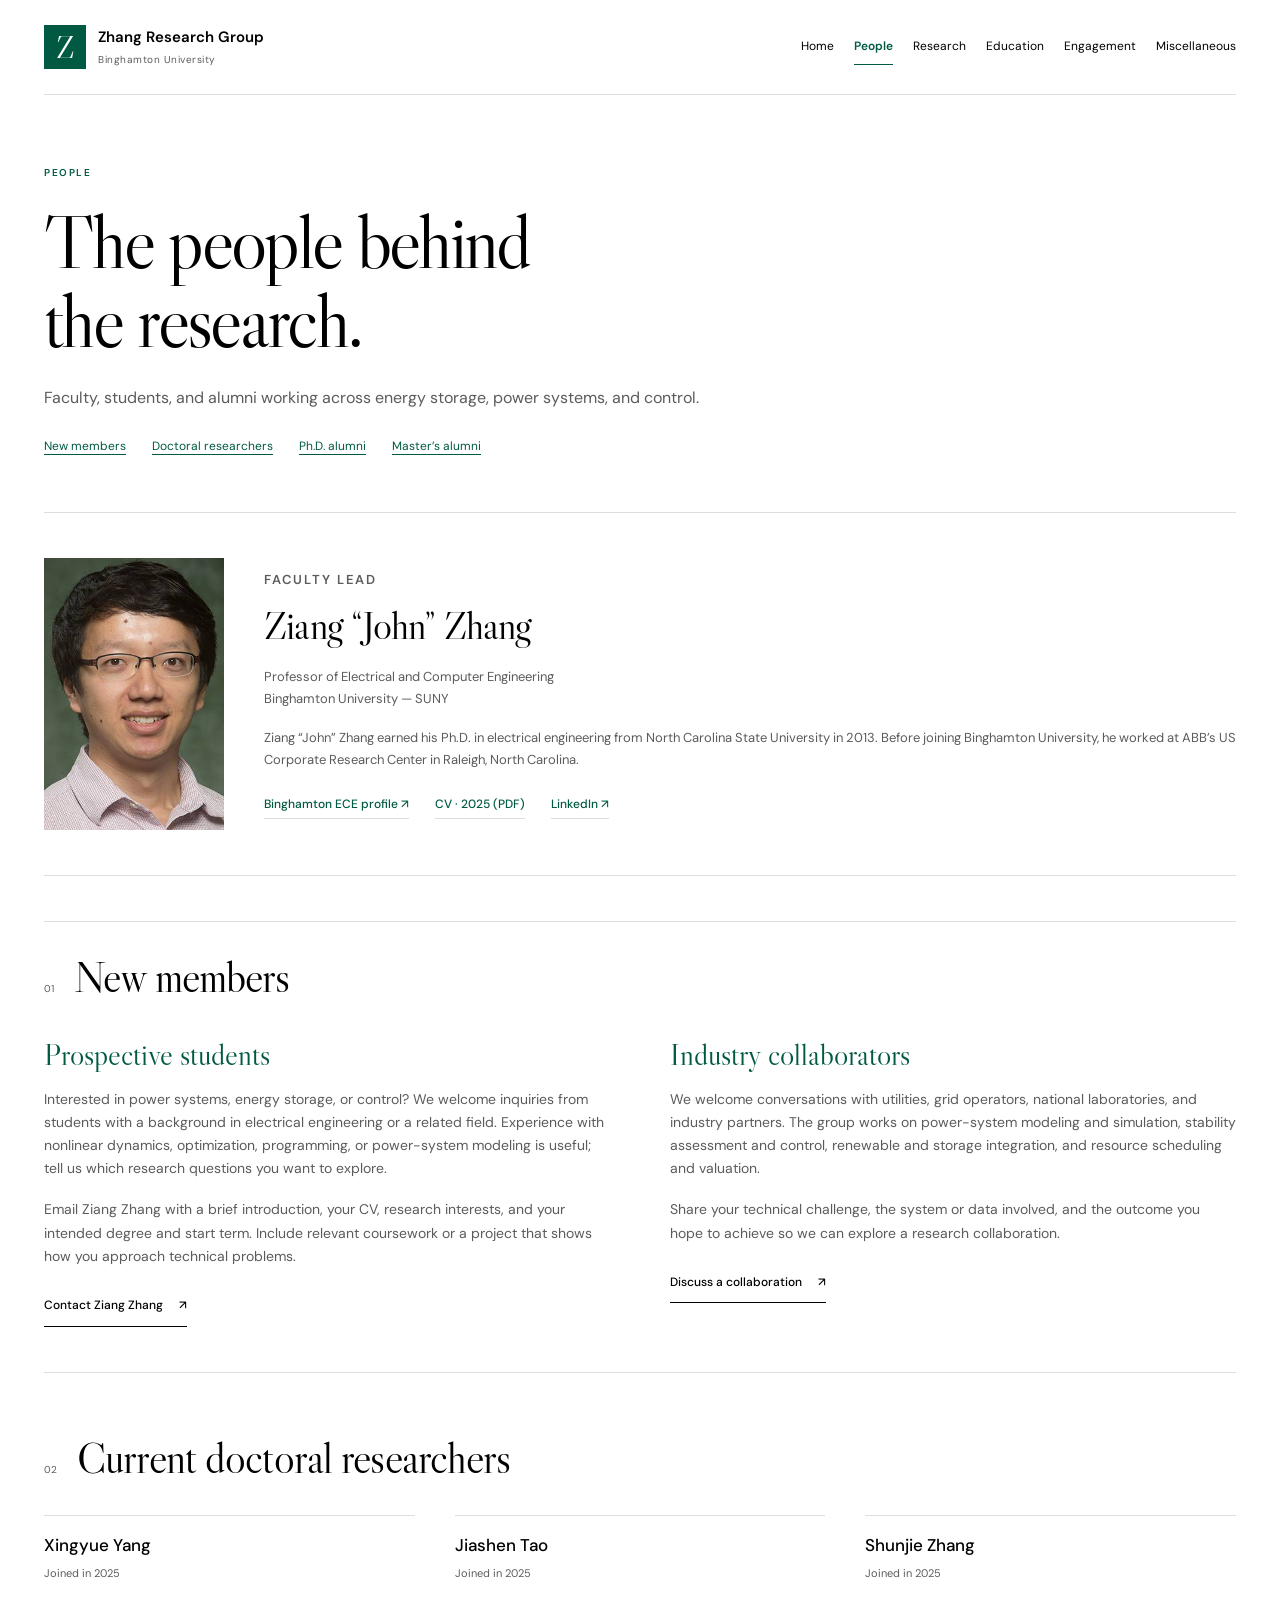
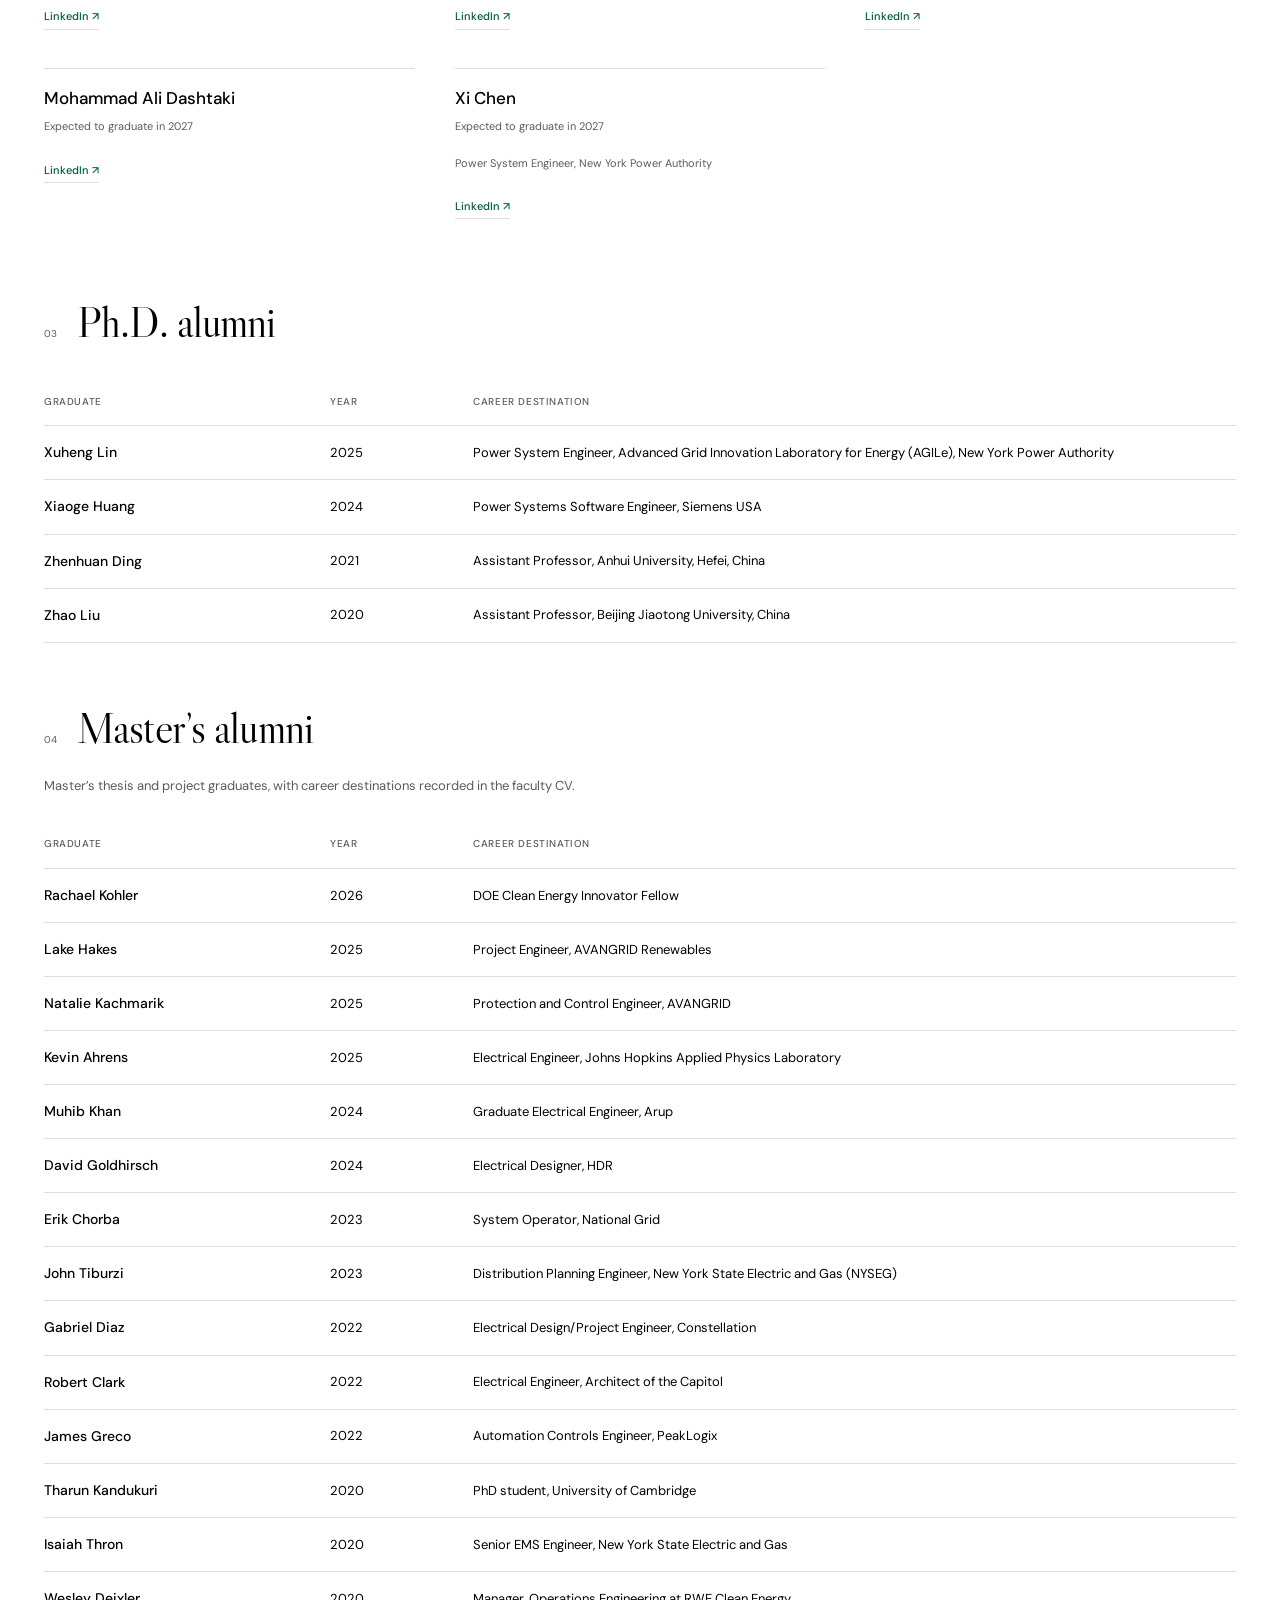
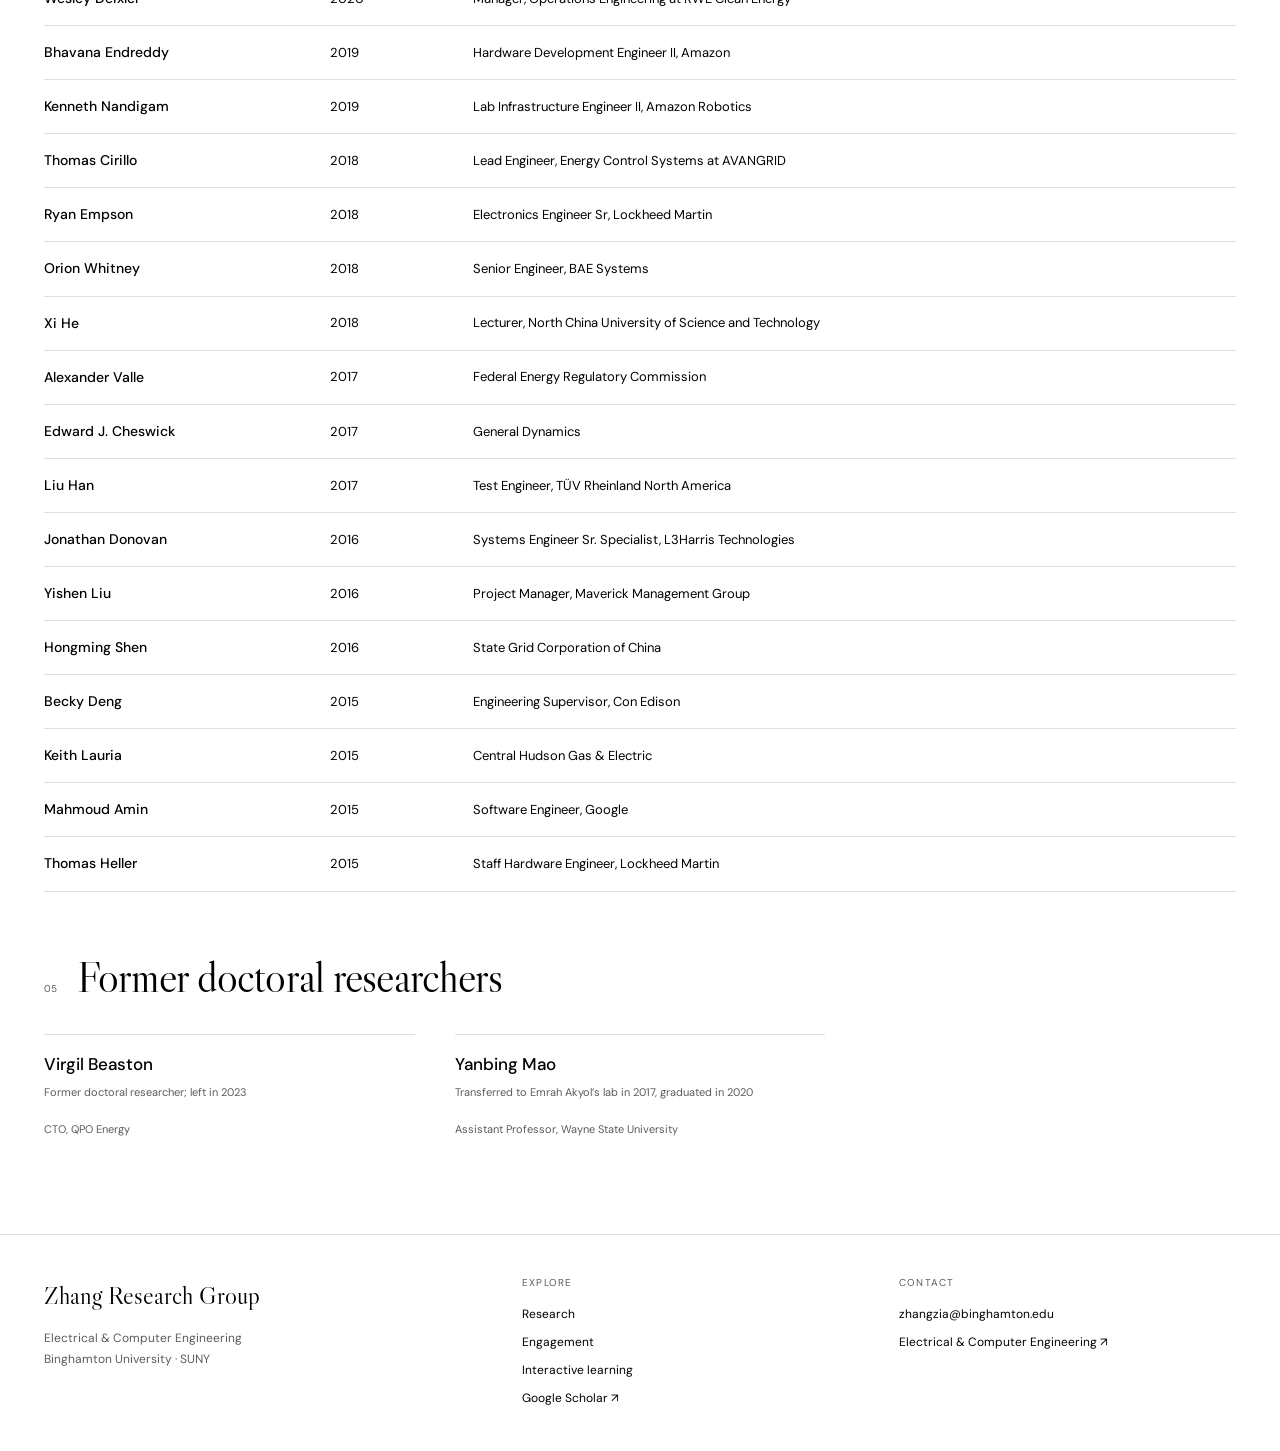
<file: people.html>
<!doctype html>
<html lang="en"><head><meta charset="utf-8"><meta name="viewport" content="width=device-width, initial-scale=1"><meta name="description" content="Meet the faculty, doctoral researchers, and graduate alumni of the Zhang Research Group."><title>People · Zhang Research Group</title><link rel="stylesheet" href="site.css"><script src="site.js" defer></script></head><body><a class="skip" href="#main">Skip to content</a><header class="site-header shell"><a class="brand" href="index.html" aria-label="Zhang Research Group home"><span class="brand-mark" aria-hidden="true">Z</span><span>Zhang Research Group<small>Binghamton University</small></span></a><button class="menu-toggle" type="button" aria-expanded="false" aria-controls="site-nav">Menu <span aria-hidden="true">☰</span></button><nav id="site-nav" aria-label="Main navigation"><a href="index.html">Home</a><a href="people.html" aria-current="page">People</a><a href="research.html">Research</a><a href="education.html">Education</a><a href="engagement.html">Engagement</a><a href="miscellaneous.html">Miscellaneous</a></nav></header><main id="main" class="shell"><section class="page-intro"><p class="eyebrow">People</p><h1>The people behind<br>the research.</h1><p class="lead">Faculty, students, and alumni working across energy storage, power systems, and control.</p><div class="education-links"><a href="#new-members">New members</a><a href="#doctoral">Doctoral researchers</a><a href="#phd-alumni">Ph.D. alumni</a><a href="#masters">Master’s alumni</a></div></section><section class="faculty"><img class="faculty-portrait" src="ziang-zhang.jpg" alt="Ziang John Zhang" width="301" height="455"><div><p class="eyebrow">Faculty lead</p><h2>Ziang “John” Zhang</h2><p>Professor of Electrical and Computer Engineering<br>Binghamton University — SUNY</p><p>Ziang “John” Zhang earned his Ph.D. in electrical engineering from North Carolina State University in 2013. Before joining Binghamton University, he worked at ABB’s US Corporate Research Center in Raleigh, North Carolina.</p><div class="education-links"><a class="source" href="https://www.binghamton.edu/electrical-computer-engineering/people/profile.html?id=zhangzia" target="_blank" rel="noopener">Binghamton ECE profile <span aria-hidden="true">↗</span></a><a class="source" href="Ziang-Zhang-CV-2025.pdf">CV · 2025 (PDF)</a><a class="source" href="https://www.linkedin.com/in/ziang-john-zhang-58a04a37/" target="_blank" rel="noopener" aria-label="Ziang John Zhang on LinkedIn">LinkedIn <span aria-hidden="true">↗</span></a></div></div></section><section class="people-section new-members" id="new-members"><div class="section-label"><span>01</span><h2>New members</h2></div><div class="membership-grid"><div><h3>Prospective students</h3><p>Interested in power systems, energy storage, or control? We welcome inquiries from students with a background in electrical engineering or a related field. Experience with nonlinear dynamics, optimization, programming, or power-system modeling is useful; tell us which research questions you want to explore.</p><p>Email Ziang Zhang with a brief introduction, your CV, research interests, and your intended degree and start term. Include relevant coursework or a project that shows how you approach technical problems.</p><a class="text-link" href="mailto:zhangzia@binghamton.edu?subject=Prospective%20student%20inquiry">Contact Ziang Zhang <span aria-hidden="true">↗</span></a></div><div><h3>Industry collaborators</h3><p>We welcome conversations with utilities, grid operators, national laboratories, and industry partners. The group works on power-system modeling and simulation, stability assessment and control, renewable and storage integration, and resource scheduling and valuation.</p><p>Share your technical challenge, the system or data involved, and the outcome you hope to achieve so we can explore a research collaboration.</p><a class="text-link" href="mailto:zhangzia@binghamton.edu?subject=Research%20collaboration%20inquiry">Discuss a collaboration <span aria-hidden="true">↗</span></a></div></div></section><section class="people-section" id="doctoral"><div class="section-label"><span>02</span><h2>Current doctoral researchers</h2></div><div class="people-list"><div><h3>Xingyue Yang</h3><p class="small">Joined in 2025</p><a class="source" href="https://www.linkedin.com/in/xingyue--yang/" target="_blank" rel="noopener">LinkedIn <span aria-hidden="true">↗</span></a></div><div><h3>Jiashen Tao</h3><p class="small">Joined in 2025</p><a class="source" href="https://www.linkedin.com/in/jiashen-tao-0701633b5/" target="_blank" rel="noopener">LinkedIn <span aria-hidden="true">↗</span></a></div><div><h3>Shunjie Zhang</h3><p class="small">Joined in 2025</p><a class="source" href="https://www.linkedin.com/in/shunjie-zhang-5459b8221/" target="_blank" rel="noopener">LinkedIn <span aria-hidden="true">↗</span></a></div><div><h3>Mohammad Ali Dashtaki</h3><p class="small">Expected to graduate in 2027</p><a class="source" href="https://www.linkedin.com/in/mohammad-ali-dashtaki-a5a3291b3" target="_blank" rel="noopener">LinkedIn <span aria-hidden="true">↗</span></a></div><div><h3>Xi Chen</h3><p class="small">Expected to graduate in 2027</p><p class="small">Power System Engineer, New York Power Authority</p><a class="source" href="https://www.linkedin.com/in/xi-michael-chen-7451a8145/" target="_blank" rel="noopener">LinkedIn <span aria-hidden="true">↗</span></a></div></div></section><section class="people-section" id="phd-alumni"><div class="section-label"><span>03</span><h2>Ph.D. alumni</h2></div><div class="table-wrap alumni-table"><table><thead><tr><th scope="col">Graduate</th><th scope="col">Year</th><th scope="col">Career destination</th></tr></thead><tbody><tr><th scope="row">Xuheng Lin</th><td>2025</td><td>Power System Engineer, Advanced Grid Innovation Laboratory for Energy (AGILe), New York Power Authority</td></tr><tr><th scope="row">Xiaoge Huang</th><td>2024</td><td>Power Systems Software Engineer, Siemens USA</td></tr><tr><th scope="row">Zhenhuan Ding</th><td>2021</td><td>Assistant Professor, Anhui University, Hefei, China</td></tr><tr><th scope="row">Zhao Liu</th><td>2020</td><td>Assistant Professor, Beijing Jiaotong University, China</td></tr></tbody></table></div></section><section class="people-section" id="masters"><div class="section-label"><span>04</span><h2>Master’s alumni</h2></div><p class="section-description">Master’s thesis and project graduates, with career destinations recorded in the faculty CV.</p><div class="table-wrap alumni-table"><table><thead><tr><th scope="col">Graduate</th><th scope="col">Year</th><th scope="col">Career destination</th></tr></thead><tbody><tr><th scope="row">Rachael Kohler</th><td>2026</td><td>DOE Clean Energy Innovator Fellow</td></tr><tr><th scope="row">Lake Hakes</th><td>2025</td><td>Project Engineer, AVANGRID Renewables</td></tr><tr><th scope="row">Natalie Kachmarik</th><td>2025</td><td>Protection and Control Engineer, AVANGRID</td></tr><tr><th scope="row">Kevin Ahrens</th><td>2025</td><td>Electrical Engineer, Johns Hopkins Applied Physics Laboratory</td></tr><tr><th scope="row">Muhib Khan</th><td>2024</td><td>Graduate Electrical Engineer, Arup</td></tr><tr><th scope="row">David Goldhirsch</th><td>2024</td><td>Electrical Designer, HDR</td></tr><tr><th scope="row">Erik Chorba</th><td>2023</td><td>System Operator, National Grid</td></tr><tr><th scope="row">John Tiburzi</th><td>2023</td><td>Distribution Planning Engineer, New York State Electric and Gas (NYSEG)</td></tr><tr><th scope="row">Gabriel Diaz</th><td>2022</td><td>Electrical Design/Project Engineer, Constellation</td></tr><tr><th scope="row">Robert Clark</th><td>2022</td><td>Electrical Engineer, Architect of the Capitol</td></tr><tr><th scope="row">James Greco</th><td>2022</td><td>Automation Controls Engineer, PeakLogix</td></tr><tr><th scope="row">Tharun Kandukuri</th><td>2020</td><td>PhD student, University of Cambridge</td></tr><tr><th scope="row">Isaiah Thron</th><td>2020</td><td>Senior EMS Engineer, New York State Electric and Gas</td></tr><tr><th scope="row">Wesley Deixler</th><td>2020</td><td>Manager, Operations Engineering at RWE Clean Energy</td></tr><tr><th scope="row">Bhavana Endreddy</th><td>2019</td><td>Hardware Development Engineer II, Amazon</td></tr><tr><th scope="row">Kenneth Nandigam</th><td>2019</td><td>Lab Infrastructure Engineer II, Amazon Robotics</td></tr><tr><th scope="row">Thomas Cirillo</th><td>2018</td><td>Lead Engineer, Energy Control Systems at AVANGRID</td></tr><tr><th scope="row">Ryan Empson</th><td>2018</td><td>Electronics Engineer Sr, Lockheed Martin</td></tr><tr><th scope="row">Orion Whitney</th><td>2018</td><td>Senior Engineer, BAE Systems</td></tr><tr><th scope="row">Xi He</th><td>2018</td><td>Lecturer, North China University of Science and Technology</td></tr><tr><th scope="row">Alexander Valle</th><td>2017</td><td>Federal Energy Regulatory Commission</td></tr><tr><th scope="row">Edward J. Cheswick</th><td>2017</td><td>General Dynamics</td></tr><tr><th scope="row">Liu Han</th><td>2017</td><td>Test Engineer, TÜV Rheinland North America</td></tr><tr><th scope="row">Jonathan Donovan</th><td>2016</td><td>Systems Engineer Sr. Specialist, L3Harris Technologies</td></tr><tr><th scope="row">Yishen Liu</th><td>2016</td><td>Project Manager, Maverick Management Group</td></tr><tr><th scope="row">Hongming Shen</th><td>2016</td><td>State Grid Corporation of China</td></tr><tr><th scope="row">Becky Deng</th><td>2015</td><td>Engineering Supervisor, Con Edison</td></tr><tr><th scope="row">Keith Lauria</th><td>2015</td><td>Central Hudson Gas &amp; Electric</td></tr><tr><th scope="row">Mahmoud Amin</th><td>2015</td><td>Software Engineer, Google</td></tr><tr><th scope="row">Thomas Heller</th><td>2015</td><td>Staff Hardware Engineer, Lockheed Martin</td></tr></tbody></table></div></section><section class="people-section"><div class="section-label"><span>05</span><h2>Former doctoral researchers</h2></div><div class="people-list"><div><h3>Virgil Beaston</h3><p class="small">Former doctoral researcher; left in 2023</p><p class="small">CTO, QPO Energy</p></div><div><h3>Yanbing Mao</h3><p class="small">Transferred to Emrah Akyol’s lab in 2017, graduated in 2020</p><p class="small">Assistant Professor, Wayne State University</p></div></div></section></main><footer class="site-footer"><div class="shell footer-grid"><div><a class="footer-brand" href="index.html">Zhang Research Group</a><p>Electrical &amp; Computer Engineering<br>Binghamton University · SUNY</p></div><div><span class="footer-label">Explore</span><a href="research.html">Research</a><a href="engagement.html">Engagement</a><a href="education.html#interactive-learning">Interactive learning</a><a href="https://scholar.google.com/citations?user=-mVFdG4AAAAJ" target="_blank" rel="noopener">Google Scholar ↗</a></div><div><span class="footer-label">Contact</span><a href="mailto:zhangzia@binghamton.edu">zhangzia@binghamton.edu</a><a href="https://www.binghamton.edu/electrical-computer-engineering/" target="_blank" rel="noopener">Electrical &amp; Computer Engineering ↗</a></div></div></footer></body></html>
</file>
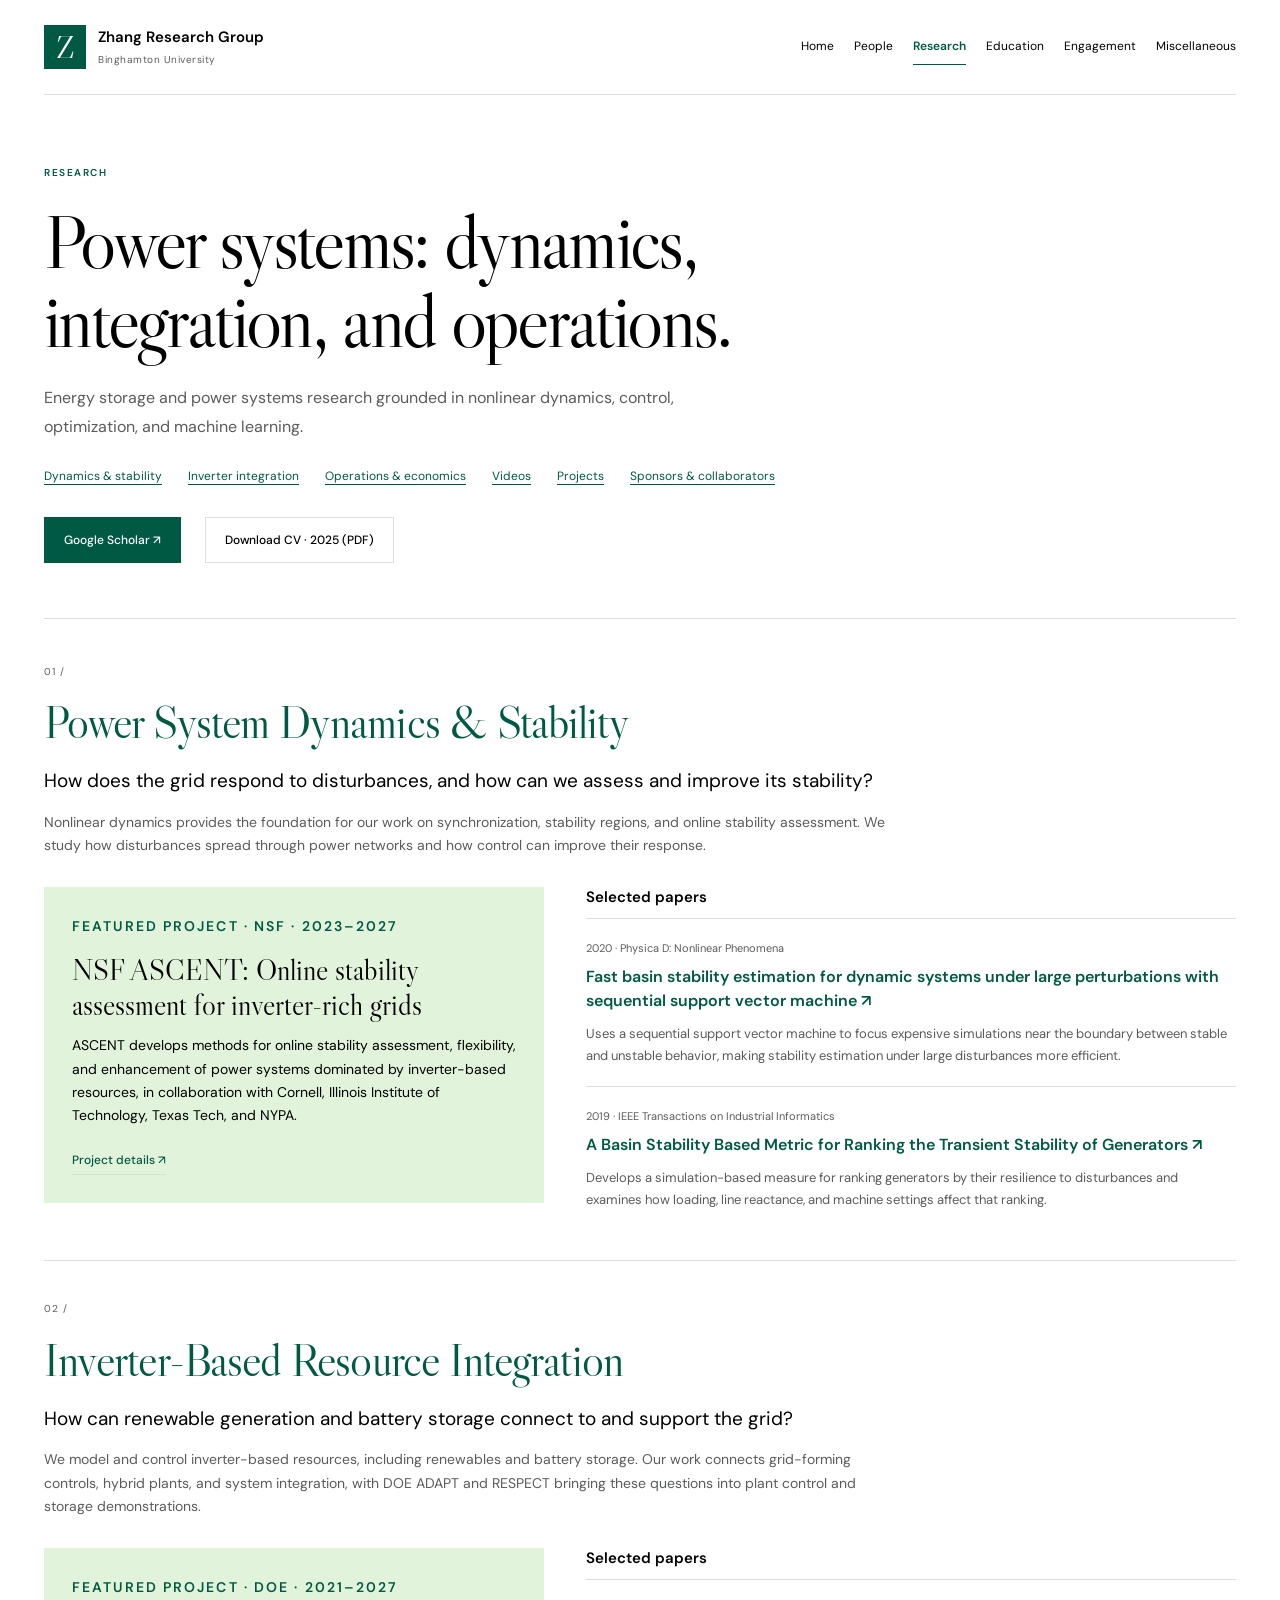
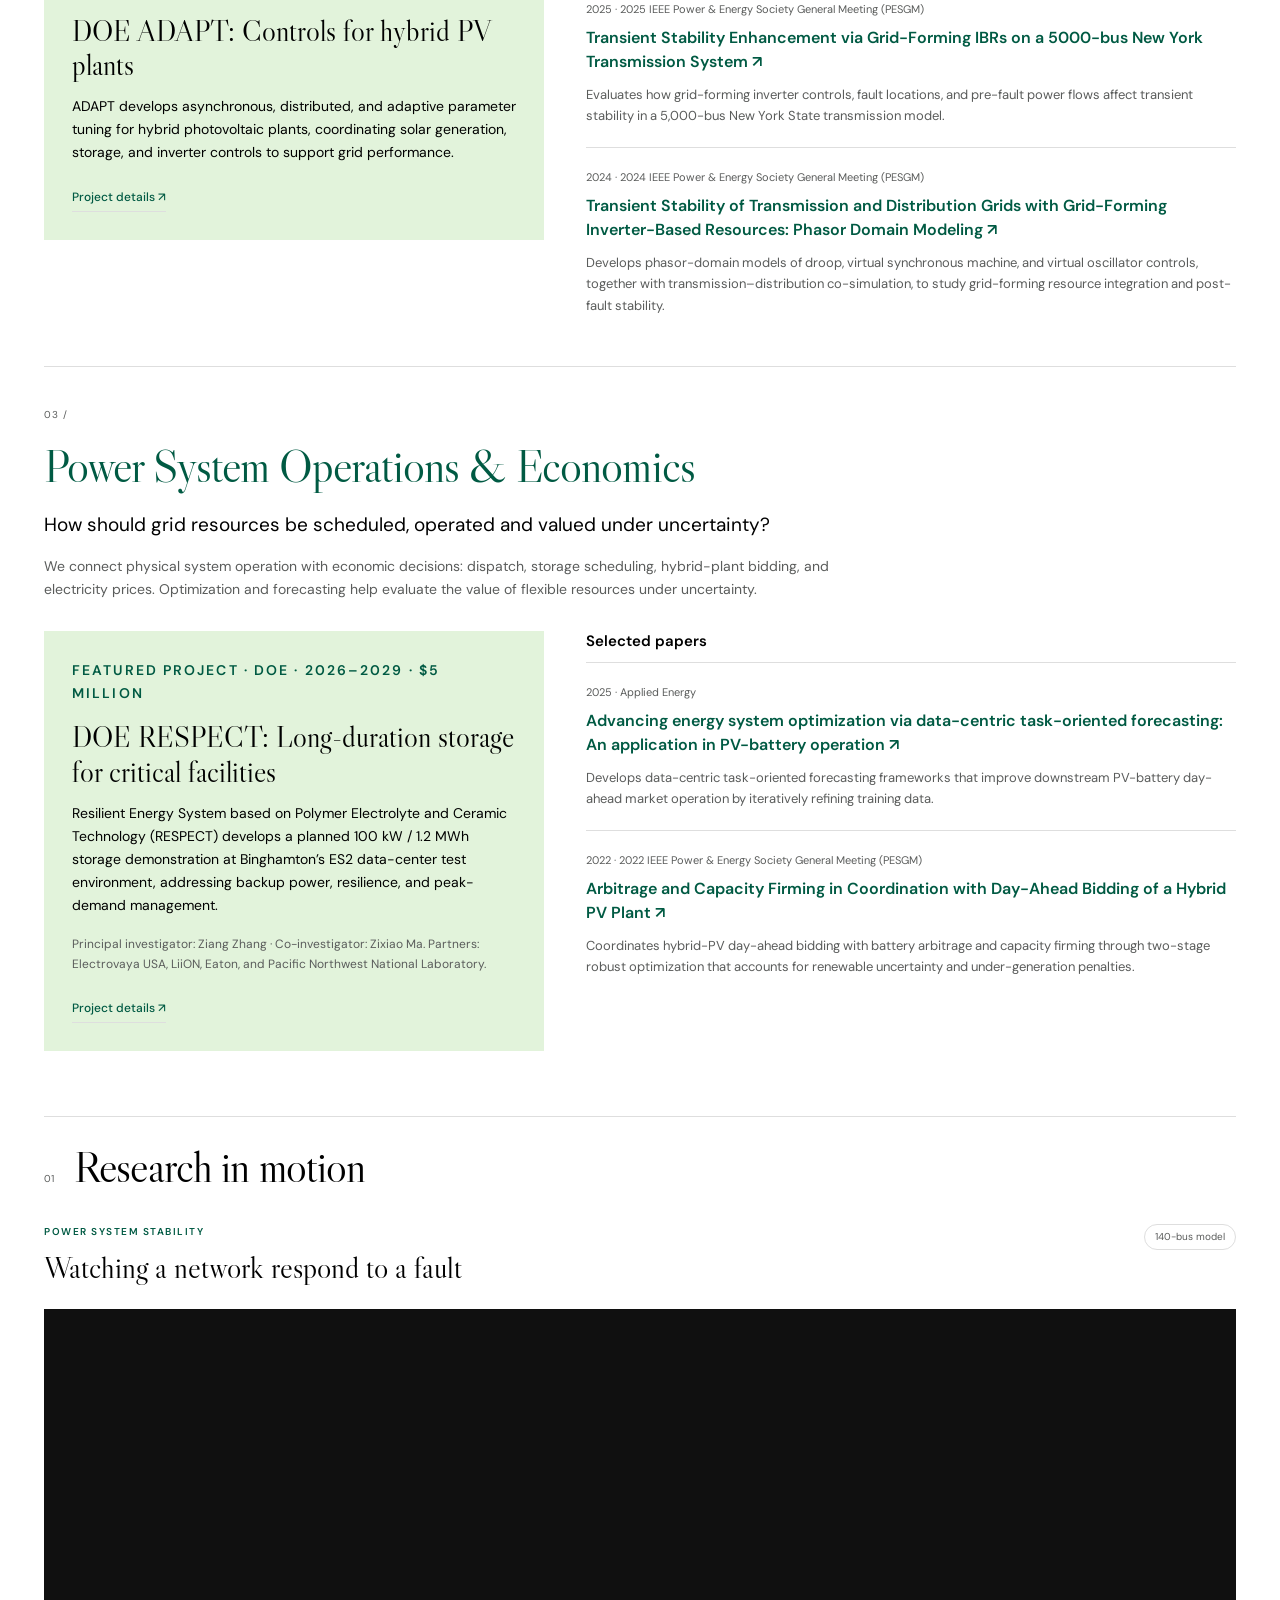
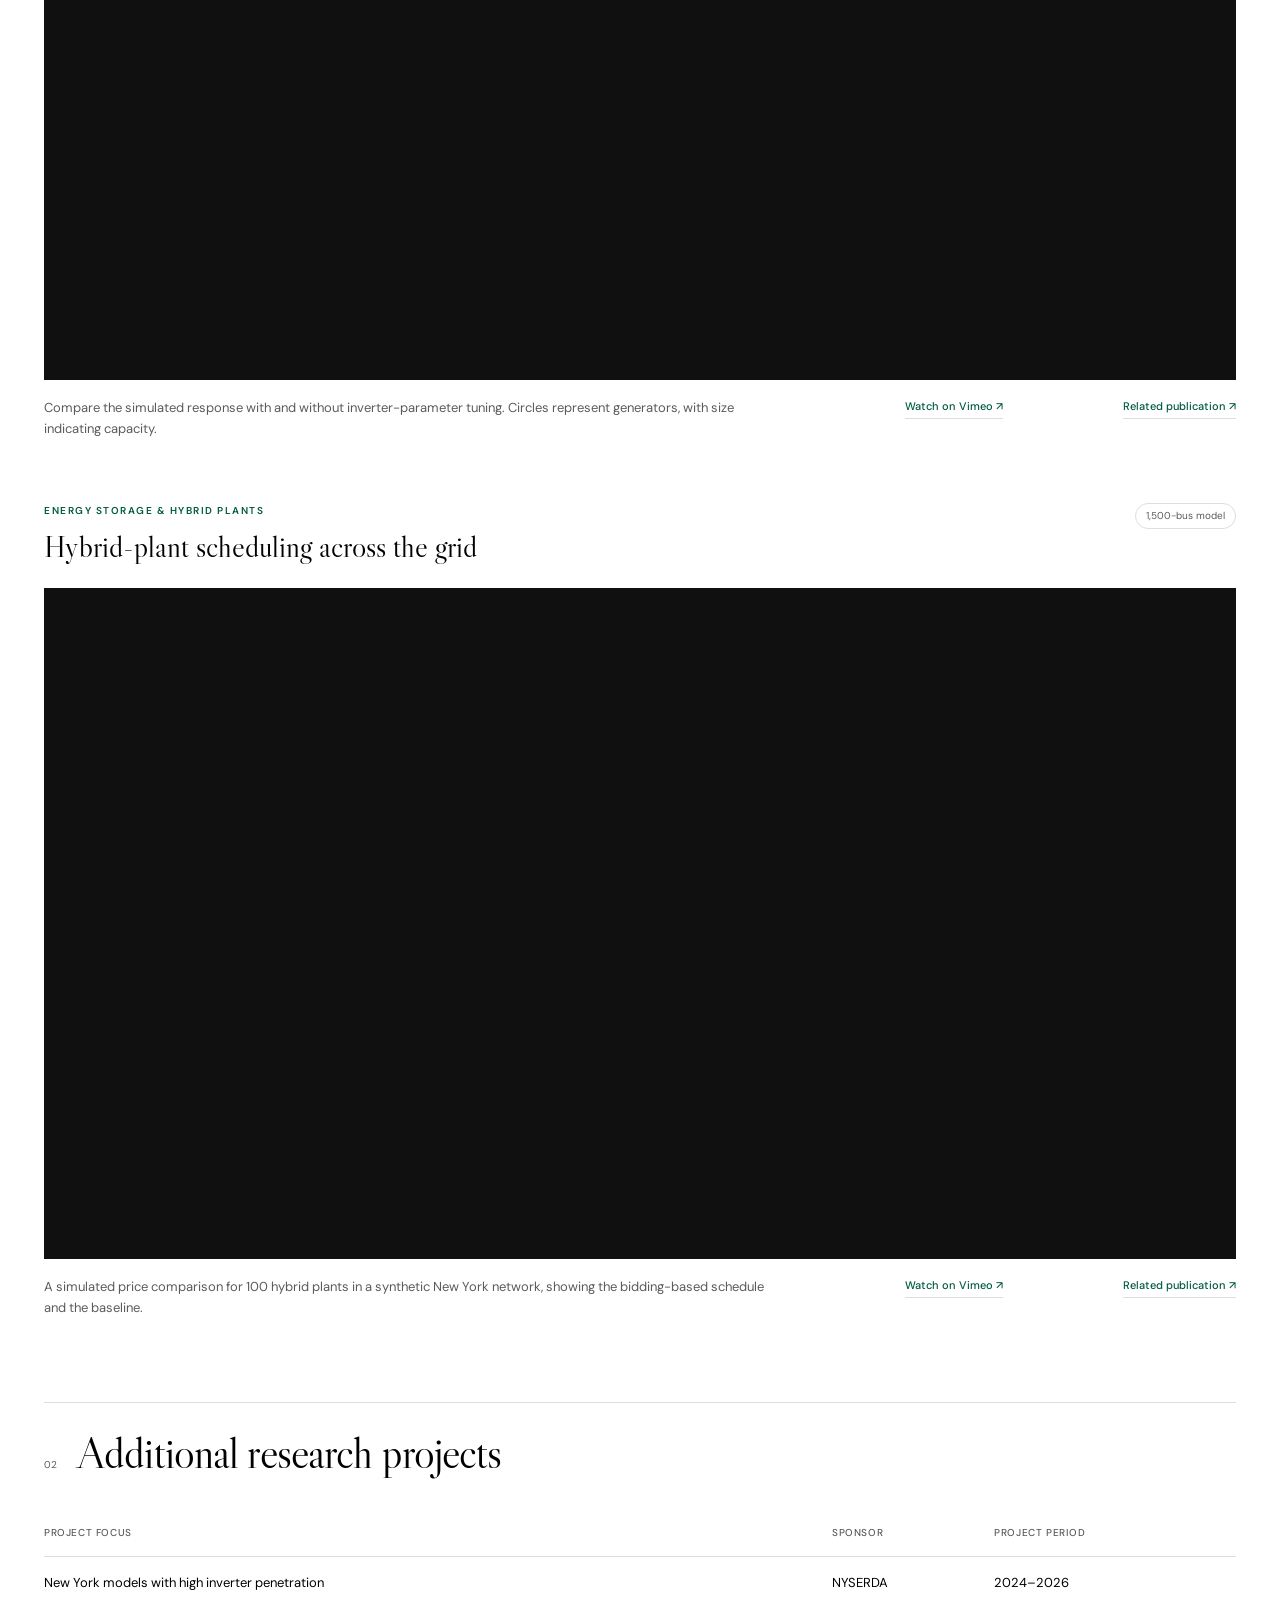
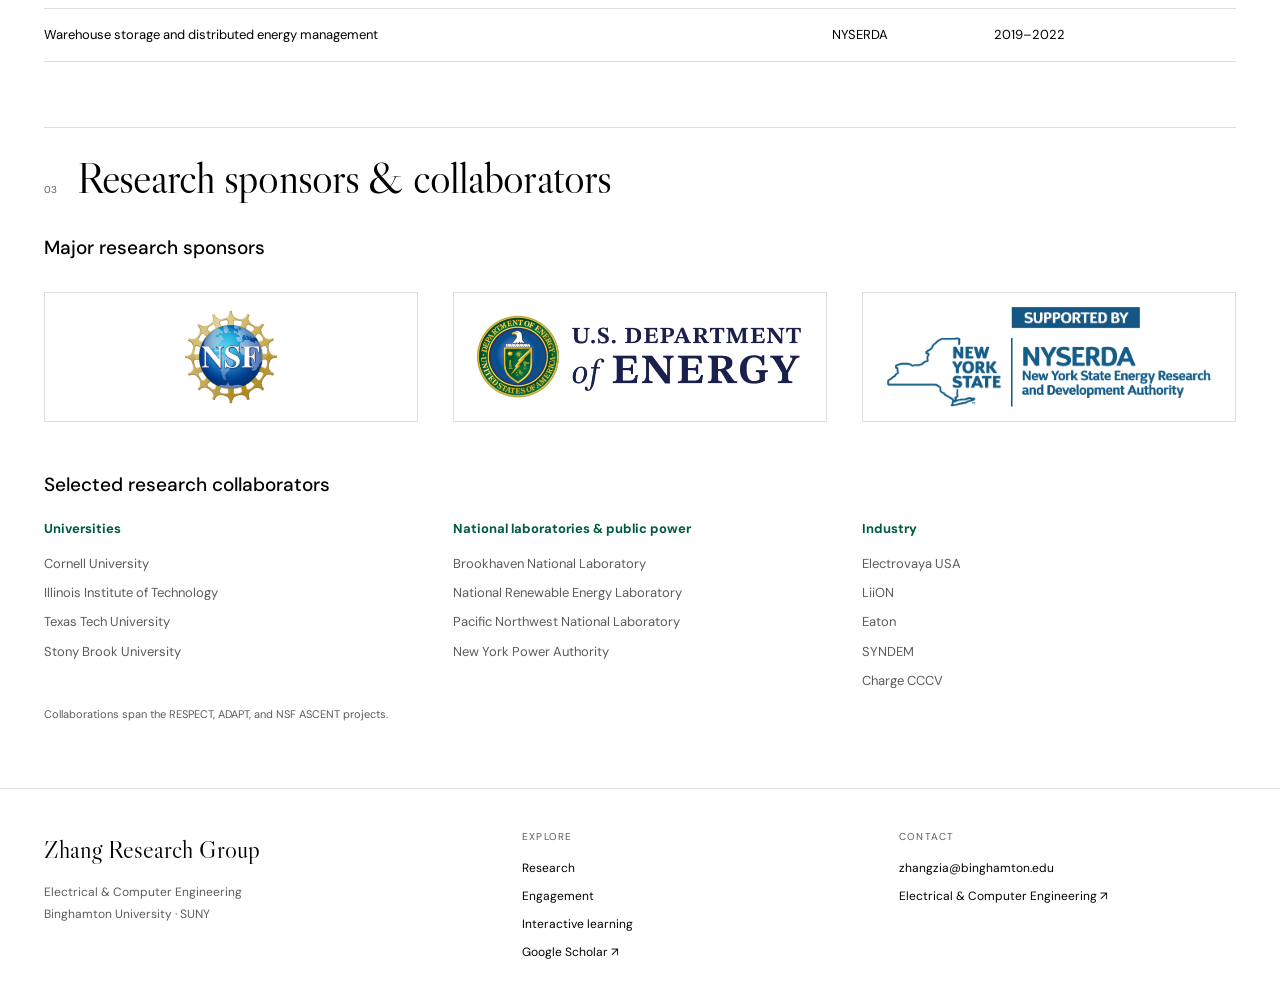
<file: research.html>
<!doctype html>
<html lang="en"><head><meta charset="utf-8"><meta name="viewport" content="width=device-width, initial-scale=1"><meta name="description" content="Research in power system dynamics and stability, inverter-based resource integration, and power system operations and economics."><title>Research · Zhang Research Group</title><link rel="stylesheet" href="site.css"><script src="site.js" defer></script></head>
<body><a class="skip" href="#main">Skip to content</a>
<header class="site-header shell"><a class="brand" href="index.html" aria-label="Zhang Research Group home"><span class="brand-mark" aria-hidden="true">Z</span><span>Zhang Research Group<small>Binghamton University</small></span></a><button class="menu-toggle" type="button" aria-expanded="false" aria-controls="site-nav">Menu <span aria-hidden="true">☰</span></button><nav id="site-nav" aria-label="Main navigation"><a href="index.html">Home</a><a href="people.html">People</a><a href="research.html" aria-current="page">Research</a><a href="education.html">Education</a><a href="engagement.html">Engagement</a><a href="miscellaneous.html">Miscellaneous</a></nav></header>
<main id="main" class="shell"><section class="page-intro"><p class="eyebrow">Research</p><h1>Power systems: dynamics,<br>integration, and operations.</h1><p class="lead">Energy storage and power systems research grounded in nonlinear dynamics, control, optimization, and machine learning.</p><div class="education-links"><a href="#stability">Dynamics &amp; stability</a><a href="#inverter-integration">Inverter integration</a><a href="#operations-economics">Operations &amp; economics</a><a href="#videos">Videos</a><a href="#projects">Projects</a><a href="#partners">Sponsors &amp; collaborators</a></div><div class="actions"><a class="button primary" href="https://scholar.google.com/citations?user=-mVFdG4AAAAJ&amp;sortby=pubdate" target="_blank" rel="noopener">Google Scholar ↗</a><a class="button secondary" href="Ziang-Zhang-CV-2025.pdf">Download CV · 2025 (PDF)</a></div></section>
<section id="topics" class="research-areas" aria-label="Research areas"><article class="research-area" id="stability"><div class="area-intro"><span class="index">01 /</span><h2>Power System Dynamics &amp; Stability</h2><p class="area-question">How does the grid respond to disturbances, and how can we assess and improve its stability?</p><p class="area-description">Nonlinear dynamics provides the foundation for our work on synchronization, stability regions, and online stability assessment. We study how disturbances spread through power networks and how control can improve their response.</p></div><div class="area-evidence"><div class="area-project"><p class="eyebrow">Featured project · NSF · 2023–2027</p><h3>NSF ASCENT: Online stability assessment for inverter-rich grids</h3><p>ASCENT develops methods for online stability assessment, flexibility, and enhancement of power systems dominated by inverter-based resources, in collaboration with Cornell, Illinois Institute of Technology, Texas Tech, and NYPA.</p><a class="source" href="https://www.binghamton.edu/news/story/4621/researchers-win-1.2-million-nsf-award-to-test-stability-of-power-grids-as-more-renewables-added" target="_blank" rel="noopener">Project details <span aria-hidden="true">↗</span></a></div><div class="area-papers"><h3>Selected papers</h3><article class="research-paper"><p class="paper-meta">2020 · Physica D: Nonlinear Phenomena</p><h4><a href="https://doi.org/10.1016/j.physd.2020.132381" target="_blank" rel="noopener">Fast basin stability estimation for dynamic systems under large perturbations with sequential support vector machine <span aria-hidden="true">↗</span></a></h4><p>Uses a sequential support vector machine to focus expensive simulations near the boundary between stable and unstable behavior, making stability estimation under large disturbances more efficient.</p></article><article class="research-paper"><p class="paper-meta">2019 · IEEE Transactions on Industrial Informatics</p><h4><a href="https://doi.org/10.1109/TII.2018.2846700" target="_blank" rel="noopener">A Basin Stability Based Metric for Ranking the Transient Stability of Generators <span aria-hidden="true">↗</span></a></h4><p>Develops a simulation-based measure for ranking generators by their resilience to disturbances and examines how loading, line reactance, and machine settings affect that ranking.</p></article></div></div></article>
<article class="research-area" id="inverter-integration"><span class="anchor-alias" id="renewables"></span><div class="area-intro"><span class="index">02 /</span><h2>Inverter-Based Resource Integration</h2><p class="area-question">How can renewable generation and battery storage connect to and support the grid?</p><p class="area-description">We model and control inverter-based resources, including renewables and battery storage. Our work connects grid-forming controls, hybrid plants, and system integration, with DOE ADAPT and RESPECT bringing these questions into plant control and storage demonstrations.</p></div><div class="area-evidence"><div class="area-project"><p class="eyebrow">Featured project · DOE · 2021–2027</p><h3>DOE ADAPT: Controls for hybrid PV plants</h3><p>ADAPT develops asynchronous, distributed, and adaptive parameter tuning for hybrid photovoltaic plants, coordinating solar generation, storage, and inverter controls to support grid performance.</p><a class="source" href="https://www.binghamton.edu/news/story/2827/binghamton-team-to-lead-2.6-million-research-into-solar-energy-and-power-grids" target="_blank" rel="noopener">Project details <span aria-hidden="true">↗</span></a></div><div class="area-papers"><h3>Selected papers</h3><article class="research-paper"><p class="paper-meta">2025 · 2025 IEEE Power &amp; Energy Society General Meeting (PESGM)</p><h4><a href="https://doi.org/10.1109/PESGM52009.2025.11225029" target="_blank" rel="noopener">Transient Stability Enhancement via Grid-Forming IBRs on a 5000-bus New York Transmission System <span aria-hidden="true">↗</span></a></h4><p>Evaluates how grid-forming inverter controls, fault locations, and pre-fault power flows affect transient stability in a 5,000-bus New York State transmission model.</p></article><article class="research-paper"><p class="paper-meta">2024 · 2024 IEEE Power &amp; Energy Society General Meeting (PESGM)</p><h4><a href="https://doi.org/10.1109/PESGM51994.2024.10688805" target="_blank" rel="noopener">Transient Stability of Transmission and Distribution Grids with Grid-Forming Inverter-Based Resources: Phasor Domain Modeling <span aria-hidden="true">↗</span></a></h4><p>Develops phasor-domain models of droop, virtual synchronous machine, and virtual oscillator controls, together with transmission–distribution co-simulation, to study grid-forming resource integration and post-fault stability.</p></article></div></div></article>
<article class="research-area" id="operations-economics"><span class="anchor-alias" id="storage"></span><div class="area-intro"><span class="index">03 /</span><h2>Power System Operations &amp; Economics</h2><p class="area-question">How should grid resources be scheduled, operated and valued under uncertainty?</p><p class="area-description">We connect physical system operation with economic decisions: dispatch, storage scheduling, hybrid-plant bidding, and electricity prices. Optimization and forecasting help evaluate the value of flexible resources under uncertainty.</p></div><div class="area-evidence"><div class="area-project"><p class="eyebrow">Featured project · DOE · 2026–2029 · $5 million</p><h3>DOE RESPECT: Long-duration storage for critical facilities</h3><p>Resilient Energy System based on Polymer Electrolyte and Ceramic Technology (RESPECT) develops a planned 100 kW / 1.2 MWh storage demonstration at Binghamton’s ES2 data-center test environment, addressing backup power, resilience, and peak-demand management.</p><p class="project-detail">Principal investigator: Ziang Zhang · Co-investigator: Zixiao Ma. Partners: Electrovaya USA, LiiON, Eaton, and Pacific Northwest National Laboratory.</p><a class="source" href="https://www.binghamton.edu/news/story/6149/department-of-energy-awards-5-million-to-binghamton-university-research-to-advance-long-duration-energy-storage" target="_blank" rel="noopener">Project details <span aria-hidden="true">↗</span></a></div><div class="area-papers"><h3>Selected papers</h3><article class="research-paper"><p class="paper-meta">2025 · Applied Energy</p><h4><a href="https://doi.org/10.1016/j.apenergy.2024.124753" target="_blank" rel="noopener">Advancing energy system optimization via data-centric task-oriented forecasting: An application in PV-battery operation <span aria-hidden="true">↗</span></a></h4><p>Develops data-centric task-oriented forecasting frameworks that improve downstream PV-battery day-ahead market operation by iteratively refining training data.</p></article><article class="research-paper"><p class="paper-meta">2022 · 2022 IEEE Power &amp; Energy Society General Meeting (PESGM)</p><h4><a href="https://doi.org/10.1109/PESGM48719.2022.9917014" target="_blank" rel="noopener">Arbitrage and Capacity Firming in Coordination with Day-Ahead Bidding of a Hybrid PV Plant <span aria-hidden="true">↗</span></a></h4><p>Coordinates hybrid-PV day-ahead bidding with battery arbitrage and capacity firming through two-stage robust optimization that accounts for renewable uncertainty and under-generation penalties.</p></article></div></div></article></section>
<section id="videos" class="video-section"><div class="section-label"><span>01</span><h2>Research in motion</h2></div><article class="video-study"><div class="video-heading"><div><p class="eyebrow">Power system stability</p><h3>Watching a network respond to a fault</h3></div><span class="tag">140-bus model</span></div><iframe class="research-video-frame" src="https://player.vimeo.com/video/919678202" title="NPCC generator-angle responses in the 140-bus model" width="1240" height="698" loading="lazy" allow="autoplay; fullscreen; picture-in-picture" allowfullscreen></iframe><div class="video-caption"><p>Compare the simulated response with and without inverter-parameter tuning. Circles represent generators, with size indicating capacity.</p><a class="source" href="https://vimeo.com/919678202" target="_blank" rel="noopener" aria-label="Watch NPCC animation on Vimeo">Watch on Vimeo ↗</a><a class="source" href="https://doi.org/10.1109/PESGM52003.2023.10253193" target="_blank" rel="noopener">Related publication <span aria-hidden="true">↗</span></a></div></article>
<article class="video-study"><div class="video-heading"><div><p class="eyebrow">Energy storage &amp; hybrid plants</p><h3>Hybrid-plant scheduling across the grid</h3></div><span class="tag">1,500-bus model</span></div><iframe class="research-video-frame" src="https://player.vimeo.com/video/1245685571" title="LMP comparison for 100 hybrid power plants in a 1,500-bus New York State model" width="1240" height="698" loading="lazy" allow="autoplay; fullscreen; picture-in-picture" allowfullscreen></iframe><div class="video-caption"><p>A simulated price comparison for 100 hybrid plants in a synthetic New York network, showing the bidding-based schedule and the baseline.</p><a class="source" href="https://vimeo.com/1245685571" target="_blank" rel="noopener">Watch on Vimeo ↗</a><a class="source" href="https://doi.org/10.1109/PESGM48719.2022.9917014" target="_blank" rel="noopener">Related publication <span aria-hidden="true">↗</span></a></div></article></section>
<section id="projects" class="project-section"><div class="section-label"><span>02</span><h2>Additional research projects</h2></div><div class="table-wrap"><table><thead><tr><th>Project focus</th><th>Sponsor</th><th>Project period</th></tr></thead><tbody><tr><td>New York models with high inverter penetration</td><td>NYSERDA</td><td>2024–2026</td></tr><tr><td>Warehouse storage and distributed energy management</td><td>NYSERDA</td><td>2019–2022</td></tr></tbody></table></div></section><section class="project-section" id="partners"><div class="section-label"><span>03</span><h2>Research sponsors &amp; collaborators</h2></div><h3>Major research sponsors</h3><div class="sponsor-grid"><a href="https://www.nsf.gov/" aria-label="National Science Foundation"><img src="nsf.png" alt="National Science Foundation" width="500" height="324" loading="lazy"></a><a href="https://www.energy.gov/" aria-label="U.S. Department of Energy"><img src="doe-logo.png" alt="U.S. Department of Energy" width="1350" height="387" loading="lazy"></a><a href="https://www.nyserda.ny.gov/" aria-label="New York State Energy Research and Development Authority"><img src="nyserda-supported.png" alt="Supported by NYSERDA" width="799" height="246" loading="lazy"></a></div><h3>Selected research collaborators</h3><div class="collaborator-grid"><div><h4>Universities</h4><ul><li>Cornell University</li><li>Illinois Institute of Technology</li><li>Texas Tech University</li><li>Stony Brook University</li></ul></div><div><h4>National laboratories &amp; public power</h4><ul><li>Brookhaven National Laboratory</li><li>National Renewable Energy Laboratory</li><li>Pacific Northwest National Laboratory</li><li>New York Power Authority</li></ul></div><div><h4>Industry</h4><ul><li>Electrovaya USA</li><li>LiiON</li><li>Eaton</li><li>SYNDEM</li><li>Charge CCCV</li></ul></div></div><p class="small">Collaborations span the RESPECT, ADAPT, and NSF ASCENT projects.</p></section></main>
<footer class="site-footer"><div class="shell footer-grid"><div><a class="footer-brand" href="index.html">Zhang Research Group</a><p>Electrical &amp; Computer Engineering<br>Binghamton University · SUNY</p></div><div><span class="footer-label">Explore</span><a href="research.html">Research</a><a href="engagement.html">Engagement</a><a href="education.html#interactive-learning">Interactive learning</a><a href="https://scholar.google.com/citations?user=-mVFdG4AAAAJ" target="_blank" rel="noopener">Google Scholar ↗</a></div><div><span class="footer-label">Contact</span><a href="mailto:zhangzia@binghamton.edu">zhangzia@binghamton.edu</a><a href="https://www.binghamton.edu/electrical-computer-engineering/" target="_blank" rel="noopener">Electrical &amp; Computer Engineering ↗</a></div></div></footer></body></html>
</file>
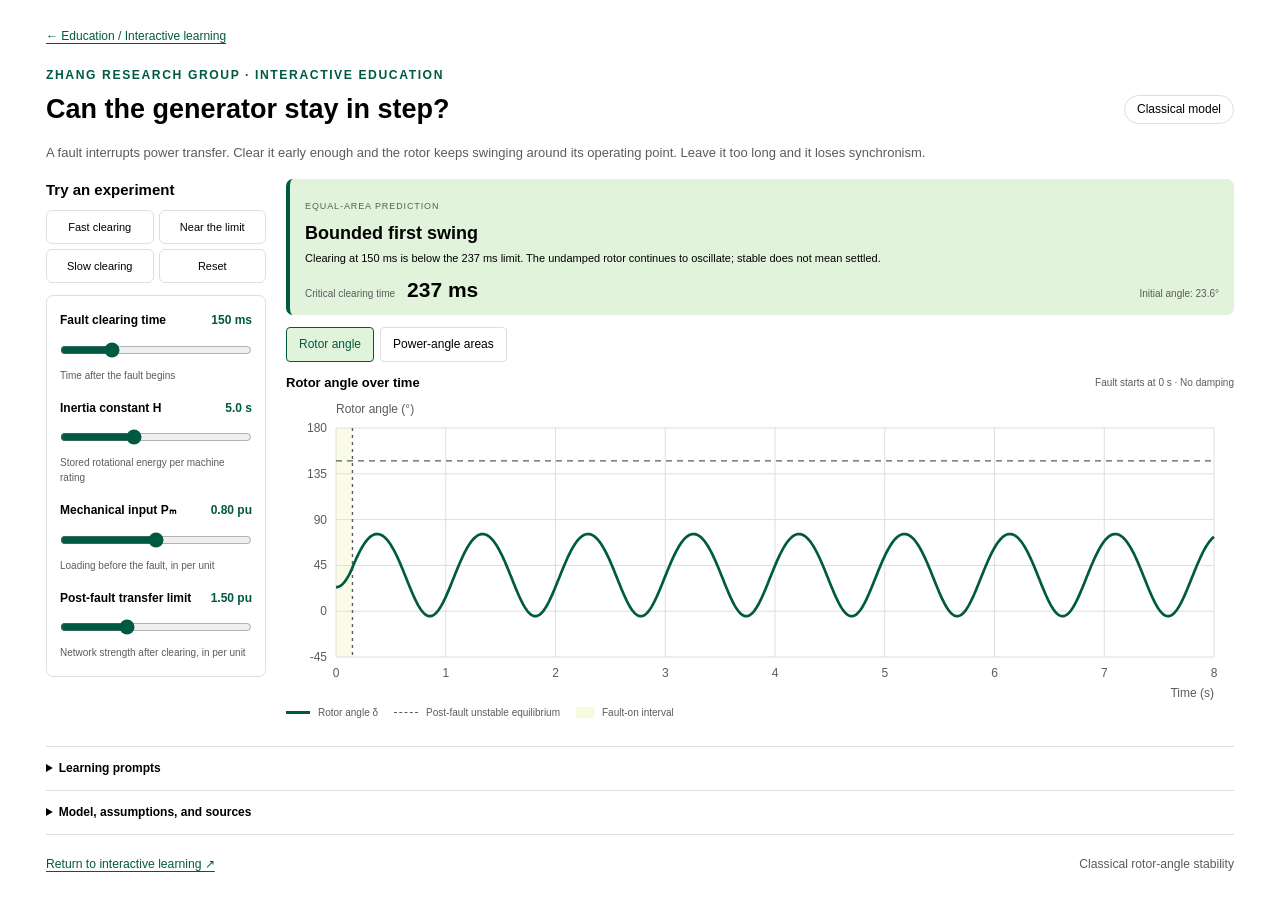
<file: stability.html>
<!doctype html>
<html lang="en">
<head>
<meta charset="utf-8">
<meta name="viewport" content="width=device-width, initial-scale=1">
<meta name="description" content="Explore fault clearing, inertia, and rotor-angle stability with a classical single-machine teaching model.">
<title>Power System Stability Explorer</title>
<link rel="stylesheet" href="stability.css">
<link rel="stylesheet" href="stability-layout.css">
<script src="stability-model.js" defer></script>
<script src="stability-app.js" defer></script>
<script src="stability-layout.js" defer></script>
<style>.skip{position:absolute;left:12px;top:-100px;background:white;padding:12px;z-index:9}.skip:focus{top:10px}.education-return{display:inline-block;margin:0 0 20px;font-size:12px}body.embedded .education-return{display:none}body.embedded main{padding:18px 8px;max-width:1060px}body.embedded footer{display:none}body.embedded header{margin-bottom:10px}body.embedded .circuit{padding-bottom:18px}</style><script src="embed.js" defer></script></head>
<body>
<a class="skip" href="#main">Skip to experiment</a><main id="main">
  <header>
    <a class="education-return" href="education.html#interactive-learning">← Education / Interactive learning</a><div class="eyebrow">Zhang Research Group · Interactive education</div>
    <div class="title-row"><h1>Can the generator stay in step?</h1><span class="tag">Classical model</span></div>
    <p class="intro">A fault interrupts power transfer. Clear it early enough and the rotor keeps swinging around its operating point. Leave it too long and it loses synchronism.</p>
  </header>

  <div class="circuit" aria-label="A synchronous generator connected through a transmission line to an infinite bus. A fault temporarily sets electrical power to zero.">
    <span class="machine">G</span><span>Generator</span><span class="wire"></span><span class="fault">Fault → clear</span><span class="wire"></span><span class="bus"></span><span>Infinite bus<br><small>60 Hz</small></span>
  </div>

  <section aria-labelledby="experiment-title">
    <div class="section-top"><h2 id="experiment-title">Try an experiment</h2><div class="presets" aria-label="Example scenarios"><button type="button" data-preset="fast">Fast clearing</button><button type="button" data-preset="near">Near the limit</button><button type="button" data-preset="slow">Slow clearing</button><button type="button" id="reset">Reset</button></div></div>
    <div class="controls">
      <label for="clear"><span>Fault clearing time <output id="clear-value" for="clear"></output></span><input id="clear" type="range" min="0" max="0.6" step="0.005" value="0.15"><small>Time after the fault begins</small></label>
      <label for="H"><span>Inertia constant H <output id="H-value" for="H"></output></span><input id="H" type="range" min="2" max="10" step="0.5" value="5"><small>Stored rotational energy per machine rating</small></label>
      <label for="pm"><span>Mechanical input Pₘ <output id="pm-value" for="pm"></output></span><input id="pm" type="range" min="0.4" max="1.2" step="0.02" value="0.8"><small>Loading before the fault, in per unit</small></label>
      <label for="post"><span>Post-fault transfer limit <output id="post-value" for="post"></output></span><input id="post" type="range" min="1.25" max="2" step="0.05" value="1.5"><small>Network strength after clearing, in per unit</small></label>
    </div>
  </section>

  <section class="result" aria-live="polite" aria-atomic="true">
    <div><span class="result-label">Equal-area prediction</span><h2 id="outcome"></h2><p id="explanation"></p></div>
    <div class="limit"><span>Critical clearing time</span><strong id="critical"></strong><span id="initial"></span></div>
  </section>

  <section aria-labelledby="response-title">
    <div class="section-top"><h2 id="response-title">Rotor angle over time</h2><span class="subtle">Fault starts at 0 s · No damping</span></div>
    <div id="time-chart" class="chart"></div>
    <div class="legend"><span><i class="key angle"></i>Rotor angle δ</span><span><i class="key boundary"></i>Post-fault unstable equilibrium</span><span><i class="shade"></i>Fault-on interval</span></div>
  </section>

  <section aria-labelledby="energy-title">
    <div class="section-top"><h2 id="energy-title">Where does the accelerating energy go?</h2></div>
    <div id="power-chart" class="chart"></div>
    <div class="legend"><span><i class="shade accel"></i>Accelerating area</span><span><i class="shade decel"></i>Available decelerating area</span><span><i class="key boundary"></i>Mechanical input Pₘ</span></div>
    <p class="chart-note" id="area-note"></p>
  </section>

  <section class="learning" aria-labelledby="try-title"><h2 id="try-title">Predict, change, explain</h2><ol><li>Increase clearing time until the first swing escapes. Where is the boundary?</li><li>Double H. How much more clearing time does the model allow?</li><li>Reduce the post-fault transfer limit. Does a faster breaker compensate for a weaker network?</li></ol></section>

  <details><summary>Model, assumptions, and sources</summary><div class="details-body"><p>A classical synchronous generator connected to an ideal infinite bus. All powers share the machine MVA base. Electrical frequency is 60 Hz; pre-fault Pmax = 2 pu. The fault starts at t = 0 and forces electrical power to zero. Clearing switches instantaneously to the selected post-fault network.</p><p class="formula">dδ/dt = Δω<br>dΔω/dt = (2πf / 2H) [Pₘ − Pmax sin(δ)]</p><p>δ is electrical radians; Δω is the electrical angular-speed deviation in rad/s. Pmax = 0 during the fault. Initial conditions are δ₀ = asin(Pₘ / 2), Δω₀ = 0. The equal-area boundary gives the critical clearing angle; constant fault-on acceleration then gives the critical clearing time. Post-fault trajectories use fourth-order Runge–Kutta with a 1 ms step and an 8 s horizon. The chart ends early if the angle exceeds one full revolution.</p><p>Stable means a bounded first swing in this ideal undamped model; oscillations do not decay. This tool does not model excitation, governors, inverter controls, storage dynamics, or a real multi-machine network. A weaker post-fault network can be unstable even with immediate clearing.</p><p>Learning references: <a href="https://archive.nptel.ac.in/content/storage2/courses/108104051/chapter_9/9_3.html" target="_blank" rel="noopener">NPTEL: swing equation</a> · <a href="https://archive.nptel.ac.in/content/storage2/courses/108104051/chapter_9/9_4a.html" target="_blank" rel="noopener">NPTEL: equal-area criterion</a>.</p></div></details>
  <footer><a href="education.html#interactive-learning">Return to interactive learning ↗</a><span>Classical rotor-angle stability</span></footer>
</main>
</body>
</html>
</file>
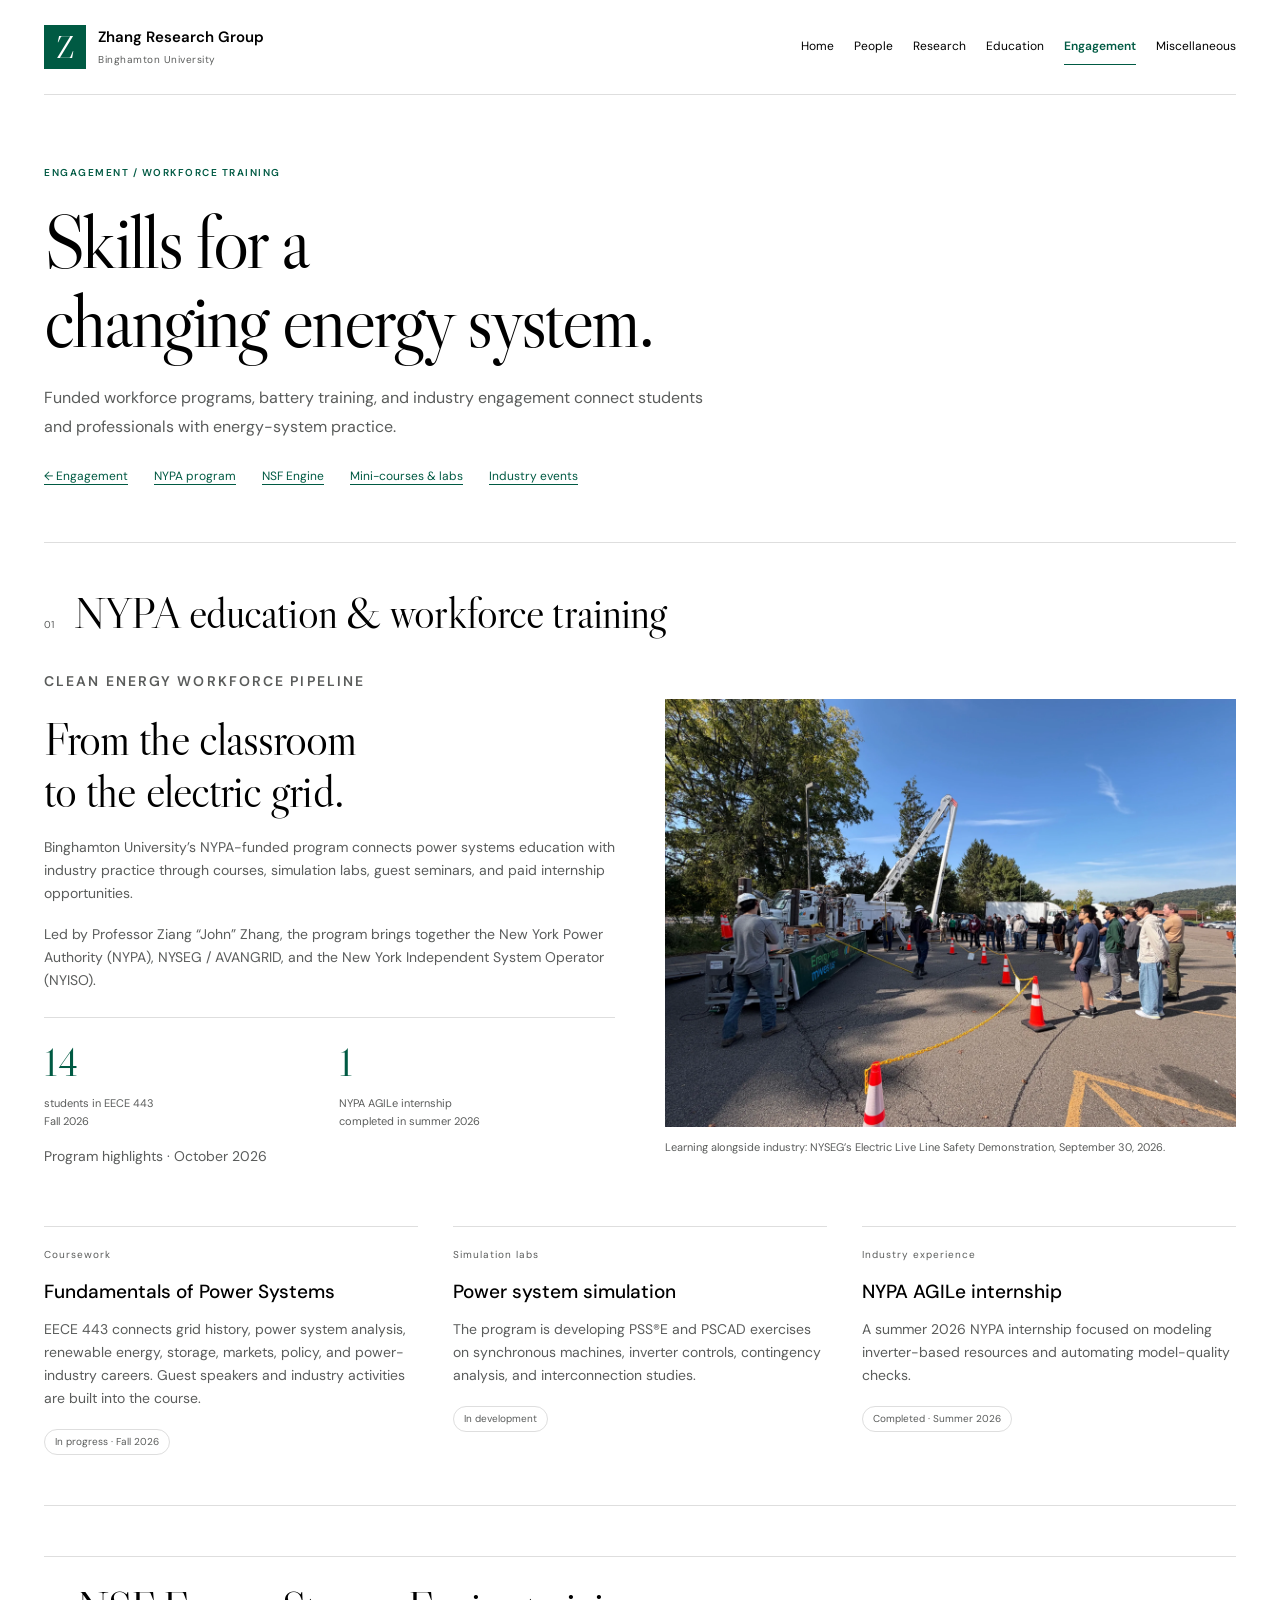
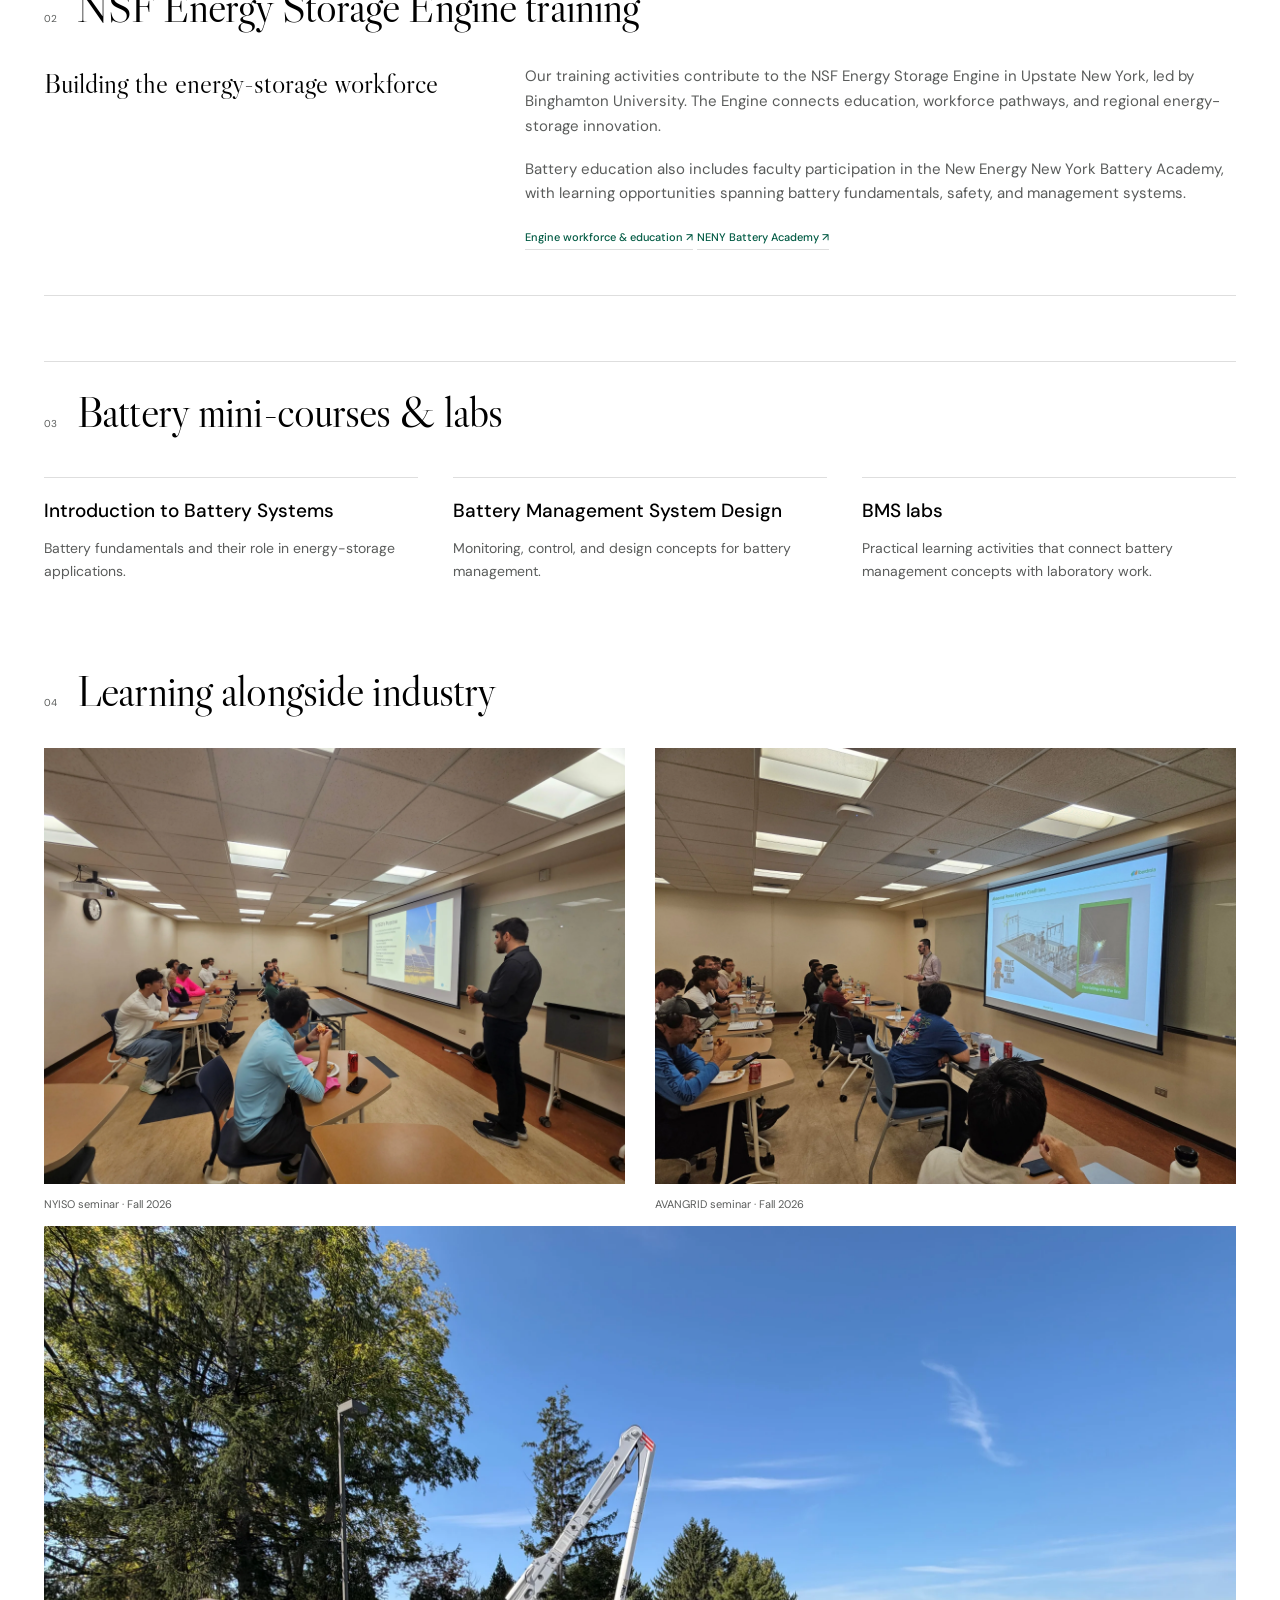
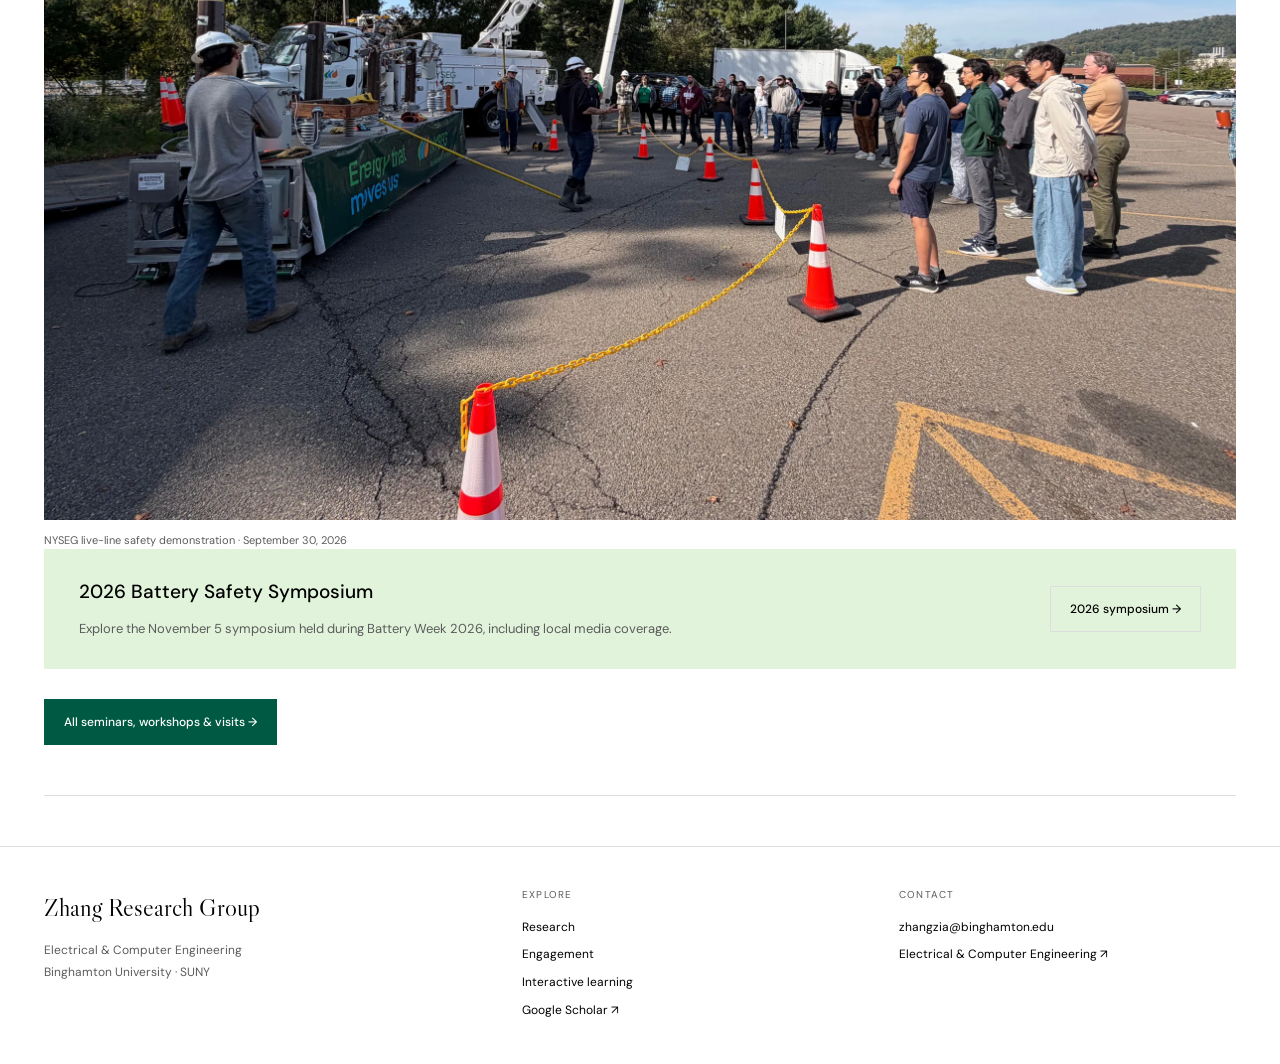
<file: workforce.html>
<!doctype html>
<html lang="en"><head><meta charset="utf-8"><meta name="viewport" content="width=device-width, initial-scale=1"><meta name="description" content="NYPA and NSF Energy Storage Engine workforce training, battery mini-courses, BMS labs, and industry events."><title>Workforce Training · Zhang Research Group</title><link rel="stylesheet" href="site.css"><script src="site.js" defer></script></head><body><a class="skip" href="#main">Skip to content</a><header class="site-header shell"><a class="brand" href="index.html" aria-label="Zhang Research Group home"><span class="brand-mark" aria-hidden="true">Z</span><span>Zhang Research Group<small>Binghamton University</small></span></a><button class="menu-toggle" type="button" aria-expanded="false" aria-controls="site-nav">Menu <span aria-hidden="true">☰</span></button><nav id="site-nav" aria-label="Main navigation"><a href="index.html">Home</a><a href="people.html">People</a><a href="research.html">Research</a><a href="education.html">Education</a><a href="engagement.html" aria-current="page">Engagement</a><a href="miscellaneous.html">Miscellaneous</a></nav></header><main id="main" class="shell"><section class="page-intro"><p class="eyebrow">Engagement / Workforce Training</p><h1>Skills for a<br>changing energy system.</h1><p class="lead">Funded workforce programs, battery training, and industry engagement connect students and professionals with energy-system practice.</p><div class="education-links"><a href="engagement.html">← Engagement</a><a href="#nypa">NYPA program</a><a href="#engine">NSF Engine</a><a href="#mini-courses">Mini-courses & labs</a><a href="#industry">Industry events</a></div></section><section class="workforce-program" id="nypa" aria-labelledby="nypa-title">
<div class="section-label"><span>01</span><h2>NYPA education &amp; workforce training</h2></div>
<div class="workforce-layout"><div><p class="eyebrow">Clean Energy Workforce Pipeline</p><h2 id="nypa-title">From the classroom<br>to the electric grid.</h2><p>Binghamton University’s NYPA-funded program connects power systems education with industry practice through courses, simulation labs, guest seminars, and paid internship opportunities.</p><p>Led by Professor Ziang “John” Zhang, the program brings together the New York Power Authority (NYPA), NYSEG / AVANGRID, and the New York Independent System Operator (NYISO).</p>
<div class="training-facts"><div><strong>14</strong><span>students in EECE 443<br>Fall 2026</span></div><div><strong>1</strong><span>NYPA AGILe internship<br>completed in summer 2026</span></div></div>
<p class="small">Program highlights · October 2026</p></div>
<figure class="workforce-photo"><img src="nyseg-live-line.webp" alt="Students observe the NYSEG team demonstrating power-line safety outdoors at Binghamton University" width="2400" height="1800"><figcaption>Learning alongside industry: NYSEG’s Electric Live Line Safety Demonstration, September 30, 2026. </figcaption></figure></div>
<div class="training-paths"><article><span class="index">Coursework</span><h3>Fundamentals of Power Systems</h3><p>EECE 443 connects grid history, power system analysis, renewable energy, storage, markets, policy, and power-industry careers. Guest speakers and industry activities are built into the course.</p><span class="tag">In progress · Fall 2026</span></article><article><span class="index">Simulation labs</span><h3>Power system simulation</h3><p>The program is developing PSS®E and PSCAD exercises on synchronous machines, inverter controls, contingency analysis, and interconnection studies.</p><span class="tag">In development</span></article><article><span class="index">Industry experience</span><h3>NYPA AGILe internship</h3><p>A summer 2026 NYPA internship focused on modeling inverter-based resources and automating model-quality checks.</p><span class="tag">Completed · Summer 2026</span></article></div>
</section><section class="project-section" id="engine"><div class="section-label"><span>02</span><h2>NSF Energy Storage Engine training</h2></div><div class="split-copy"><h3>Building the energy-storage workforce</h3><div><p>Our training activities contribute to the NSF Energy Storage Engine in Upstate New York, led by Binghamton University. The Engine connects education, workforce pathways, and regional energy-storage innovation.</p><p>Battery education also includes faculty participation in the New Energy New York Battery Academy, with learning opportunities spanning battery fundamentals, safety, and management systems.</p><a class="source" href="https://upstatenyengine.org/workforce-and-education/" target="_blank" rel="noopener">Engine workforce & education <span aria-hidden="true">↗</span></a> <a class="source" href="https://neny.org/programs/battery-academy/" target="_blank" rel="noopener">NENY Battery Academy <span aria-hidden="true">↗</span></a></div></div></section><section class="project-section" id="mini-courses"><div class="section-label"><span>03</span><h2>Battery mini-courses &amp; labs</h2></div><div class="training-paths"><article><h3>Introduction to Battery Systems</h3><p>Battery fundamentals and their role in energy-storage applications.</p></article><article><h3>Battery Management System Design</h3><p>Monitoring, control, and design concepts for battery management.</p></article><article><h3>BMS labs</h3><p>Practical learning activities that connect battery management concepts with laboratory work.</p></article></div></section><section class="industry-events" id="industry"><div class="section-label"><span>04</span><h2>Learning alongside industry</h2></div><div class="seminar-photos"><figure><img src="nyiso-seminar.webp" alt="A NYISO seminar presenter speaks with students in a Binghamton classroom" width="2400" height="1800" loading="lazy"><figcaption>NYISO seminar · Fall 2026</figcaption></figure><figure><img src="avangrid-seminar.webp" alt="An AVANGRID presenter discusses substation engineering with students in a Binghamton classroom" width="2400" height="1800" loading="lazy"><figcaption>AVANGRID seminar · Fall 2026</figcaption></figure></div><figure class="workforce-photo"><img src="nyseg-live-line.webp" alt="NYSEG’s outdoor live-line safety demonstration at Binghamton" width="2400" height="1800" loading="lazy"><figcaption>NYSEG live-line safety demonstration · September 30, 2026</figcaption></figure><div class="page-callout"><div><h3>2026 Battery Safety Symposium</h3><p>Explore the November 5 symposium held during Battery Week 2026, including local media coverage.</p></div><a class="button secondary" href="news.html#battery-safety-2026">2026 symposium →</a></div><div class="actions"><a class="button primary" href="news.html#events">All seminars, workshops &amp; visits →</a></div></section></main><footer class="site-footer"><div class="shell footer-grid"><div><a class="footer-brand" href="index.html">Zhang Research Group</a><p>Electrical &amp; Computer Engineering<br>Binghamton University · SUNY</p></div><div><span class="footer-label">Explore</span><a href="research.html">Research</a><a href="engagement.html">Engagement</a><a href="education.html#interactive-learning">Interactive learning</a><a href="https://scholar.google.com/citations?user=-mVFdG4AAAAJ" target="_blank" rel="noopener">Google Scholar ↗</a></div><div><span class="footer-label">Contact</span><a href="mailto:zhangzia@binghamton.edu">zhangzia@binghamton.edu</a><a href="https://www.binghamton.edu/electrical-computer-engineering/" target="_blank" rel="noopener">Electrical &amp; Computer Engineering ↗</a></div></div></footer></body></html>
</file>
<file: site.css>
/* Official Binghamton web palette: primary #005A43; accents #CEDC00, #6CC24A; gray #5A5C5B. Source: https://www.binghamton.edu/communications-and-marketing/branding/colors.html */
@import url('https://fonts.googleapis.com/css2?family=DM+Sans:wght@400;500;600;700&family=Libre+Caslon+Display&display=swap');
:root{--ink:#000000;--green:#005A43;--paper:#FFFFFF;--muted:#5A5C5B;--line:#DEDEDE;--soft:#E2F3DB;--serif:'Libre Caslon Display',Georgia,serif;--sans:'DM Sans','Segoe UI',Arial,sans-serif;font-family:var(--sans);color:var(--ink);background:var(--paper);font-synthesis:none}*{box-sizing:border-box}html{scroll-behavior:smooth;scroll-padding-top:30px}body{margin:0;font-size:15px;line-height:1.65}a{color:inherit;text-underline-offset:4px}button,input{font:inherit}img,video{max-width:100%}.shell{width:min(1240px,calc(100% - 88px));margin-inline:auto}.skip{position:absolute;left:12px;top:-100px;z-index:9;padding:12px;background:var(--ink);color:white}.skip:focus{top:10px}:focus-visible{outline:3px solid #005A43;outline-offset:5px}.site-header{display:flex;align-items:center;justify-content:space-between;gap:25px;padding-block:25px;border-bottom:1px solid var(--line)}.brand{display:flex;gap:12px;align-items:center;text-decoration:none;font-size:15px;font-weight:600;line-height:1.3;flex-shrink:0}.brand-mark{font-family:var(--serif);font-size:32px;line-height:1;background:var(--green);color:var(--paper);display:grid;place-items:center;width:42px;height:44px}.brand small{display:block;font-weight:400;font-size:10px;letter-spacing:.05em;margin-top:6px;color:var(--muted)}nav{display:flex;align-items:center;gap:20px}nav a{font-size:12px;text-decoration:none;padding-block:8px;border-bottom:1px solid transparent;white-space:nowrap}nav a:hover,nav a[aria-current=page]{color:var(--green);border-color:var(--green)}nav a[aria-current=page]{font-weight:600}.menu-toggle{display:none}h1,h2,h3,p{margin-top:0}h1,h2{font-weight:400}h1{font-family:var(--serif);font-size:clamp(48px,6vw,84px);letter-spacing:-.035em;line-height:1.04;margin-bottom:23px}h1 em{font-style:normal;color:#005A43}h2{font-family:var(--serif);font-size:36px;line-height:1.14;letter-spacing:-.02em;margin-bottom:18px}h3{font-size:19px;font-weight:500;line-height:1.4;margin-bottom:12px}p{margin-bottom:18px}.eyebrow{font-size:10px;text-transform:uppercase;letter-spacing:.15em;font-weight:600;color:var(--green);margin-bottom:20px}.lead{font-size:16px;line-height:1.85;color:var(--muted);max-width:610px}.hero{display:grid;grid-template-columns:1.05fr 1fr;align-items:center;gap:20px;padding:75px 0 80px}.hero-copy .lead{max-width:460px}.hero h1{font-size:clamp(54px,6.4vw,91px)}.hero-visual{position:relative;min-width:0}.hero-visual img{display:block;width:100%}.visual-caption{display:block;text-align:right;margin:10px 24px 0;font-size:10px;text-transform:uppercase;letter-spacing:.12em;color:var(--muted)}.actions{display:flex;align-items:center;gap:24px;flex-wrap:wrap;margin-top:30px}.button{display:inline-flex;align-items:center;justify-content:center;gap:22px;padding:13px 19px;text-decoration:none;font-size:12px;font-weight:500;line-height:1.5;border:1px solid transparent;white-space:nowrap;transition:background .15s}.button.primary{background:var(--green);color:white}.button.primary:hover{background:var(--ink)}.button.light{background:var(--paper);color:var(--ink)}.button.secondary{border-color:var(--line)}.button.secondary:hover{background:var(--soft)}.text-link{font-size:12px;font-weight:500;text-decoration:none;display:inline-flex;gap:16px;align-items:center;padding-block:10px;border-bottom:1px solid var(--ink)}.section-label{display:flex;align-items:center;gap:16px;margin-bottom:30px}.section-label>span{font-size:10px;color:var(--muted)}.section-label h2{font-family:var(--sans);font-size:11px;letter-spacing:.1em;text-transform:uppercase;margin:0;font-weight:500}.home-focus{border-top:1px solid var(--line);padding-top:26px;margin-bottom:65px}.focus-grid{display:grid;grid-template-columns:repeat(3,1fr)}.focus-item{text-decoration:none;padding:5px 30px 12px 0;position:relative}.focus-item+.focus-item{border-left:1px solid var(--line);padding-left:30px}.index{display:block;font-size:10px;color:var(--muted);margin-bottom:25px;letter-spacing:.1em}.focus-item h3{font-family:var(--serif);font-size:29px;font-weight:400;margin-bottom:12px}.focus-item p{font-size:13px;color:var(--muted);max-width:270px;margin-bottom:25px}.item-arrow{font-size:22px;color:var(--green)}.focus-item:hover h3{text-decoration:underline;text-decoration-thickness:1px;text-underline-offset:5px}.feature-band{background:var(--green);color:var(--paper);padding:48px 50px;display:grid;grid-template-columns:1fr 1fr;gap:50px;align-items:center;margin-bottom:68px}.feature-band .eyebrow{color:#E2F3DB}.feature-band h2{font-size:45px;margin-bottom:18px}.feature-band p:not(.eyebrow){color:#FFFFFF;font-size:13px;max-width:385px}.feature-band .button{margin-top:10px}.wave-preview{min-width:0}.wave-preview svg{width:100%;display:block;overflow:visible}.wave-grid{fill:none;stroke:#DEDEDE;stroke-opacity:.22;stroke-width:1}.wave-boundary{fill:none;stroke:#FFFFFF;stroke-opacity:.6;stroke-dasharray:5 7;stroke-width:1}.wave{fill:none;stroke:#CEDC00;stroke-width:2.2}.wave-preview>span{font-size:10px;letter-spacing:.1em;text-transform:uppercase;color:#E2F3DB;display:block;text-align:right;margin-top:20px}.home-bottom{display:grid;grid-template-columns:1fr 1fr;gap:70px;margin-bottom:80px}.home-bottom>div{border-top:1px solid var(--line);padding-top:25px}.home-bottom h3{font-family:var(--serif);font-size:32px;font-weight:400}.home-bottom p{color:var(--muted);font-size:14px;max-width:430px}.site-footer{border-top:1px solid var(--line);padding:40px 0 35px;background:#FFFFFF}.footer-grid{display:grid;grid-template-columns:1.3fr 1fr 1fr;gap:40px}.footer-brand{font-family:var(--serif);font-size:25px;text-decoration:none;display:block;margin-bottom:12px}.site-footer p{font-size:12px;color:var(--muted);line-height:1.8;margin-bottom:0}.footer-label{font-size:10px;letter-spacing:.12em;text-transform:uppercase;display:block;color:var(--muted);margin-bottom:14px}.footer-grid>div>a:not(.footer-brand){display:block;text-decoration:none;font-size:12px;margin-bottom:8px}.footer-grid a:hover{text-decoration:underline}.site-footer .small{font-size:10px;margin-top:14px}.page-intro{padding:70px 0 55px;border-bottom:1px solid var(--line);margin-bottom:45px}.page-intro h1{font-size:clamp(50px,6vw,76px)}.page-intro .lead{max-width:680px;margin-bottom:0}.split-copy{display:grid;grid-template-columns:1fr 1.65fr;gap:50px;padding:0 0 45px;margin-bottom:40px;border-bottom:1px solid var(--line)}.split-copy h2{font-size:31px}.split-copy p{font-size:15px;color:var(--muted)}.split-copy h3{font-family:var(--serif);font-size:28px;font-weight:400}.source{display:inline-block;font-size:11px;color:var(--green);font-weight:500;text-decoration:none;border-bottom:1px solid var(--line);padding-bottom:3px}.source:hover{border-color:var(--green)}.research-topics{display:grid;grid-template-columns:repeat(3,1fr);gap:42px;margin:0 0 65px}.research-topics h2{font-size:29px}.research-topics p{color:var(--muted);font-size:13px}.research-topics article{scroll-margin-top:35px}.video-section{border-top:1px solid var(--line);padding-top:25px;margin-bottom:65px}.video-study{margin-bottom:45px}.video-heading{display:flex;align-items:center;justify-content:space-between;gap:20px;margin-bottom:20px}.video-heading .eyebrow{margin-bottom:7px}.video-heading h3{font-family:var(--serif);font-size:30px;font-weight:400;margin:0}.tag{display:inline-block;align-self:flex-start;font-size:10px;padding:4px 10px;border:1px solid var(--line);border-radius:20px;color:var(--muted);white-space:nowrap}.video-study video{display:block;width:100%;max-height:610px;background:#DEDEDE;aspect-ratio:16/9;object-fit:contain}.video-caption{display:flex;justify-content:space-between;align-items:flex-start;gap:25px;padding-top:17px}.video-caption p{font-size:13px;color:var(--muted);max-width:740px}.video-caption a{flex-shrink:0}.small{font-size:11px;color:var(--muted)}.project-section{padding-top:25px;border-top:1px solid var(--line);margin-bottom:65px}.table-wrap{overflow-x:auto}table{width:100%;border-collapse:collapse;font-size:13px;text-align:left}th{font-size:10px;text-transform:uppercase;letter-spacing:.06em;color:var(--muted);font-weight:500}td,th{padding:15px 16px 15px 0;border-bottom:1px solid var(--line)}td:last-child{white-space:nowrap}.publication-list>article,.news-list>article{display:grid;grid-template-columns:140px 1fr;gap:45px;padding:0 0 38px;margin-bottom:38px;border-bottom:1px solid var(--line)}.pub-year{font-family:var(--serif);font-size:44px;line-height:1}.publication-list h2,.news-list h2{font-size:33px;margin-top:18px;max-width:850px}.publication-list p,.news-list p{color:var(--muted);font-size:14px;max-width:800px}.page-callout{background:var(--soft);padding:30px 35px;display:flex;justify-content:space-between;align-items:center;gap:25px;margin-bottom:30px}.page-callout h2{font-size:28px;margin-bottom:6px}.page-callout p{font-size:13px;color:var(--muted);margin:0}.faculty{display:flex;align-items:center;gap:40px;padding-bottom:45px;border-bottom:1px solid var(--line);margin-bottom:45px}.initials{font-family:var(--serif);font-size:60px;display:grid;place-items:center;width:180px;height:190px;flex-shrink:0;background:var(--soft);color:#005A43}.faculty h2{font-size:40px}.faculty .eyebrow{margin-bottom:12px}.faculty p{color:var(--muted);font-size:13px}.people-section{margin-bottom:60px}.section-description{font-size:13px;color:var(--muted);max-width:650px;margin-top:-10px;margin-bottom:25px}.people-list{display:grid;grid-template-columns:repeat(3,1fr);gap:20px 40px}.people-list>div{border-top:1px solid var(--line);padding:18px 0}.people-list h3{font-size:17px;margin-bottom:4px}.alumni-list{display:grid;grid-template-columns:1fr 1fr;gap:0 50px;margin-bottom:25px}.alumni-list>div{display:flex;justify-content:space-between;gap:20px;padding:15px 0;border-top:1px solid var(--line)}.alumni-list h3{font-size:15px;margin:0}.alumni-list span{font-size:12px;color:var(--muted)}.news-list time{font-size:12px;color:var(--muted);padding-top:6px}.gallery-grid{display:grid;grid-template-columns:1fr 1fr;gap:40px;margin-bottom:35px}.gallery-grid figure{margin:0}.gallery-grid img{width:100%;aspect-ratio:4/3;object-fit:cover;background:var(--soft);display:block}.gallery-grid figcaption{padding-top:20px}.gallery-grid figcaption>span{font-size:10px;color:var(--muted);text-transform:uppercase;letter-spacing:.08em}.gallery-grid h2{font-size:29px;margin:9px 0 12px}.gallery-grid p{font-size:12px;color:var(--muted)}.education-intro{display:flex;justify-content:space-between;align-items:center;gap:35px;margin-bottom:30px}.education-intro h2{font-size:35px;margin:16px 0 12px}.education-intro p{font-size:14px;color:var(--muted);max-width:720px}.education-intro .button{flex-shrink:0}#stability-frame{display:block;width:100%;border:1px solid var(--line);border-radius:3px;background:#FFFFFF;margin-bottom:15px;min-height:750px}.course-section{margin-top:65px;border-top:1px solid var(--line);padding-top:25px;margin-bottom:50px}.course-list article{display:grid;grid-template-columns:110px 1fr 100px;gap:25px;padding:22px 0;border-bottom:1px solid var(--line);align-items:start}.course-code{font-size:11px;font-weight:600;padding-top:4px}.course-list h3{font-size:17px}.course-list p{margin-bottom:0}.next-modules{margin-bottom:60px}.next-modules p{font-size:13px;color:var(--muted)}.split-copy li{margin-bottom:10px;font-size:14px;color:var(--muted)}

@media(min-width:1400px){.hero{gap:50px}}
@media(max-width:1130px){.shell{width:calc(100% - 56px)}nav{gap:13px}nav a{font-size:11px}.brand{font-size:13px}.brand-mark{width:35px;height:38px}.hero{padding-top:55px}.hero h1{font-size:72px}.hero .actions{gap:18px}.hero .lead{font-size:14px}}
@media(max-width:960px){.site-header{position:relative;flex-wrap:wrap;padding-block:20px}.menu-toggle{display:inline-flex;background:transparent;border:1px solid var(--line);padding:8px 12px;gap:18px;align-items:center;font-size:12px;color:var(--ink)}nav{display:none;width:100%;padding-top:14px;border-top:1px solid var(--line);gap:0;grid-template-columns:repeat(4,1fr)}nav.open{display:grid}nav a{font-size:12px;padding:10px 4px}.hero{grid-template-columns:1fr 1fr;gap:10px;padding:50px 0}.hero h1{font-size:61px}.hero .eyebrow{font-size:9px}.visual-caption{font-size:8px}.feature-band{padding:35px;gap:30px}.feature-band h2{font-size:38px}.research-topics{gap:25px}.education-intro{align-items:flex-start;flex-direction:column;gap:10px}}
@media(max-width:680px){.shell{width:calc(100% - 36px)}.brand{font-size:13px}.hero{grid-template-columns:1fr;padding:42px 0 38px}.hero h1{font-size:64px}.hero .lead{font-size:15px;max-width:100%}.hero-visual{max-width:420px;width:100%;margin:20px auto 0}.hero-visual img{max-height:360px}.hero .actions{gap:18px}.visual-caption{margin-top:0}.focus-grid,.research-topics{grid-template-columns:1fr}.focus-item{padding:20px 0;border-bottom:1px solid var(--line)}.focus-item+.focus-item{border-left:0;padding:24px 0}.focus-item .index{margin-bottom:12px}.focus-item p{max-width:100%;margin-bottom:10px}.focus-item h3{font-size:29px}.item-arrow{position:absolute;right:5px;top:22px}.home-focus{margin-bottom:40px}.section-label{margin-bottom:20px}.feature-band{grid-template-columns:1fr;padding:30px 25px;gap:30px;margin-bottom:45px}.wave-preview{max-width:100%}.home-bottom{grid-template-columns:1fr;gap:30px;margin-bottom:45px}.footer-grid{grid-template-columns:1fr 1fr;gap:30px}.footer-grid>div:first-child{grid-column:1/-1}.site-footer{padding-top:30px}.page-intro{padding:45px 0 35px;margin-bottom:30px}.page-intro h1{font-size:54px}.page-intro .lead{font-size:14px}.split-copy{grid-template-columns:1fr;gap:10px;margin-bottom:30px;padding-bottom:30px}.split-copy h2{font-size:29px}.research-topics{gap:20px;margin-bottom:40px}.research-topics article{border-bottom:1px solid var(--line);padding-bottom:15px}.research-topics .index{margin-bottom:12px}.video-heading{align-items:flex-start;flex-direction:column;gap:12px}.video-heading h3{font-size:28px}.video-caption{flex-direction:column;gap:0}.video-study video{aspect-ratio:4/3}.publication-list>article,.news-list>article{grid-template-columns:1fr;gap:15px}.pub-year{font-size:35px}.publication-list h2,.news-list h2{font-size:29px}.page-callout{align-items:flex-start;flex-direction:column;padding:25px}.faculty{gap:20px;align-items:flex-start}.initials{width:85px;height:100px;font-size:40px}.faculty h2{font-size:30px}.people-list{grid-template-columns:1fr 1fr;gap:15px 20px}.people-list h3{font-size:15px}.alumni-list{grid-template-columns:1fr}.gallery-grid{grid-template-columns:1fr;gap:35px}.education-intro h2{font-size:30px}.course-list article{grid-template-columns:1fr;gap:6px}.course-list .source{justify-self:start}nav{grid-template-columns:repeat(2,1fr)}.course-section{margin-top:40px}.table-wrap{margin-right:-5px}table{min-width:510px}}
@media(prefers-reduced-motion:reduce){html{scroll-behavior:auto}*{transition:none!important}}
.hero h1.topic-title{font-size:clamp(40px,4.5vw,64px);line-height:1.06}.hero-topics{display:flex;flex-wrap:wrap;gap:8px 18px;list-style:none;padding:0;margin:22px 0;color:var(--green);font-size:12px}.hero-topics li::before{content:'';display:inline-block;width:4px;height:4px;background:var(--green);margin:0 7px 3px 0}.alumni-list>div{display:grid;grid-template-columns:1fr auto auto;align-items:center;gap:12px}.alumni-list .source{font-size:10px}.people-list .source{margin-top:7px}.people-list .small{display:block;margin-top:7px}
#stability-frame{min-height:560px}

/* Education and workforce program, November 2026 */
.education-links{display:flex;flex-wrap:wrap;gap:12px 26px;margin-top:25px}.education-links a{font-size:12px;color:var(--green)}
.workforce-program,.industry-events{border-bottom:1px solid var(--line);padding-bottom:50px;margin-bottom:50px;scroll-margin-top:30px}
.workforce-layout{display:grid;grid-template-columns:1fr 1fr;gap:50px;align-items:center}.workforce-layout h2,.events-heading h2{font-size:46px}.workforce-layout p,.training-paths p,.events-heading>p{font-size:14px;color:var(--muted)}
.workforce-photo,.seminar-photos figure,.home-training figure{margin:0;min-width:0}.workforce-photo img,.seminar-photos img,.home-training img{width:100%;height:auto;display:block}.workforce-photo figcaption,.seminar-photos figcaption,.home-training figcaption{font-size:11px;color:var(--muted);line-height:1.6;padding-top:12px}
.training-facts{display:grid;grid-template-columns:repeat(3,1fr);gap:18px;border-top:1px solid var(--line);padding-top:20px;margin:25px 0 15px}.training-facts strong{display:block;font-family:var(--serif);font-size:40px;font-weight:400;line-height:1.2;color:var(--green)}.training-facts span{display:block;font-size:11px;color:var(--muted);margin-top:8px}
.training-paths{display:grid;grid-template-columns:repeat(3,minmax(0,1fr));gap:35px;margin-top:40px}.training-paths article{border-top:1px solid var(--line);padding-top:20px}.training-paths .index{margin-bottom:15px}.training-paths .small{font-size:11px;margin-top:13px}.training-paths .tag{white-space:normal}
.events-heading{display:grid;grid-template-columns:1fr 1fr;gap:50px;align-items:center;margin-bottom:25px}.seminar-photos{display:grid;grid-template-columns:1fr 1fr;gap:30px;margin-bottom:12px}
.event-list article{display:grid;grid-template-columns:155px minmax(0,1fr);gap:35px;padding:28px 0;border-top:1px solid var(--line)}.event-date time{display:block;font-size:12px;color:var(--muted)}.event-date>span{display:block;font-size:11px;color:var(--green);letter-spacing:.08em;margin-top:9px}.event-list h3{font-family:var(--serif);font-size:28px;font-weight:400}.event-list p{font-size:13px;color:var(--muted);max-width:800px}.event-list .event-speaker{font-size:12px}.event-speaker b{color:var(--ink);font-weight:500}
.home-training{display:grid;grid-template-columns:1fr 1fr;gap:45px;align-items:center;border-top:1px solid var(--line);padding-top:35px;margin-bottom:65px}.home-training h2{font-size:44px}.home-training p:not(.eyebrow){font-size:14px;color:var(--muted)}.home-training .actions{gap:15px}
@media(max-width:960px){.workforce-layout,.events-heading{gap:28px}.workforce-layout h2,.events-heading h2{font-size:36px}.training-paths{gap:24px}.home-training{gap:28px}.home-training h2{font-size:36px}}
@media(max-width:680px){.workforce-layout,.events-heading,.training-paths,.home-training{grid-template-columns:1fr}.training-paths{gap:20px}.workforce-program,.industry-events{padding-bottom:30px;margin-bottom:35px}.workforce-layout h2,.events-heading h2{font-size:35px}.training-facts{gap:10px}.training-facts span{font-size:10px}.seminar-photos{gap:15px}.event-list article{grid-template-columns:1fr;gap:12px}.event-date{display:flex;gap:15px;align-items:center}.event-date>span{margin:0}.event-list h3{font-size:26px}.home-training{margin-bottom:40px}.home-training .button{white-space:normal}}

.training-facts{grid-template-columns:repeat(2,minmax(0,1fr))}.publication-list,.news-list{margin-bottom:35px}

.hero-topics.research-interests{display:grid;gap:7px;margin-top:10px}
@media (min-width: 801px) {
  #interactive-learning .tool-grid {
    grid-template-columns: repeat(2, minmax(0, 1fr));
  }
}

/* Research evidence and invitations. */
.focus-grid{grid-template-columns:repeat(3,minmax(0,1fr));gap:0}.focus-item h3{line-height:1.2}.focus-item .item-arrow{display:inline-block}
.research-areas{margin-bottom:65px}.research-area{position:relative;scroll-margin-top:30px;padding:40px 0 50px;border-bottom:1px solid var(--line)}.research-area:first-child{padding-top:0}.research-area:last-child{border-bottom:0;padding-bottom:0}.anchor-alias{position:absolute;top:0}.area-intro{max-width:920px;margin-bottom:30px}.area-intro .index{margin-bottom:16px}.area-intro h2{font-size:clamp(32px,3.7vw,46px);color:var(--green);margin-bottom:18px}.area-question{font-size:19px;line-height:1.6;max-width:840px;margin-bottom:14px}.area-description{font-size:14px;color:var(--muted);max-width:850px}.area-evidence{display:grid;grid-template-columns:minmax(0,1fr) minmax(0,1.3fr);gap:42px;align-items:start}.area-project{padding:28px;background:var(--soft)}.area-project .eyebrow{line-height:1.7;margin-bottom:14px}.area-project h3{font-family:var(--serif);font-size:29px;font-weight:400;line-height:1.2}.area-project p{font-size:14px}.area-project .project-detail{font-size:12px;color:var(--muted)}.area-project .source{margin-top:6px;font-size:12px}.area-papers>h3{font-size:15px;font-weight:600;margin:0 0 10px}.research-paper{border-top:1px solid var(--line);padding:20px 0}.research-paper:last-child{padding-bottom:0}.research-paper .paper-meta{font-size:11px;color:var(--muted);margin-bottom:8px}.research-paper h4{font-size:16px;line-height:1.5;font-weight:600;margin:0 0 10px}.research-paper h4 a{color:var(--green);text-decoration:none}.research-paper h4 a:hover{text-decoration:underline}.research-paper>p:last-child{font-size:13px;color:var(--muted);margin-bottom:0}.new-members{padding:30px 0 45px;border-top:1px solid var(--line);border-bottom:1px solid var(--line);scroll-margin-top:30px}.membership-grid{display:grid;grid-template-columns:1fr 1fr;gap:60px}.membership-grid h3{font-family:var(--serif);font-size:30px;font-weight:400;color:var(--green)}.membership-grid p{font-size:14px;color:var(--muted)}
@media(max-width:800px){.area-evidence{grid-template-columns:1fr;gap:28px}.membership-grid{gap:30px}}
@media(max-width:680px){.focus-grid,.membership-grid{grid-template-columns:1fr}.focus-item{padding-right:30px}.focus-item+.focus-item{padding-right:30px}.focus-item h3{padding-right:5px;max-width:420px}.research-areas{margin-bottom:40px}.research-area{padding:30px 0}.area-intro h2{font-size:33px}.area-question{font-size:17px}.area-project{padding:24px}.area-project h3{font-size:28px}.new-members{padding-bottom:30px}.membership-grid{gap:30px}.research-paper h4{font-size:16px}}

.about-section{padding-top:25px;margin-bottom:50px;border-top:1px solid var(--line);scroll-margin-top:25px}.gallery-grid h3{font-family:var(--serif);font-size:29px;font-weight:400;margin:9px 0 12px}.publication-list h3{font-family:var(--serif);font-size:33px;font-weight:400;line-height:1.14;letter-spacing:-.02em;margin-top:18px;max-width:850px}#publications{scroll-margin-top:25px}@media(max-width:680px){.publication-list h3{font-size:29px}}

/* Clearer section hierarchy and compact learning / archive pages. */
.video-study .research-video-frame{display:block;width:100%;height:auto;aspect-ratio:16/9;border:0;background:#101010}
.symposium-feature{display:grid;grid-template-columns:1.7fr .7fr;gap:40px;align-items:center;background:var(--soft);padding:35px;margin-bottom:35px}.symposium-feature h3{font-family:var(--serif);font-size:36px;font-weight:400}.symposium-feature p{font-size:14px}.symposium-feature figure{margin:0;max-width:250px;justify-self:center}.symposium-feature img{display:block;width:100%;height:auto}.symposium-feature figcaption{font-size:10px;color:var(--muted);margin-top:12px}.coverage-links{display:flex;gap:12px 22px;flex-wrap:wrap}.coverage-links .source{font-size:11px}@media(max-width:680px){.symposium-feature{grid-template-columns:1fr;padding:25px;gap:25px}.symposium-feature h3{font-size:30px}.symposium-feature figure{max-width:220px}}
.event-album{margin:25px 0}.event-list article>.event-album{grid-column:2}.event-album summary{color:var(--green);font-size:14px;font-weight:500;cursor:pointer;padding:14px 0;border-top:1px solid var(--line);border-bottom:1px solid var(--line)}.event-album[open] summary{margin-bottom:25px}.event-album .photo-grid{grid-template-columns:repeat(2,minmax(0,1fr));gap:24px}#industry>h3{margin-top:38px}#industry>.photo-grid{margin:25px 0}.event-album figcaption{font-size:10px}@media(max-width:680px){.event-list article>.event-album{grid-column:auto}}
.section-label{align-items:baseline;gap:20px;margin-bottom:32px}.section-label h2{font-family:var(--serif);font-size:clamp(30px,3.4vw,44px);line-height:1.15;letter-spacing:-.02em;text-transform:none;font-weight:400}.section-label>span{flex-shrink:0}.faculty-portrait{width:180px;height:auto;flex-shrink:0;display:block}.alumni-table th[scope=row]{font-size:14px;font-weight:500;text-transform:none;letter-spacing:0;color:var(--ink);width:24%}.alumni-table td:last-child{white-space:normal;width:64%}.alumni-table td{font-size:13px}.featured-project{padding:30px 34px;background:var(--soft);margin-bottom:28px}.featured-project h3{font-family:var(--serif);font-size:34px;font-weight:400;max-width:800px}.featured-project p{max-width:900px}.sponsor-grid{display:grid;grid-template-columns:repeat(3,minmax(0,1fr));gap:35px;align-items:center;margin:30px 0 50px}.sponsor-grid a{display:flex;align-items:center;justify-content:center;height:130px;padding:16px;border:1px solid var(--line)}.sponsor-grid img{max-height:100px;width:auto;object-fit:contain}.collaborator-grid{display:grid;grid-template-columns:repeat(3,minmax(0,1fr));gap:35px}.collaborator-grid h4{font-size:13px;color:var(--green);margin:8px 0 12px}.collaborator-grid ul{list-style:none;padding:0;font-size:13px;color:var(--muted)}.collaborator-grid li{margin-bottom:8px}.tool-grid{display:grid;grid-template-columns:repeat(3,minmax(0,1fr));gap:22px}.tool-card{display:flex;flex-direction:column;align-items:flex-start;padding:28px;border:1px solid var(--line);text-decoration:none}.tool-card:hover{background:var(--soft)}.tool-card h3{font-family:var(--serif);font-size:29px;font-weight:400}.tool-card p{font-size:13px;color:var(--muted);flex:1}.tool-card .eyebrow{display:block}.tool-card .text-link{margin-top:12px}.event-photo{margin:22px 0;max-width:800px}.event-photo img{display:block;width:100%;height:auto}.event-photo figcaption,.photo-grid figcaption,.comic figcaption{font-size:11px;color:var(--muted);line-height:1.7;padding-top:12px}.news-list h3{font-family:var(--serif);font-size:33px;font-weight:400;margin:18px 0}.photo-year{margin:38px 0 50px;scroll-margin-top:30px}.photo-year>h3{font-family:var(--serif);font-size:34px;font-weight:400;color:var(--green)}.photo-grid{display:grid;grid-template-columns:repeat(3,minmax(0,1fr));gap:28px}.photo-grid figure{margin:0}.photo-grid img{display:block;width:100%;height:auto;aspect-ratio:4/3;object-fit:contain;background:#f5f5f2}.photo-link{display:block;cursor:zoom-in}.photo-link:hover img{outline:2px solid var(--green);outline-offset:3px}.comic{margin:0;max-width:700px}.comic img{display:block;width:100%;height:auto}.podcast-panel{display:grid;grid-template-columns:2fr 1fr;gap:60px;padding:36px;background:var(--soft)}.podcast-panel h3{font-family:var(--serif);font-size:36px;font-weight:400}.podcast-panel p{font-size:14px}.podcast-platforms{display:flex;flex-direction:column;align-items:flex-start;justify-content:center;gap:24px}.photo-dialog{padding:20px;border:0;background:white;max-width:min(1100px,95vw);max-height:95vh;overflow:auto}.photo-dialog::backdrop{background:rgba(0,0,0,.82)}.photo-dialog img{display:block;max-height:78vh;max-width:100%;width:auto;margin:auto}.photo-dialog button{display:block;margin:0 0 15px auto;border:1px solid var(--line);padding:8px 16px;background:white;cursor:pointer}.photo-dialog p{margin:12px 0 0;font-size:13px;color:var(--muted)}
@media(max-width:1130px) and (min-width:961px){nav{gap:12px}.brand{font-size:12px}.brand small{font-size:9px}nav a{font-size:10px}.site-header{gap:15px}}
@media(max-width:800px){.tool-grid,.collaborator-grid{grid-template-columns:1fr}.photo-grid{grid-template-columns:repeat(2,minmax(0,1fr))}.sponsor-grid{gap:15px}.sponsor-grid a{height:100px;padding:10px}.sponsor-grid img{max-height:75px}.podcast-panel{grid-template-columns:1fr;gap:25px}.podcast-platforms{flex-direction:row;flex-wrap:wrap}}
@media(max-width:680px){.faculty-portrait{width:105px}.faculty h2{font-size:29px}.faculty .education-links{gap:12px}.section-label{gap:12px}.section-label h2{font-size:30px}.featured-project{padding:24px}.featured-project h3{font-size:29px}.photo-grid{gap:20px 14px}.photo-grid figcaption{font-size:10px}.podcast-panel{padding:25px}.sponsor-grid{grid-template-columns:1fr}.sponsor-grid a{height:115px}.sponsor-grid img{max-height:85px}.alumni-table table{min-width:520px}.training-facts{max-width:450px}.news-list h3{font-size:29px}}
</file>
<file: lcoe.css>
:root{--green:#005a43;--ink:#18352d;--muted:#5a5c5b;--line:#dce3de;--soft:#f3f6f2;--wind:#397ea7;--solar:#c98616;--sans:Arial,Helvetica,sans-serif}*{box-sizing:border-box}body{margin:0;background:#fff;color:var(--ink);font:15px/1.6 var(--sans)}a{color:var(--green);text-underline-offset:4px}button,select,input{font:inherit}button,select{color:var(--ink)}button{cursor:pointer}button:disabled{cursor:default;opacity:.4}a:focus-visible,button:focus-visible,input:focus-visible,select:focus-visible,summary:focus-visible{outline:3px solid #397ea7;outline-offset:4px}.skip{position:absolute;left:14px;top:-100px;background:#fff;padding:12px;z-index:2}.skip:focus{top:12px}.topbar{max-width:1440px;margin:auto;padding:24px 4%;display:flex;justify-content:space-between;gap:20px;border-bottom:1px solid var(--line);font-size:12px}.topbar a{text-decoration:none}.topbar span{color:var(--muted)}.topbar b{padding:0 8px}main{max-width:1440px;margin:auto;padding:0 4%}.intro{display:flex;justify-content:space-between;align-items:center;gap:40px;padding:44px 0 35px}.eyebrow{text-transform:uppercase;font-size:10px;letter-spacing:.14em;font-weight:700;color:var(--green);margin:0 0 12px}h1,h2,h3,p{margin-top:0}h1{font:normal clamp(32px,3.6vw,54px)/1.15 Georgia,serif;letter-spacing:-.025em;margin-bottom:15px}.lede{color:var(--muted);max-width:710px;font-size:15px;line-height:1.8;margin-bottom:0}.intro-mark{font:normal 40px Georgia,serif;border-left:1px solid var(--line);padding-left:38px;color:var(--green)}.intro-mark span{display:block;font:12px var(--sans);letter-spacing:.15em;margin-top:8px}.explorer{display:grid;grid-template-columns:260px minmax(0,1fr);border:1px solid var(--line);border-top:3px solid var(--green)}.controls{background:var(--soft);padding:26px 22px;border-right:1px solid var(--line)}.controls>label:not(.check){font-size:12px;font-weight:700;display:block}.year-line{display:flex;align-items:center;justify-content:space-between;gap:10px;margin-bottom:5px}#year-display{font:normal 62px/1.25 Georgia,serif;letter-spacing:-.04em;color:var(--green)}#version{font-size:10px;color:var(--muted);white-space:nowrap}#year{width:100%;height:32px;margin:4px 0;accent-color:var(--green);cursor:ew-resize}.range-endpoints{display:flex;justify-content:space-between;color:var(--muted);font-size:10px}.playback{display:grid;grid-template-columns:34px 1fr 34px;gap:6px;margin:20px 0 12px}.playback button{padding:8px 3px;border:1px solid #c7d4cc;background:#fff;border-radius:3px;font-size:12px}.playback #play{background:var(--green);color:#fff;border-color:var(--green)}.small{font-size:11px;color:var(--muted);line-height:1.7}#year-help{margin-bottom:22px}.field-label{margin-bottom:7px}select{width:100%;background:#fff;border:1px solid #c7d4cc;border-radius:3px;padding:9px 7px;font-size:12px}.check{display:flex;align-items:flex-start;gap:7px;font-size:11px;margin:17px 0 24px}.check input{accent-color:var(--green);margin:3px 0 0}.reading-guide{border-top:1px solid #d4ddd5;padding-top:20px}.reading-guide h2{font-size:12px;font-weight:700;margin-bottom:12px}.reading-guide p{font-size:11px;margin-bottom:9px}.sample-range{display:inline-block;width:27px;height:10px;background:var(--wind);margin-right:6px}.sample-point{color:#65756f;margin-right:15px}.download{background:none;border:0;border-bottom:1px solid #b9cbc0;padding:4px 0;font-size:11px;margin-top:14px;color:var(--green)}.plot-panel{padding:25px 30px 22px;min-width:0}.plot-heading{display:flex;justify-content:space-between;gap:10px;align-items:center}.plot-heading h2{font:normal clamp(23px,2.1vw,31px)/1.25 Georgia,serif;margin-bottom:6px}.plot-heading h2 span{color:var(--green);margin-left:8px}.units{color:var(--muted);font-size:10px;white-space:nowrap}.coverage{color:var(--muted);font-size:11px;margin:7px 0 16px;min-height:35px;max-width:760px}.chart{position:relative}.chart-header,.chart-row,.chart-axis{display:grid;grid-template-columns:152px minmax(0,1fr) 88px;gap:12px;align-items:center}.chart-header{font-size:9px;color:var(--muted);letter-spacing:.08em;text-transform:uppercase;margin-bottom:4px}.chart-header span:last-child{text-align:right}.chart-row{min-height:44px}.chart-row.existing{border-top:1px dashed #bfcac3;margin-top:10px;padding-top:10px;min-height:58px}.tech-name{font-size:12px;line-height:1.4}.tech-name small{display:block;font-size:9px;color:var(--muted)}.track{height:34px;position:relative;background:repeating-linear-gradient(to right,#e1e7e2 0,#e1e7e2 1px,transparent 1px,transparent 25%);border-right:1px solid #e1e7e2}.bar{position:absolute;top:8px;height:18px;background:var(--bar-color);min-width:2px;transition:left .25s,width .25s}.point{position:absolute;top:10px;width:13px;height:13px;transform:translateX(-50%) rotate(45deg);background:var(--bar-color);transition:left .25s}.cost-value{text-align:right;font-size:12px;font-variant-numeric:tabular-nums;line-height:1.25;white-space:nowrap}.cost-value small{display:block;color:var(--muted);font-size:9px;margin-top:3px}.unavailable{color:#7b837d}.no-value{font-size:10px;color:#7b837d;position:absolute;top:8px;left:10px}.chart-axis{margin-top:5px}.ticks{position:relative;height:25px;font-size:10px;color:var(--muted)}.ticks span{position:absolute;transform:translateX(-50%);top:4px}.ticks span:first-child{transform:none}.ticks span:last-child{transform:translateX(-100%)}.axis-caption{font-size:10px;color:var(--muted);text-align:center;margin:6px 0 20px;padding-left:135px}.axis-caption span{display:block;font-size:9px;margin-top:3px}.comparison-note{font-size:10px;color:var(--muted);border-left:2px solid #b9c4be;padding-left:10px;margin-bottom:16px;max-width:750px}.takeaways{border-top:1px solid var(--line);padding-top:16px;display:grid;grid-template-columns:1fr 1fr;gap:25px}.takeaways>div{display:grid;grid-template-columns:1fr auto;align-items:center}.takeaways span{font-size:11px}.takeaways strong{font:normal 27px Georgia,serif;color:var(--green);grid-column:2;grid-row:1/3}.takeaways small{font-size:9px;color:var(--muted)}.data-details{border-bottom:1px solid var(--line);padding:18px 0;font-size:12px}.data-details summary{cursor:pointer;color:var(--green)}.table-scroll{overflow-x:auto}table{width:100%;border-collapse:collapse;font-size:12px;margin:12px 0 7px}caption{text-align:left;font-weight:700;padding:8px 0}th,td{padding:9px 12px;text-align:left;border-bottom:1px solid var(--line)}th{font-size:10px;color:var(--muted)}td small{display:block;font-size:9px;color:var(--muted)}.notes{display:grid;grid-template-columns:1fr 1fr;gap:65px;padding:35px 0 25px}.notes h2{font:normal 29px/1.25 Georgia,serif;max-width:380px}.notes h3{font-size:13px;margin-bottom:12px}.notes p{font-size:12px;color:var(--muted);line-height:1.8}.notes p.small{font-size:10px}footer{border-top:1px solid var(--line);padding:20px 0 28px;display:flex;justify-content:space-between;gap:20px;color:var(--muted);font-size:10px}body.embedded .topbar,body.embedded footer{display:none}body.embedded main{padding:0 18px}body.embedded .intro{padding-top:25px}body.embedded .intro-mark{display:none}body.embedded .notes{gap:30px;padding-top:25px}@media(min-width:1400px){.chart-header,.chart-row,.chart-axis{grid-template-columns:167px minmax(0,1fr) 94px}.controls{padding:30px 25px}.explorer{grid-template-columns:280px minmax(0,1fr)}}@media(max-width:1000px){.topbar span{display:none}.intro-mark{display:none}.explorer{grid-template-columns:230px minmax(0,1fr)}.controls{padding:22px 17px}.plot-panel{padding:22px 17px}.chart-header,.chart-row,.chart-axis{grid-template-columns:125px minmax(0,1fr) 77px;gap:8px}.tech-name,.cost-value{font-size:11px}.units{display:none}.axis-caption{padding-left:100px}.notes{gap:30px}}@media(max-width:760px){main{padding:0 18px}.topbar{padding:17px 18px}.intro{padding:28px 0 25px}.lede{font-size:13px}.explorer{grid-template-columns:1fr}.controls{border-right:0;border-bottom:1px solid var(--line);display:grid;grid-template-columns:1fr 1fr;column-gap:25px;padding:20px}.controls>.eyebrow,.controls>label[for=year],.year-line,#year,.range-endpoints,.playback,#year-help{grid-column:1/-1}.year-line{margin-top:-6px}#year-display{font-size:50px}.playback{margin-top:12px;grid-template-columns:40px 1fr 40px}#year-help{margin-bottom:15px}.field-label{grid-column:1}.controls select{grid-column:1}.controls .check{grid-column:2;grid-row:9/11;align-self:center;margin:0}.reading-guide{grid-column:1/-1;margin-top:15px;padding-top:13px;display:flex;gap:5px 18px;flex-wrap:wrap}.reading-guide h2{width:100%;margin:0}.reading-guide p{margin:2px 0}.reading-guide .small{width:100%}.download{justify-self:start;grid-column:1/-1;margin-top:9px}.plot-panel{padding:22px 14px 18px}.chart-header,.chart-row,.chart-axis{grid-template-columns:112px minmax(0,1fr) 68px;gap:7px}.chart-row{min-height:46px}.tech-name{font-size:10px}.cost-value{font-size:10px}.no-value{font-size:9px;left:5px}.axis-caption{padding-left:85px;font-size:9px}.takeaways{gap:12px}.takeaways>div{display:block}.takeaways span,.takeaways small{display:block}.takeaways strong{display:block;margin:3px 0}.notes{grid-template-columns:1fr;gap:12px;padding-top:28px}.notes h2{font-size:27px}.intro h1{font-size:34px}footer{flex-direction:column;gap:8px}.coverage{font-size:10px}body.embedded main{padding:0 8px}}@media(prefers-reduced-motion:reduce){*{transition:none!important}}

.storage-jump {
  margin: 14px 0 0;
  font-size: 14px;
}
.storage-section {
  border-top: 1px solid var(--line);
  padding-top: 20px;
  scroll-margin-top: 20px;
}
.storage-open {
  margin: 0;
  font-size: 13px;
}
#storage-explorer-frame {
  display: block;
  width: 100%;
  border: 0;
}
body.embedded .storage-section,
body.embedded .storage-jump {
  display: none;
}
</file>
<file: lcos.css>
.storage-explorer .reading-guide {
  margin-top: 20px;
}
.storage-explorer .chart-row {
  min-height: 0;
  height: 56px;
}
.storage-explorer .tech-name small {
  font-size: 11px;
}
.storage-explorer .tech-name {
  display: grid;
  grid-template-columns: 9px minmax(0, 1fr);
  gap: 7px;
  align-items: start;
}
.storage-explorer [data-type="utility"] { --bar-color: #1765a9; }
.storage-explorer [data-type="commercial"] { --bar-color: #007763; }
.storage-explorer [data-type="residential"] { --bar-color: #ab4058; }
.storage-explorer [data-type="solar"] { --bar-color: #a16300; }
.storage-explorer [data-type="wind"] { --bar-color: #7145a2; }
.storage-explorer [data-type="grid"] { --bar-color: #55616f; }
.case-color {
  display: inline-block;
  width: 9px;
  height: 9px;
  margin-top: 4px;
  border-radius: 2px;
  background: var(--bar-color);
}
.case-legend {
  display: grid;
  gap: 5px;
  padding: 0;
  margin: 10px 0 0;
  list-style: none;
  font-size: 11px;
}
.case-legend li {
  display: flex;
  gap: 7px;
}
.storage-explorer [hidden] {
  display: none;
}
.storage-explorer .coverage {
  font-size: 12px;
  min-height: 1.6em;
}
.storage-explorer .plot-heading h2 span {
  font-variant-numeric: tabular-nums;
}
.storage-explorer tbody th small {
  display: block;
  font-weight: normal;
}
@media (min-width: 1001px) {
  .storage-explorer .chart-header,
  .storage-explorer .chart-row,
  .storage-explorer .chart-axis {
    grid-template-columns: 195px minmax(0, 1fr) 88px;
  }
}
@media (max-width: 760px) {
  .storage-explorer .controls > .check {
    grid-column: 1 / -1;
    grid-row: auto;
    margin-top: 14px;
  }
  .storage-explorer .chart-row {
    height: 62px;
  }
  .storage-explorer .case-legend {
    grid-template-columns: repeat(2, minmax(0, 1fr));
    width: 100%;
  }
  .storage-explorer .tech-name small {
    font-size: 10px;
  }
}

.storage-explorer.embedded main {
  max-width: none;
  padding-inline: 0;
}
.storage-explorer.embedded .standalone-only {
  display: none;
}
</file>
<file: surface-viewer.css>
.surface-shell{width:min(1120px,calc(100% - 44px));margin:28px auto}.surface-shell h1{font-size:clamp(32px,4vw,48px);margin-bottom:14px}.surface-shell .eyebrow{margin-bottom:12px}.surface-shell .lead{font-size:14px;max-width:850px}.surface-controls{display:flex;justify-content:space-between;align-items:center;gap:16px;flex-wrap:wrap;margin:24px 0 10px}.view-buttons{display:flex;gap:7px;flex-wrap:wrap}.view-buttons button,.file-label{font:inherit;font-size:12px;color:var(--green);background:#fff;border:1px solid var(--line);padding:9px 13px;border-radius:3px}.view-buttons button{cursor:pointer}.view-buttons button:hover{background:var(--soft)}.file-label{display:flex;align-items:center;gap:12px}.file-label input{font-size:11px;max-width:220px}#surface-plot{width:100%;height:520px;min-height:350px}.surface-shell details{margin:25px 0;border-top:1px solid var(--line);padding-top:18px;font-size:13px}.surface-shell summary{cursor:pointer;font-weight:500}.surface-shell details>div{max-width:900px;padding-top:18px}.surface-shell pre{background:var(--soft);padding:12px;overflow:auto}.surface-shell footer{display:flex;gap:30px;flex-wrap:wrap;border-top:1px solid var(--line);padding:20px 0;font-size:12px}.surface-shell a{color:var(--green)}.surface-shell #surface-status.error{color:#a63626}@media(max-width:600px){#surface-plot{height:420px}.surface-shell{width:calc(100% - 28px)}.file-label{align-items:flex-start;flex-direction:column}.surface-controls{align-items:flex-start}}
</file>
<file: stability.css>
/* Official Binghamton web palette: primary #005A43; accents #CEDC00, #6CC24A; gray #5A5C5B. Source: https://www.binghamton.edu/communications-and-marketing/branding/colors.html */
:root{color-scheme:light dark;--bg:#FFFFFF;--fg:#000000;--panel:#FFFFFF;--muted:#5A5C5B;--line:#DEDEDE;--accent:#005A43;--accent-soft:#E2F3DB;--plot:#005A43;--orange:#CEDC00;--green:#6CC24A;--fault:#F5F8CC;--grid:#DEDEDE;--danger:#a63626;--shadow:0 3px 20px #00000008;font-family:Inter,Segoe UI,Arial,sans-serif}
@media(prefers-color-scheme:dark){:root{--bg:#000000;--fg:#FFFFFF;--panel:#005A43;--muted:#DEDEDE;--line:#5A5C5B;--accent:#FFFFFF;--accent-soft:#005A43;--plot:#CEDC00;--orange:#CEDC00;--green:#6CC24A;--fault:#5A5C5B;--grid:#5A5C5B;--danger:#ffac99;--shadow:none}}
*{box-sizing:border-box}body{margin:0;background:var(--bg);color:var(--fg);line-height:1.6}main{max-width:1120px;margin:auto;padding:40px 32px 28px}header{margin-bottom:22px}.eyebrow{text-transform:uppercase;letter-spacing:.13em;color:var(--accent);font-size:.76rem;font-weight:700}.title-row{display:flex;align-items:center;justify-content:space-between;gap:16px;flex-wrap:wrap}h1{font-size:clamp(1.8rem,4vw,2.75rem);line-height:1.15;font-weight:650;margin:14px 0}h2{font-size:1.12rem;line-height:1.4;margin:0}p{margin:10px 0}.intro{font-size:1.04rem;max-width:810px;color:var(--muted)}.tag{font-size:.75rem;padding:4px 12px;border:1px solid var(--line);border-radius:20px;white-space:nowrap}.circuit{display:flex;gap:12px;align-items:center;padding:20px 0 28px;max-width:760px;font-size:.9rem}.machine{display:grid;place-items:center;flex-shrink:0;width:42px;height:42px;border:2px solid var(--accent);border-radius:50%;font-weight:700;color:var(--accent)}.wire{height:1px;background:var(--muted);flex:1;min-width:15px}.bus{height:42px;width:4px;background:var(--muted);flex-shrink:0}.fault{color:var(--muted);white-space:nowrap}small{font-size:.78rem;color:var(--muted)}section{margin-bottom:28px}.section-top{display:flex;align-items:center;justify-content:space-between;gap:12px;flex-wrap:wrap;margin-bottom:14px}.presets{display:flex;gap:6px;flex-wrap:wrap}button{font:inherit;font-size:.82rem;padding:7px 12px;background:var(--panel);color:var(--fg);border:1px solid var(--line);border-radius:6px;cursor:pointer}button:hover{background:var(--accent-soft);border-color:var(--accent)}button[aria-pressed=true]{background:var(--accent-soft);border-color:var(--accent);color:var(--accent)}:focus-visible{outline:3px solid var(--accent);outline-offset:3px}.controls{display:grid;grid-template-columns:1fr 1fr;gap:22px 34px;background:var(--panel);border:1px solid var(--line);border-radius:12px;padding:22px;box-shadow:var(--shadow)}label{display:grid;gap:7px;min-width:0}label>span{display:flex;justify-content:space-between;gap:16px;font-size:.86rem;font-weight:600}output{font-variant-numeric:tabular-nums;white-space:nowrap;color:var(--accent)}input[type=range]{accent-color:var(--accent);width:100%;margin:3px 0;min-height:24px;cursor:ew-resize}.result{display:flex;justify-content:space-between;gap:28px;align-items:center;padding:20px 24px;background:var(--accent-soft);border-radius:10px;border-left:4px solid var(--accent)}.result.loss{border-left-color:var(--danger)}.result-label{text-transform:uppercase;letter-spacing:.1em;font-size:.68rem;color:var(--muted)}.result h2{margin-top:4px;font-size:1.23rem}.result p{font-size:.87rem;margin:6px 0 0;max-width:680px}.limit{display:grid;min-width:165px;flex-shrink:0;font-size:.77rem;color:var(--muted)}.limit strong{font-size:1.8rem;line-height:1.3;font-weight:650;color:var(--fg);font-variant-numeric:tabular-nums}.subtle{font-size:.78rem;color:var(--muted)}.chart{width:100%;overflow:hidden}.chart svg{display:block;width:100%;font-family:inherit;color:var(--muted)}.chart text{font-size:12px;fill:currentColor}.chart .grid{stroke:var(--grid);stroke-width:1}.chart .axis{stroke:var(--muted);stroke-width:1}.chart .trace{stroke:var(--plot);stroke-width:2.7;fill:none}.chart .boundary{stroke:var(--muted);stroke-width:1.2;stroke-dasharray:6 5;fill:none}.chart .clear-line{stroke:var(--muted);stroke-width:1.4;stroke-dasharray:3 4}.chart .prefault{stroke:var(--muted);stroke-width:1.5;stroke-dasharray:3 4;fill:none}.legend{display:flex;flex-wrap:wrap;gap:8px 23px;color:var(--muted);font-size:.77rem;align-items:center;margin:8px 0}.legend span{display:inline-flex;align-items:center;gap:8px}.key{width:24px;height:0;border-top:3px solid var(--plot);display:inline-block}.key.boundary{border-top:1.5px dashed var(--muted)}.shade{display:inline-block;width:18px;height:11px;background:var(--fault);opacity:.65}.shade.accel{background:var(--orange);opacity:.35}.shade.decel{background:var(--green);opacity:.3}.chart-note{font-size:.82rem;color:var(--muted)}.learning{border-top:1px solid var(--line);padding-top:22px}.learning ol{padding-left:22px;font-size:.9rem}.learning li{padding:3px 0}details{border-top:1px solid var(--line);padding:18px 0;font-size:.88rem}summary{cursor:pointer;font-weight:600}.details-body{max-width:900px;color:var(--muted)}.formula{font-family:Cambria,Georgia,serif;font-size:1.05rem;padding:10px 0}a{color:var(--accent);text-underline-offset:3px}footer{border-top:1px solid var(--line);padding-top:20px;display:flex;justify-content:space-between;gap:12px;flex-wrap:wrap;font-size:.76rem;color:var(--muted)}
@media(max-width:640px){main{padding:24px 16px}.controls{grid-template-columns:1fr;padding:16px;gap:18px}.result{align-items:flex-start;flex-direction:column;gap:12px;padding:18px}.limit{grid-template-columns:auto auto;align-items:baseline;gap:0 16px}.limit strong{font-size:1.5rem}.limit span:last-child{grid-column:1/-1}.circuit{font-size:.77rem;gap:7px}.machine{width:32px;height:32px}.circuit .fault{font-size:.72rem}.bus{height:32px}.chart text{font-size:11px}.subtle{font-size:.72rem}.presets button{min-height:42px}.title-row{gap:0}}
</file>
<file: stability-layout.css>
/* Keep the controls and selected plot together; no sticky or nested scrolling. */
.side-by-side main{max-width:1240px;padding:22px 26px}
.side-by-side header{margin-bottom:16px}.side-by-side header h1{font-size:27px;margin:8px 0}.side-by-side header .intro{font-size:13px;max-width:900px}.side-by-side .circuit{display:none}
.experiment-workspace{display:grid;grid-template-columns:220px minmax(0,1fr);gap:20px;align-items:start;margin:12px 0 20px}
.experiment-workspace section{margin:0}.control-pane .section-top{display:block;margin-bottom:12px}.control-pane h2{font-size:15px;margin-bottom:10px}.control-pane .presets{display:grid;grid-template-columns:1fr 1fr;gap:5px}.control-pane .presets button{padding:7px 4px;font-size:11px;min-height:34px}
.control-pane .controls{grid-template-columns:1fr;gap:16px;padding:15px 13px;box-shadow:none;border-radius:7px}.control-pane label{gap:4px}.control-pane label>span{font-size:12px;gap:7px;align-items:baseline}.control-pane output{font-size:12px}.control-pane small{font-size:10px;line-height:1.45}.control-pane input[type=range]{min-height:24px}.control-pane label[for=post]>span{flex-wrap:wrap;gap:0 8px}
.plot-pane{min-width:0}.plot-pane .result{display:block;padding:12px 15px;margin:0 0 12px;border-radius:7px}.plot-pane .result-label{font-size:9px}.plot-pane .result h2{font-size:18px;margin:4px 0}.plot-pane .result p{font-size:11px;margin:3px 0}.plot-pane .limit{display:flex;flex-wrap:wrap;gap:2px 12px;align-items:baseline;min-width:0;font-size:10px;margin-top:8px}.plot-pane .limit strong{font-size:21px}.plot-pane .limit span:last-child{margin-left:auto}
.plot-tabs{display:flex;gap:6px;margin:12px 0}.plot-tabs button{font-size:12px;padding:7px 12px;border-radius:4px}.plot-tabs button[aria-selected=true]{color:var(--accent);background:var(--accent-soft);border-color:var(--accent)}
.plot-pane [role=tabpanel][hidden]{display:none}.plot-pane [role=tabpanel] .section-top{margin-bottom:7px}.plot-pane [role=tabpanel] h2{font-size:13px}.plot-pane .subtle{font-size:10px}.plot-pane .legend{gap:6px 16px;font-size:10px;margin:5px 0}.plot-pane .chart-note{font-size:10px;line-height:1.5;margin:9px 0 0}.side-by-side .learning{margin-top:14px;border:0;padding:0}.side-by-side details{font-size:12px;padding:12px 0}.side-by-side .learning ol{font-size:12px}
body.embedded.side-by-side main{padding:12px 8px;max-width:1240px}body.embedded.side-by-side header{display:none}body.embedded.side-by-side .experiment-workspace{margin-top:0}
@media(max-width:600px){.side-by-side main{padding:18px 12px}.experiment-workspace{grid-template-columns:170px minmax(0,1fr);gap:12px}.control-pane .controls{padding:12px 9px;gap:13px}.control-pane label>span{font-size:11px;flex-wrap:wrap;gap:0 8px}.control-pane .presets button{font-size:10px}.plot-pane .result{padding:10px}.plot-pane .result h2{font-size:15px}.plot-tabs{gap:4px}.plot-tabs button{font-size:10px;padding:6px}.plot-pane .limit span:last-child{margin-left:0}}
@media(max-width:480px){.experiment-workspace{grid-template-columns:1fr}.control-pane .presets{grid-template-columns:repeat(4,1fr)}.control-pane .controls{grid-template-columns:1fr 1fr}.control-pane label>span{font-size:12px}.control-pane small{font-size:10px}.plot-pane .result{margin-top:8px}}
</file>
